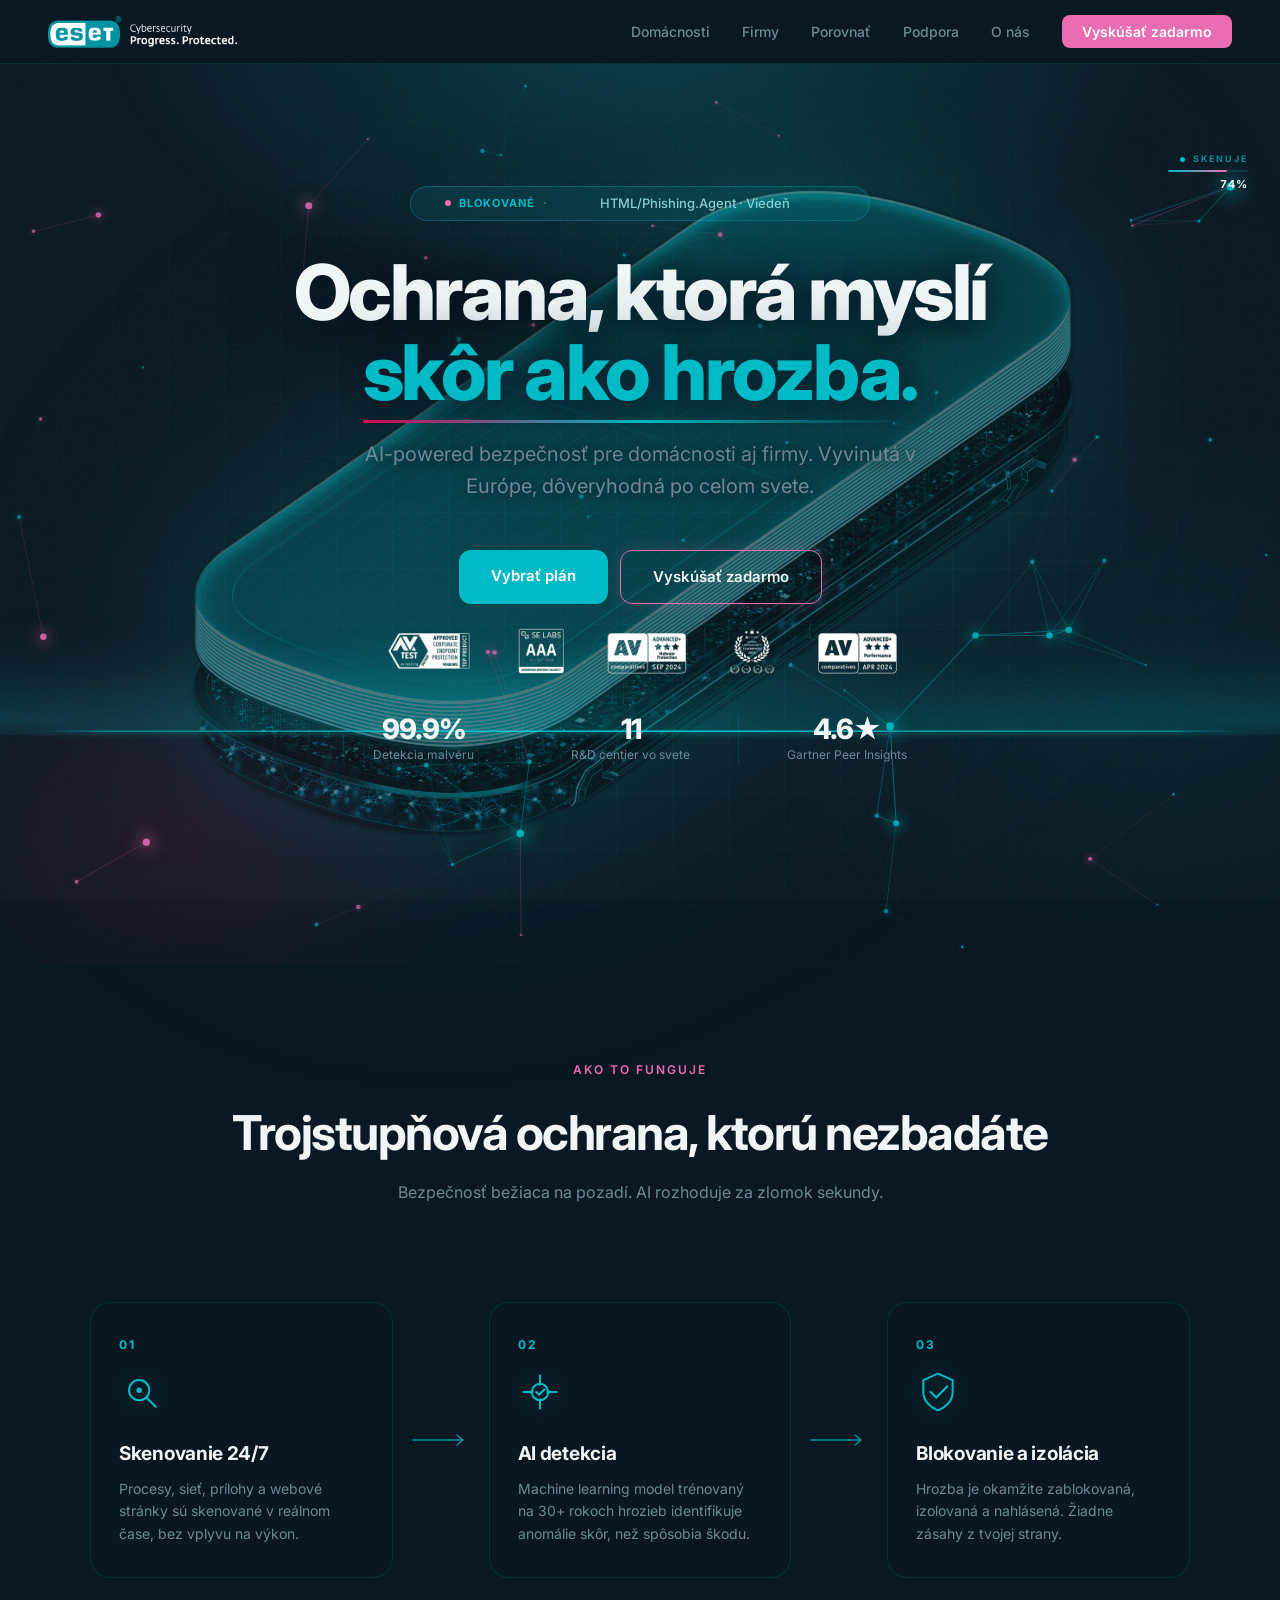
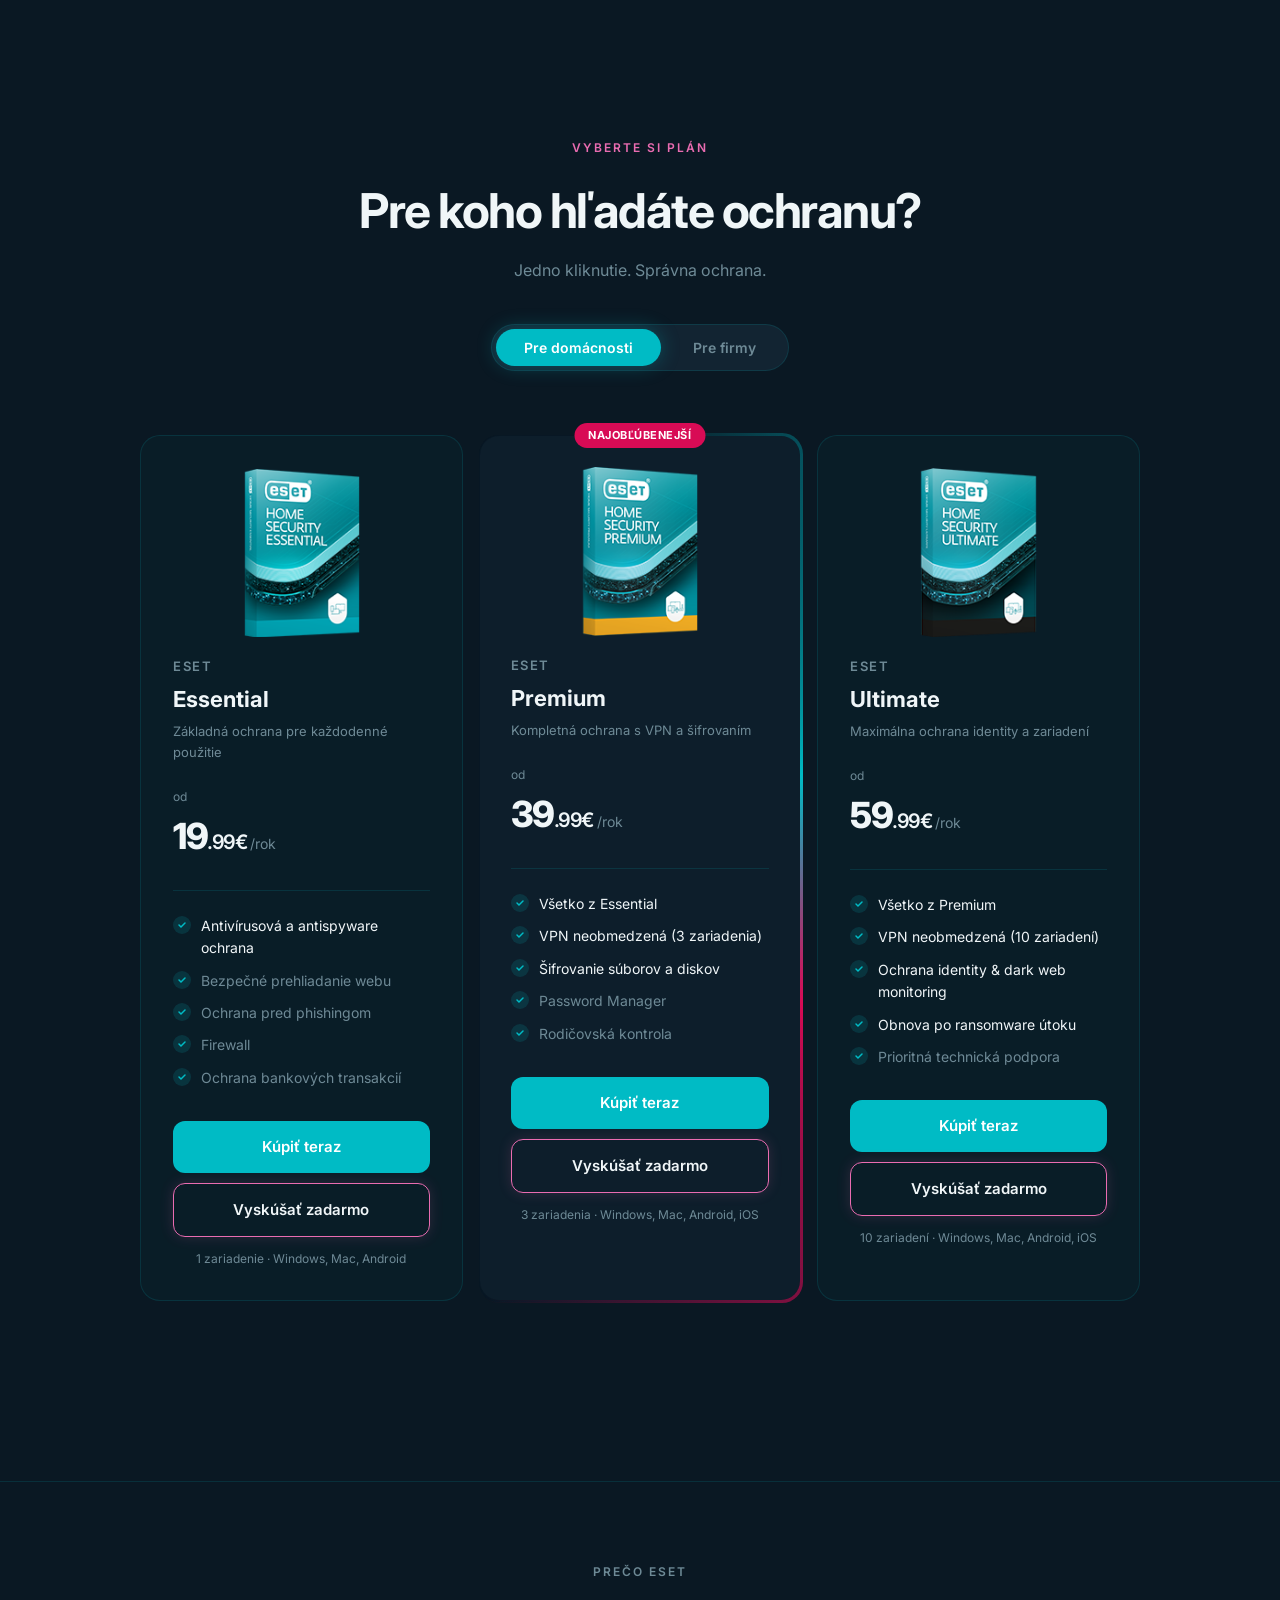
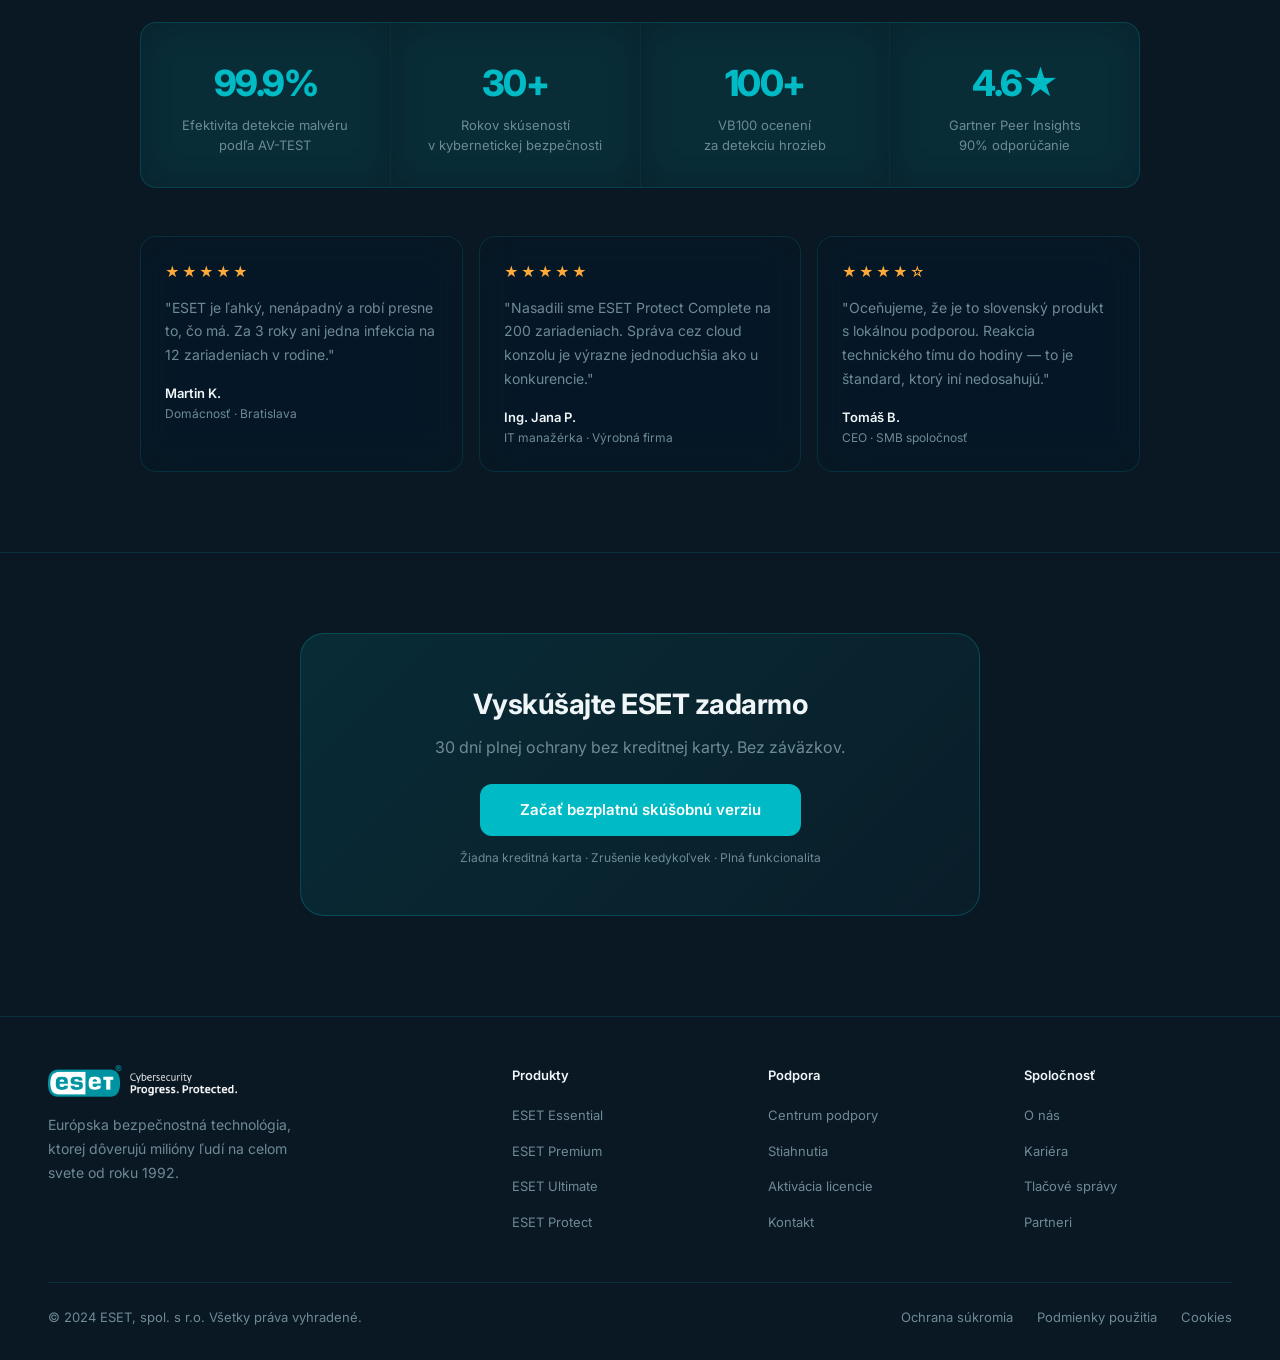
<file: index.html>
<!DOCTYPE html>
<html lang="sk">
<head>
  <meta charset="UTF-8">
  <meta name="viewport" content="width=device-width, initial-scale=1.0">
  <title>ESET — Kybernetická bezpečnosť pre domácnosti aj firmy</title>
  <meta name="description" content="Pokročilá ochrana pred vírusmi, ransomwarom a phishingom. ESET HOME pre rodinu, ESET PROTECT pre firmy. 30 rokov skúseností, 99,9 % detekcia.">
  <meta name="theme-color" content="#0A1823">
  <link rel="canonical" href="https://leumasdam.github.io/eset-segmentation/">

  <!-- Open Graph -->
  <meta property="og:type" content="website">
  <meta property="og:locale" content="sk_SK">
  <meta property="og:site_name" content="ESET">
  <meta property="og:title" content="ESET — Kybernetická bezpečnosť pre domácnosti aj firmy">
  <meta property="og:description" content="Pokročilá ochrana pred vírusmi, ransomwarom a phishingom. 30 rokov skúseností, 99,9 % detekcia.">
  <meta property="og:url" content="https://leumasdam.github.io/eset-segmentation/">
  <meta property="og:image" content="https://leumasdam.github.io/eset-segmentation/eset-logo2.png">

  <!-- Twitter -->
  <meta name="twitter:card" content="summary_large_image">
  <meta name="twitter:title" content="ESET — Kybernetická bezpečnosť">
  <meta name="twitter:description" content="Pokročilá ochrana pred vírusmi, ransomwarom a phishingom. 30 rokov skúseností.">
  <meta name="twitter:image" content="https://leumasdam.github.io/eset-segmentation/eset-logo2.png">

  <link rel="preconnect" href="https://fonts.googleapis.com">
  <link rel="preconnect" href="https://fonts.gstatic.com" crossorigin>
  <link href="https://fonts.googleapis.com/css2?family=Inter:wght@300;400;500;600;700;800&display=swap" rel="stylesheet">
  <link rel="stylesheet" href="eset-redesign.css?v=20260513-fixed100">

  <!-- Structured data -->
  <script type="application/ld+json">
  {
    "@context": "https://schema.org",
    "@graph": [
      {
        "@type": "Organization",
        "@id": "https://leumasdam.github.io/eset-segmentation/#org",
        "name": "ESET",
        "url": "https://leumasdam.github.io/eset-segmentation/",
        "logo": "https://leumasdam.github.io/eset-segmentation/eset-logo2.png",
        "description": "30 rokov na čele kybernetickej bezpečnosti. Antivírus a ochrana pre domácnosti aj firmy."
      },
      {
        "@type": "WebSite",
        "url": "https://leumasdam.github.io/eset-segmentation/",
        "name": "ESET",
        "publisher": { "@id": "https://leumasdam.github.io/eset-segmentation/#org" },
        "inLanguage": "sk"
      },
      {
        "@type": "Product",
        "name": "ESET HOME Security",
        "description": "Antivírus a komplexná ochrana pre domácich používateľov. Tri úrovne: Essential, Premium, Ultimate.",
        "brand": { "@id": "https://leumasdam.github.io/eset-segmentation/#org" },
        "offers": {
          "@type": "AggregateOffer",
          "priceCurrency": "EUR",
          "lowPrice": "39.99",
          "highPrice": "84.99",
          "offerCount": 3
        }
      },
      {
        "@type": "Product",
        "name": "ESET PROTECT",
        "description": "Endpoint security platforma pre firmy. Entry, Advanced, Complete a MDR varianty.",
        "brand": { "@id": "https://leumasdam.github.io/eset-segmentation/#org" },
        "offers": {
          "@type": "AggregateOffer",
          "priceCurrency": "EUR",
          "lowPrice": "2.50",
          "highPrice": "8.90",
          "offerCount": 4
        }
      }
    ]
  }
  </script>

  <!-- Synchronous hash → state. Beží pred prvou paint, takže screenshoty /
       deep-linky vidia správny stav okamžite (bez DOMContentLoaded race). -->
  <script>
    (function () {
      var h = location.hash;
      if (h === '#tab=firmy' || h === '#firmy') document.documentElement.classList.add('hash-firmy');
      else if (h === '#open-contact') document.documentElement.classList.add('hash-contact');
    })();
  </script>
  <style>
    .hash-firmy #tab-domacnosti { display: none !important; }
    .hash-firmy #tab-firmy { display: block !important; }
    .hash-firmy .pill-btn { background: transparent !important; color: var(--text-muted) !important; }
    .hash-firmy .pill-btn[onclick*="firmy"] { background: var(--teal-bright) !important; color: var(--dark) !important; }
    .hash-contact #contactModal { display: flex !important; }
    .hash-contact body { overflow: hidden !important; }
    /* Force reveal elements visible on deep-link (IntersectionObserver
       nemusí stihnúť firnúť pred screenshotom v headless mode). */
    .hash-firmy .reveal, .hash-contact .reveal {
      opacity: 1 !important;
      transform: none !important;
      transition: none !important;
    }
  </style>
</head>
<body>

  <a href="#main" class="skip-link">Preskočiť na obsah</a>

  <!-- GLOBAL AMBIENT ORB LAYER -->
  <div id="ambient">
    <!-- Hero area: teal top-right, crimson bottom-left -->
    <!-- Plans section: centered teal blob -->
    <!-- Trust section: teal left, crimson right -->
    <!-- Bottom / trial banner -->
  </div>

  <!-- NAVBAR -->
  <nav>
    <a href="index.html" class="nav-logo">
      <img src="eset-logo2.png" alt="ESET" style="height:32px; width:auto;">
    </a>
    <ul class="nav-links">
      <li><a href="domacnosti.html" data-track="nav:domacnosti">Domácnosti</a></li>
      <li><a href="firmy.html" data-track="nav:firmy">Firmy</a></li>
      <li><a href="porovnat-baliky.html" data-track="nav:compare">Porovnať</a></li>
      <li><a href="podpora.html" data-track="nav:podpora">Podpora</a></li>
      <li><a href="o-nas.html" data-track="nav:o-nas">O nás</a></li>
      <li><a href="vybrat-plan.html" class="nav-cta" data-track="nav:trial">Vyskúšať zadarmo</a></li>
    </ul>
    <button class="nav-burger" id="navBurger" aria-label="Otvoriť menu" aria-expanded="false">
      <span></span><span></span><span></span>
    </button>
  </nav>
  <ul class="mobile-nav" id="mobileNav">
    <li><a href="domacnosti.html">Domácnosti</a></li>
    <li><a href="firmy.html">Firmy</a></li>
    <li><a href="porovnat-baliky.html">Porovnať</a></li>
    <li><a href="podpora.html">Podpora</a></li>
    <li><a href="o-nas.html">O nás</a></li>
    <li><a href="vybrat-plan.html" class="nav-cta">Vyskúšať zadarmo</a></li>
  </ul>

  <!-- HERO -->
  <section class="hero" id="main" tabindex="-1">
    <div class="hero-bg"></div>
    <picture aria-hidden="true">
      <source media="(max-width: 768px)" srcset="hero-render-mobile.png" width="1400" height="990">
      <img class="hero-render" src="hero-render.png" alt="" width="2400" height="1577" fetchpriority="high" decoding="async">
    </picture>
    <canvas id="hero-canvas"></canvas>
    <div class="hero-grid"></div>

    <!-- Scan HUD -->
    <div class="scan-hud" id="scan-hud">
      <div class="hud-row">
        <span class="hud-dot" id="hud-dot"></span>
        <span class="hud-label" id="hud-label">INICIALIZÁCIA</span>
      </div>
      <div class="hud-bar"><div class="hud-bar-fill" id="hud-fill" style="width:0%"></div></div>
      <div class="hud-row">
        <span class="hud-val" id="hud-val">—</span>
      </div>
    </div>

    <!-- Shield watermark -->
    <svg class="hero-shield" viewBox="0 0 200 230" fill="none" xmlns="http://www.w3.org/2000/svg">
      <path d="M100 4L12 36V108C12 158 52 202 100 226C148 202 188 158 188 108V36L100 4Z"
            stroke="#00BBC5" stroke-width="2" fill="none"/>
      <path d="M100 20L28 48V108C28 150 60 190 100 210C140 190 172 150 172 108V48L100 20Z"
            stroke="#00BBC5" stroke-width="1.5" fill="none" opacity="0.6"/>
      <path d="M100 50L56 68V108C56 136 74 162 100 178C126 162 144 136 144 108V68L100 50Z"
            stroke="#EA6CB1" stroke-width="1" fill="none" opacity="0.5"/>
      <circle cx="100" cy="115" r="22" stroke="#00BBC5" stroke-width="1.5" fill="none" opacity="0.7"/>
      <path d="M88 115L96 123L114 105" stroke="#00BBC5" stroke-width="2" stroke-linecap="round" stroke-linejoin="round"/>
    </svg>

<div class="hero-badge" id="hero-badge">
      <span class="hero-badge-dot"></span>
      <span class="ticker-status">BLOKOVANÉ</span>
      <span class="ticker-sep">·</span>
      <span class="ticker-text" id="ticker-text">Trojan.Win32.Generic · Berlín</span>
    </div>

    <h1>
      Ochrana, ktorá myslí<br>
      <span class="accent">skôr ako hrozba.</span>
    </h1>

    <p class="hero-sub">
      AI-powered bezpečnosť pre domácnosti aj firmy. Vyvinutá v Európe, dôveryhodná po celom svete.
    </p>

    <div class="hero-ctas">
      <a href="#plans" class="btn-hero-primary" data-track="hero:choose-plan">Vybrať plán</a>
      <a href="vybrat-plan.html" class="btn-hero-secondary" data-track="hero:trial">Vyskúšať zadarmo</a>
    </div>

    <!-- Ghost spacer — preserves the centered-group height that badges+stats used to fill -->
    <div class="hero-flex-spacer" aria-hidden="true"></div>

    <!-- Awards + stats — pinned lower in hero (absolute, doesn't stretch hero or move main) -->
    <div class="hero-bottom-bar">
      <div class="hero-badges">
        <img src="eset-badges.png"
             alt="AV-TEST · SE Labs AAA · AV-Comparatives Advanced+ · Canalys Champion"
             class="hero-badges-img"
             width="1298" height="192"
             loading="lazy" decoding="async">
      </div>

      <div class="hero-stats">
        <div class="stat">
          <div class="stat-num" data-target="99.9" data-suffix="%" data-decimals="1">0%</div>
          <div class="stat-label">Detekcia malvéru</div>
        </div>
        <div class="stat-divider"></div>
        <div class="stat">
          <div class="stat-num" data-target="11">0</div>
          <div class="stat-label">R&amp;D centier vo svete</div>
        </div>
        <div class="stat-divider"></div>
        <div class="stat">
          <div class="stat-num" data-target="4.6" data-suffix="★" data-decimals="1">0★</div>
          <div class="stat-label">Gartner Peer Insights</div>
        </div>
      </div>
    </div>
  </section>

  <div class="section-glow-divider"></div>

  <!-- HOW IT PROTECTS — 3-step explainer -->
  <section class="how-section">
    <span class="section-label reveal">Ako to funguje</span>
    <h2 class="section-title reveal">Trojstupňová ochrana, ktorú nezbadáte</h2>
    <p class="section-sub reveal">Bezpečnosť bežiaca na pozadí. AI rozhoduje za zlomok sekundy.</p>

    <div class="how-steps">
      <div class="how-step reveal">
        <div class="how-step-num">01</div>
        <svg class="how-step-icon" viewBox="0 0 48 48" fill="none" xmlns="http://www.w3.org/2000/svg">
          <circle cx="22" cy="22" r="11" stroke="currentColor" stroke-width="2.2"/>
          <path d="M30 30L40 40" stroke="currentColor" stroke-width="2.2" stroke-linecap="round"/>
          <circle cx="22" cy="22" r="3" fill="currentColor"/>
        </svg>
        <h3 class="how-step-title">Skenovanie 24/7</h3>
        <p class="how-step-desc">Procesy, sieť, prílohy a webové stránky sú skenované v reálnom čase, bez vplyvu na výkon.</p>
      </div>

      <div class="how-step-arrow reveal" aria-hidden="true">
        <svg viewBox="0 0 60 12" fill="none" xmlns="http://www.w3.org/2000/svg">
          <path d="M2 6 L52 6 M46 1 L52 6 L46 11" stroke="currentColor" stroke-width="1.4" stroke-linecap="round" stroke-linejoin="round"/>
        </svg>
      </div>

      <div class="how-step reveal">
        <div class="how-step-num">02</div>
        <svg class="how-step-icon" viewBox="0 0 48 48" fill="none" xmlns="http://www.w3.org/2000/svg">
          <path d="M24 6 L24 16 M24 32 L24 42 M6 24 L16 24 M32 24 L42 24" stroke="currentColor" stroke-width="2.2" stroke-linecap="round"/>
          <circle cx="24" cy="24" r="9" stroke="currentColor" stroke-width="2.2"/>
          <path d="M20 24 L23 27 L29 21" stroke="currentColor" stroke-width="2.2" stroke-linecap="round" stroke-linejoin="round"/>
        </svg>
        <h3 class="how-step-title">AI detekcia</h3>
        <p class="how-step-desc">Machine learning model trénovaný na 30+ rokoch hrozieb identifikuje anomálie skôr, než spôsobia škodu.</p>
      </div>

      <div class="how-step-arrow reveal" aria-hidden="true">
        <svg viewBox="0 0 60 12" fill="none" xmlns="http://www.w3.org/2000/svg">
          <path d="M2 6 L52 6 M46 1 L52 6 L46 11" stroke="currentColor" stroke-width="1.4" stroke-linecap="round" stroke-linejoin="round"/>
        </svg>
      </div>

      <div class="how-step reveal">
        <div class="how-step-num">03</div>
        <svg class="how-step-icon" viewBox="0 0 48 48" fill="none" xmlns="http://www.w3.org/2000/svg">
          <path d="M24 4 L40 11 V24 C40 33 33 40 24 44 C15 40 8 33 8 24 V11 L24 4 Z" stroke="currentColor" stroke-width="2.2" stroke-linejoin="round"/>
          <path d="M16 24 L22 30 L34 18" stroke="currentColor" stroke-width="2.4" stroke-linecap="round" stroke-linejoin="round"/>
        </svg>
        <h3 class="how-step-title">Blokovanie a izolácia</h3>
        <p class="how-step-desc">Hrozba je okamžite zablokovaná, izolovaná a nahlásená. Žiadne zásahy z tvojej strany.</p>
      </div>
    </div>
  </section>

  <div class="section-glow-divider"></div>

  <!-- SWITCHER + PRODUCTS -->
  <section id="plans" class="switcher-section" style="position:relative;overflow:hidden;">

    <span class="section-label">Vyberte si plán</span>
    <h2 class="section-title reveal">Pre koho hľadáte ochranu?</h2>
    <p class="section-sub">Jedno kliknutie. Správna ochrana.</p>

    <div class="pill-switcher">
      <button class="pill-btn active" onclick="switchTab('domacnosti', this)">Pre domácnosti</button>
      <button class="pill-btn" onclick="switchTab('firmy', this)">Pre firmy</button>
    </div>
  </section>

  <section class="products-section">

    <!-- DOMÁCNOSTI -->
    <div id="tab-domacnosti" class="tab-content active">
      <div class="cards-grid">

        <div class="card reveal">
          <img class="card-box" src="box-essential.png" alt="ESET HOME Security Essential" loading="lazy">
          <div class="card-name">ESET</div>
          <div class="card-product">Essential</div>
          <div class="card-tagline">Základná ochrana pre každodenné použitie</div>
          <div class="card-price">
            <div class="price-label">od</div>
            <span class="price-amount">19<small style="font-size:20px;font-weight:600">.99€</small></span>
            <span class="price-period">/rok</span>
          </div>
          <div class="card-divider"></div>
          <ul class="feature-list">
            <li class="highlight">
              <span class="check"><svg viewBox="0 0 10 10" fill="none"><path d="M2 5l2 2 4-4" stroke="#00BBC5" stroke-width="1.5" stroke-linecap="round"/></svg></span>
              Antivírusová a antispyware ochrana
            </li>
            <li>
              <span class="check"><svg viewBox="0 0 10 10" fill="none"><path d="M2 5l2 2 4-4" stroke="#00BBC5" stroke-width="1.5" stroke-linecap="round"/></svg></span>
              Bezpečné prehliadanie webu
            </li>
            <li>
              <span class="check"><svg viewBox="0 0 10 10" fill="none"><path d="M2 5l2 2 4-4" stroke="#00BBC5" stroke-width="1.5" stroke-linecap="round"/></svg></span>
              Ochrana pred phishingom
            </li>
            <li>
              <span class="check"><svg viewBox="0 0 10 10" fill="none"><path d="M2 5l2 2 4-4" stroke="#00BBC5" stroke-width="1.5" stroke-linecap="round"/></svg></span>
              Firewall
            </li>
            <li>
              <span class="check"><svg viewBox="0 0 10 10" fill="none"><path d="M2 5l2 2 4-4" stroke="#00BBC5" stroke-width="1.5" stroke-linecap="round"/></svg></span>
              Ochrana bankových transakcií
            </li>
          </ul>
          <a href="#" class="btn-primary" data-track="pricing:essential:buy">Kúpiť teraz</a>
          <a href="vybrat-plan.html" class="btn-secondary" data-track="pricing:essential:trial">Vyskúšať zadarmo</a>
          <div class="devices-info">1 zariadenie · Windows, Mac, Android</div>
        </div>

        <div class="card featured reveal">
          <div class="card-badge">NAJOBĽÚBENEJŠÍ</div>
          <img class="card-box" src="box-premium.png" alt="ESET HOME Security Premium" loading="lazy">
          <div class="card-name">ESET</div>
          <div class="card-product">Premium</div>
          <div class="card-tagline">Kompletná ochrana s VPN a šifrovaním</div>
          <div class="card-price">
            <div class="price-label">od</div>
            <span class="price-amount">39<small style="font-size:20px;font-weight:600">.99€</small></span>
            <span class="price-period">/rok</span>
          </div>
          <div class="card-divider"></div>
          <ul class="feature-list">
            <li class="highlight">
              <span class="check"><svg viewBox="0 0 10 10" fill="none"><path d="M2 5l2 2 4-4" stroke="#00BBC5" stroke-width="1.5" stroke-linecap="round"/></svg></span>
              Všetko z Essential
            </li>
            <li class="highlight">
              <span class="check"><svg viewBox="0 0 10 10" fill="none"><path d="M2 5l2 2 4-4" stroke="#00BBC5" stroke-width="1.5" stroke-linecap="round"/></svg></span>
              VPN neobmedzená (3 zariadenia)
            </li>
            <li class="highlight">
              <span class="check"><svg viewBox="0 0 10 10" fill="none"><path d="M2 5l2 2 4-4" stroke="#00BBC5" stroke-width="1.5" stroke-linecap="round"/></svg></span>
              Šifrovanie súborov a diskov
            </li>
            <li>
              <span class="check"><svg viewBox="0 0 10 10" fill="none"><path d="M2 5l2 2 4-4" stroke="#00BBC5" stroke-width="1.5" stroke-linecap="round"/></svg></span>
              Password Manager
            </li>
            <li>
              <span class="check"><svg viewBox="0 0 10 10" fill="none"><path d="M2 5l2 2 4-4" stroke="#00BBC5" stroke-width="1.5" stroke-linecap="round"/></svg></span>
              Rodičovská kontrola
            </li>
          </ul>
          <a href="#" class="btn-primary" data-track="pricing:premium:buy">Kúpiť teraz</a>
          <a href="vybrat-plan.html" class="btn-secondary" data-track="pricing:premium:trial">Vyskúšať zadarmo</a>
          <div class="devices-info">3 zariadenia · Windows, Mac, Android, iOS</div>
        </div>

        <div class="card reveal">
          <img class="card-box" src="box-ultimate.png" alt="ESET HOME Security Ultimate" loading="lazy">
          <div class="card-name">ESET</div>
          <div class="card-product">Ultimate</div>
          <div class="card-tagline">Maximálna ochrana identity a zariadení</div>
          <div class="card-price">
            <div class="price-label">od</div>
            <span class="price-amount">59<small style="font-size:20px;font-weight:600">.99€</small></span>
            <span class="price-period">/rok</span>
          </div>
          <div class="card-divider"></div>
          <ul class="feature-list">
            <li class="highlight">
              <span class="check"><svg viewBox="0 0 10 10" fill="none"><path d="M2 5l2 2 4-4" stroke="#00BBC5" stroke-width="1.5" stroke-linecap="round"/></svg></span>
              Všetko z Premium
            </li>
            <li class="highlight">
              <span class="check"><svg viewBox="0 0 10 10" fill="none"><path d="M2 5l2 2 4-4" stroke="#00BBC5" stroke-width="1.5" stroke-linecap="round"/></svg></span>
              VPN neobmedzená (10 zariadení)
            </li>
            <li class="highlight">
              <span class="check"><svg viewBox="0 0 10 10" fill="none"><path d="M2 5l2 2 4-4" stroke="#00BBC5" stroke-width="1.5" stroke-linecap="round"/></svg></span>
              Ochrana identity &amp; dark web monitoring
            </li>
            <li class="highlight">
              <span class="check"><svg viewBox="0 0 10 10" fill="none"><path d="M2 5l2 2 4-4" stroke="#00BBC5" stroke-width="1.5" stroke-linecap="round"/></svg></span>
              Obnova po ransomware útoku
            </li>
            <li>
              <span class="check"><svg viewBox="0 0 10 10" fill="none"><path d="M2 5l2 2 4-4" stroke="#00BBC5" stroke-width="1.5" stroke-linecap="round"/></svg></span>
              Prioritná technická podpora
            </li>
          </ul>
          <a href="#" class="btn-primary" data-track="pricing:ultimate:buy">Kúpiť teraz</a>
          <a href="vybrat-plan.html" class="btn-secondary" data-track="pricing:ultimate:trial">Vyskúšať zadarmo</a>
          <div class="devices-info">10 zariadení · Windows, Mac, Android, iOS</div>
        </div>

      </div>
    </div>

    <!-- FIRMY -->
    <div id="tab-firmy" class="tab-content">
      <div class="business-guide">

        <div class="guide-header">
          <h3>Nájdeme riešenie pre vaše potreby</h3>
          <p>Od malých firiem po enterprise organizácie — ESET PROTECT platformu škálujeme podľa vás.</p>
        </div>

        <div class="biz-selector reveal" id="bizSelector">

          <div class="bs-progress" role="tablist" aria-label="Postup výberu">
            <button type="button" class="bs-dot is-active" data-step="0" aria-label="Krok 1: Veľkosť firmy"><span>1</span></button>
            <span class="bs-line"></span>
            <button type="button" class="bs-dot" data-step="1" aria-label="Krok 2: Čo chrániť"><span>2</span></button>
            <span class="bs-line"></span>
            <button type="button" class="bs-dot" data-step="2" aria-label="Krok 3: Riadenie IT"><span>3</span></button>
            <span class="bs-line"></span>
            <button type="button" class="bs-dot bs-dot-result" data-step="3" aria-label="Vaše riešenie">★</button>
          </div>
          <div class="bs-progress-labels" aria-hidden="true">
            <span>Veľkosť</span><span>Ochrana</span><span>IT</span><span>Riešenie</span>
          </div>

          <!-- Step 1: Size -->
          <div class="bs-step is-active" data-step="0">
            <div class="bs-eyebrow">Krok 1 / 3</div>
            <h4 class="bs-title">Aká veľká je vaša firma?</h4>
            <p class="bs-hint">Cena rastie len s počtom zariadení, ktoré skutočne chcete chrániť.</p>
            <div class="bs-options bs-options-3">
              <button type="button" class="bs-option" data-key="size" data-value="small">
                <span class="bs-opt-head">1–25</span>
                <span class="bs-opt-sub">zariadení</span>
                <span class="bs-opt-desc">Malá firma, startup</span>
              </button>
              <button type="button" class="bs-option" data-key="size" data-value="mid">
                <span class="bs-opt-head">26–250</span>
                <span class="bs-opt-sub">zariadení</span>
                <span class="bs-opt-desc">Stredná firma</span>
              </button>
              <button type="button" class="bs-option" data-key="size" data-value="enterprise">
                <span class="bs-opt-head">250+</span>
                <span class="bs-opt-sub">zariadení</span>
                <span class="bs-opt-desc">Enterprise / korporát</span>
              </button>
            </div>
          </div>

          <!-- Step 2: Scope (multi) -->
          <div class="bs-step" data-step="1">
            <div class="bs-eyebrow">Krok 2 / 3</div>
            <h4 class="bs-title">Čo chcete chrániť?</h4>
            <p class="bs-hint">Označte všetko, čo platí — môžete vybrať viacero.</p>
            <div class="bs-chips">
              <button type="button" class="bs-chip is-locked is-selected" data-key="scope" data-value="endpoint" aria-pressed="true" disabled>
                Endpointy <span class="bs-chip-meta">vždy zahrnuté</span>
              </button>
              <button type="button" class="bs-chip" data-key="scope" data-value="server" aria-pressed="false">Servery</button>
              <button type="button" class="bs-chip" data-key="scope" data-value="email" aria-pressed="false">Email</button>
              <button type="button" class="bs-chip" data-key="scope" data-value="cloud" aria-pressed="false">Cloud (M365, GWS)</button>
            </div>
            <div class="bs-actions">
              <button type="button" class="bs-back" data-back>← Späť</button>
              <button type="button" class="bs-next" data-next>Pokračovať →</button>
            </div>
          </div>

          <!-- Step 3: IT capacity -->
          <div class="bs-step" data-step="2">
            <div class="bs-eyebrow">Krok 3 / 3</div>
            <h4 class="bs-title">Ako riadite IT bezpečnosť?</h4>
            <p class="bs-hint">Určí, či potrebujete len nástroje, alebo aj ľudí, ktorí ich obsluhujú.</p>
            <div class="bs-options bs-options-3">
              <button type="button" class="bs-option" data-key="it" data-value="self">
                <span class="bs-opt-head">Vlastný IT tím</span>
                <span class="bs-opt-desc">Spravíme si to sami</span>
              </button>
              <button type="button" class="bs-option" data-key="it" data-value="support">
                <span class="bs-opt-head">IT + občasná pomoc</span>
                <span class="bs-opt-desc">Niekedy potrebujeme expertízu</span>
              </button>
              <button type="button" class="bs-option" data-key="it" data-value="mdr">
                <span class="bs-opt-head">Spravujte to za nás</span>
                <span class="bs-opt-desc">24/7 SOC + monitoring</span>
              </button>
            </div>
          </div>

          <!-- Result -->
          <div class="bs-step bs-step-result" data-step="3">
            <div class="bs-result">
              <div class="bs-result-eyebrow">★ Odporúčame pre vás</div>
              <h4 class="bs-result-title" data-result="title">ESET PROTECT Advanced</h4>
              <div class="bs-result-price"><strong data-result="price">od 4,20 €</strong> / zariadenie / mesiac</div>
              <p class="bs-result-desc" data-result="desc"></p>
              <ul class="bs-result-features" data-result="features"></ul>
              <div class="bs-result-ctas">
                <a href="vybrat-plan.html" class="btn-primary" data-track="biz-selector:trial">Vyskúšať 30 dní zadarmo</a>
                <a href="#" data-open-contact data-track="biz-selector:contact" class="btn-secondary">Kontaktovať konzultanta</a>
              </div>
              <div class="bs-result-alts">
                <span class="bs-alts-label">Alternatívy:</span>
                <span data-result="alts"></span>
                <a href="porovnat-baliky.html#firmy" class="bs-compare-link">Porovnať všetky balíky →</a>
              </div>
              <button type="button" class="bs-restart" data-restart>↺ Začať odznova</button>
            </div>
          </div>

        </div>

      </div>
    </div>

  </section>

  <div class="section-glow-divider"></div>

  <!-- TRUST SECTION -->
  <section class="trust-section">

    <div class="trust-inner">
      <p class="trust-label">Prečo ESET</p>

      <div class="trust-grid">
        <div class="trust-item reveal">
          <div class="trust-num" data-target="99.9" data-suffix="%" data-decimals="1">0%</div>
          <div class="trust-desc">Efektivita detekcie malvéru<br>podľa AV-TEST</div>
        </div>
        <div class="trust-item reveal">
          <div class="trust-num" data-target="30" data-suffix="+">0+</div>
          <div class="trust-desc">Rokov skúseností<br>v kybernetickej bezpečnosti</div>
        </div>
        <div class="trust-item reveal">
          <div class="trust-num" data-target="100" data-suffix="+">0+</div>
          <div class="trust-desc">VB100 ocenení<br>za detekciu hrozieb</div>
        </div>
        <div class="trust-item reveal">
          <div class="trust-num" data-target="4.6" data-suffix="★" data-decimals="1">0★</div>
          <div class="trust-desc">Gartner Peer Insights<br>90% odporúčanie</div>
        </div>
      </div>

      <div class="review-cards">
        <div class="review-card reveal">
          <div class="review-stars">★★★★★</div>
          <div class="review-text">"ESET je ľahký, nenápadný a robí presne to, čo má. Za 3 roky ani jedna infekcia na 12 zariadeniach v rodine."</div>
          <div class="review-author">Martin K.</div>
          <div class="review-role">Domácnosť · Bratislava</div>
        </div>
        <div class="review-card reveal">
          <div class="review-stars">★★★★★</div>
          <div class="review-text">"Nasadili sme ESET Protect Complete na 200 zariadeniach. Správa cez cloud konzolu je výrazne jednoduchšia ako u konkurencie."</div>
          <div class="review-author">Ing. Jana P.</div>
          <div class="review-role">IT manažérka · Výrobná firma</div>
        </div>
        <div class="review-card reveal">
          <div class="review-stars">★★★★☆</div>
          <div class="review-text">"Oceňujeme, že je to slovenský produkt s lokálnou podporou. Reakcia technického tímu do hodiny — to je štandard, ktorý iní nedosahujú."</div>
          <div class="review-author">Tomáš B.</div>
          <div class="review-role">CEO · SMB spoločnosť</div>
        </div>
      </div>
    </div>
  </section>

  <div class="section-glow-divider"></div>

  <!-- FREE TRIAL BANNER -->
  <div class="trial-wrap" style="position:relative;overflow:hidden;">

    <div class="trial-banner">
      <h3>Vyskúšajte ESET zadarmo</h3>
      <p>30 dní plnej ochrany bez kreditnej karty. Bez záväzkov.</p>
      <a href="vybrat-plan.html" class="btn-primary" data-track="trial-banner:start">Začať bezplatnú skúšobnú verziu</a>
      <div class="trial-note">Žiadna kreditná karta · Zrušenie kedykoľvek · Plná funkcionalita</div>
    </div>
  </div>

  <!-- FOOTER -->
  <footer>
    <div class="footer-top">
      <div class="footer-brand">
        <a href="#" class="nav-logo">
          <img src="eset-logo2.png" alt="ESET" style="height:32px; width:auto;">
        </a>
        <p>Európska bezpečnostná technológia, ktorej dôverujú milióny ľudí na celom svete od roku 1992.</p>
      </div>
      <div class="footer-col">
        <h4>Produkty</h4>
        <ul>
          <li><a href="#">ESET Essential</a></li>
          <li><a href="#">ESET Premium</a></li>
          <li><a href="#">ESET Ultimate</a></li>
          <li><a href="#">ESET Protect</a></li>
        </ul>
      </div>
      <div class="footer-col">
        <h4>Podpora</h4>
        <ul>
          <li><a href="#">Centrum podpory</a></li>
          <li><a href="#">Stiahnutia</a></li>
          <li><a href="#">Aktivácia licencie</a></li>
          <li><a href="#" data-open-contact>Kontakt</a></li>
        </ul>
      </div>
      <div class="footer-col">
        <h4>Spoločnosť</h4>
        <ul>
          <li><a href="#">O nás</a></li>
          <li><a href="#">Kariéra</a></li>
          <li><a href="#">Tlačové správy</a></li>
          <li><a href="#">Partneri</a></li>
        </ul>
      </div>
    </div>
    <div class="footer-bottom">
      <span>© 2024 ESET, spol. s r.o. Všetky práva vyhradené.</span>
      <div style="display:flex; gap:24px;">
        <a href="#">Ochrana súkromia</a>
        <a href="#">Podmienky použitia</a>
        <a href="#">Cookies</a>
      </div>
    </div>
  </footer>

  <script>
    /* Analytics scaffolding — pripravené pre GA4 / Plausible / Segment.
       Použitie: pridaj data-track="event:name" na akýkoľvek <a>/<button>.
       Manuálne: window.track('event-name', { extra: 'props' }). */
    window.track = function (name, props) {
      const payload = props || {};
      if (window.dataLayer) window.dataLayer.push({ event: name, ...payload });
      if (typeof window.plausible === 'function') window.plausible(name, { props: payload });
      if (location.hostname === 'localhost' || location.hostname.startsWith('127.') || location.protocol === 'file:') {
        console.log('[track]', name, payload);
      }
    };
    document.addEventListener('click', (e) => {
      const el = e.target.closest('[data-track]');
      if (!el) return;
      window.track(el.dataset.track, {
        href: el.getAttribute('href') || null,
        text: (el.textContent || '').trim().slice(0, 60)
      });
    });

    function switchTab(tab, btn) {
      document.querySelectorAll('.tab-content').forEach(el => el.classList.remove('active'));
      document.querySelectorAll('.pill-btn').forEach(el => el.classList.remove('active'));
      document.getElementById('tab-' + tab).classList.add('active');
      btn.classList.add('active');
      if (window.track) window.track('pill-switcher:select', { tab });
    }

    /* Deep-link triggers: visual state už nastavený inline scriptom v <head>.
       (scroll bol odstránený lebo robil problémy v headless screenshot capture
        a deep-link návštevník vidí stránku od hero čo je tiež OK.) */

    /* Burger toggle */
    (function () {
      var burger = document.getElementById('navBurger');
      var menu   = document.getElementById('mobileNav');
      if (!burger || !menu) return;
      burger.addEventListener('click', function () {
        var open = menu.classList.toggle('open');
        burger.setAttribute('aria-expanded', open ? 'true' : 'false');
      });
      menu.querySelectorAll('a').forEach(function (a) {
        a.addEventListener('click', function () {
          menu.classList.remove('open');
          burger.setAttribute('aria-expanded', 'false');
        });
      });
      document.addEventListener('click', function (e) {
        if (!burger.contains(e.target) && !menu.contains(e.target)) {
          menu.classList.remove('open');
          burger.setAttribute('aria-expanded', 'false');
        }
      });
    })();

    /* ── HERO PARTICLE NETWORK + SCAN ── */
    (function () {
      const canvas = document.getElementById('hero-canvas');
      const ctx    = canvas.getContext('2d');

      const hudLabel = document.getElementById('hud-label');
      const hudVal   = document.getElementById('hud-val');
      const hudFill  = document.getElementById('hud-fill');
      const hudDot   = document.getElementById('hud-dot');

      let W, H, particles;
      const COLORS         = ['#00BBC5','#00BBC5','#00BBC5','#0095A1','#EA6CB1','#EA6CB1'];
      const reducedMotion  = window.matchMedia('(prefers-reduced-motion: reduce)').matches;
      const isMobile       = window.innerWidth < 768;
      const COUNT          = reducedMotion ? 0 : (isMobile ? 36 : 68);
      const LINK_DIST      = isMobile ? 110 : 128;
      const SPEED          = 0.26;
      const SCAN_DUR       = 6500;  // ms per sweep
      const HOLD_DUR       = 1800;  // ms to hold "BEZPEČNÉ" at bottom
      const POINTER_RADIUS = 150;   // px around cursor that lights particles
      let   scanStart = performance.now();
      let   mx = -9999, my = -9999;
      let   visible = true;

      function resize() {
        W = canvas.width  = canvas.offsetWidth;
        H = canvas.height = canvas.offsetHeight;
      }

      function makeParticle() {
        const color = COLORS[Math.floor(Math.random() * COLORS.length)];
        return { x: Math.random()*W, y: Math.random()*H,
                 vx:(Math.random()-.5)*SPEED, vy:(Math.random()-.5)*SPEED,
                 r: Math.random()*1.5+0.9, color, pulse:0 };
      }

      function init() { resize(); particles = Array.from({length:COUNT}, makeParticle); }

      /* ── HUD update ── */
      function updateHUD(progress) {
        const pct = Math.min(100, Math.round(progress * 100));
        hudFill.style.width = pct + '%';

        if (progress < 0.04) {
          hudLabel.textContent = 'INICIALIZÁCIA';
          hudLabel.className   = 'hud-label';
          hudVal.textContent   = '—';
          hudDot.className     = 'hud-dot';
        } else if (progress < 0.96) {
          hudLabel.textContent = 'SKENUJE';
          hudLabel.className   = 'hud-label';
          hudVal.textContent   = pct + '%';
          hudDot.className     = 'hud-dot';
        } else {
          hudLabel.textContent = 'BEZPEČNÉ';
          hudLabel.className   = 'hud-label safe';
          hudVal.textContent   = '0 HROZIEB';
          hudDot.className     = 'hud-dot safe';
        }
      }

      /* ── DRAW ── */
      function draw(now) {
        ctx.clearRect(0, 0, W, H);

        /* scan position */
        const elapsed  = (now - scanStart) % (SCAN_DUR + HOLD_DUR);
        const scanProg = Math.min(1, elapsed / SCAN_DUR);
        const scanY    = scanProg * (H + 20) - 10;

        updateHUD(scanProg);

        /* ── beam glow zone (above the line) — visible scan line + ticks
              removed; only the soft glow band is kept so particles still
              get a subtle hint of the scan moving through ── */
        if (scanProg < 1) {
          /* glow trail above the line */
          const beamH = 120;
          const beam  = ctx.createLinearGradient(0, scanY - beamH, 0, scanY + 4);
          beam.addColorStop(0,    'transparent');
          beam.addColorStop(0.5,  'rgba(0,187,197,0.06)');
          beam.addColorStop(0.88, 'rgba(0,187,197,0.18)');
          beam.addColorStop(1,    'rgba(0,187,197,0.08)');
          ctx.fillStyle = beam;
          ctx.fillRect(0, scanY - beamH, W, beamH + 4);

          /* sharp scan line */
          const lineGrad = ctx.createLinearGradient(0, 0, W, 0);
          lineGrad.addColorStop(0,    'transparent');
          lineGrad.addColorStop(0.08, 'rgba(0,187,197,0.55)');
          lineGrad.addColorStop(0.5,  'rgba(0,221,229,0.90)');
          lineGrad.addColorStop(0.92, 'rgba(0,187,197,0.55)');
          lineGrad.addColorStop(1,    'transparent');
          ctx.save();
          ctx.shadowColor = '#00BBC5';
          ctx.shadowBlur  = 8;
          ctx.beginPath();
          ctx.moveTo(0, scanY);
          ctx.lineTo(W, scanY);
          ctx.strokeStyle = lineGrad;
          ctx.lineWidth   = 1.5;
          ctx.stroke();
          ctx.restore();
        }

        /* ── particle pulse: scan-beam + cursor proximity ── */
        for (const p of particles) {
          let target = 0;

          // beam zone
          const dist = p.y - scanY;
          if (dist > -8 && dist < 40) {
            target = Math.max(target, 1 - Math.abs(dist) / 48);
          }

          // cursor zone
          const dxm = p.x - mx, dym = p.y - my;
          const dm  = Math.sqrt(dxm*dxm + dym*dym);
          if (dm < POINTER_RADIUS) {
            target = Math.max(target, 1 - dm / POINTER_RADIUS);
          }

          p.pulse = (target > p.pulse)
            ? target
            : Math.max(0, p.pulse - 0.04);
        }

        /* ── links ── */
        for (let i = 0; i < particles.length; i++) {
          for (let j = i+1; j < particles.length; j++) {
            const a = particles[i], b = particles[j];
            const dx = a.x-b.x, dy = a.y-b.y;
            const d  = Math.sqrt(dx*dx + dy*dy);
            if (d < LINK_DIST) {
              const base  = (1 - d/LINK_DIST) * 0.2;
              const boost = (a.pulse + b.pulse) * 0.25;
              const alpha = base + boost;
              const isRose = a.color==='#EA6CB1' || b.color==='#EA6CB1';
              ctx.beginPath();
              ctx.moveTo(a.x,a.y); ctx.lineTo(b.x,b.y);
              ctx.strokeStyle = isRose
                ? `rgba(234,108,177,${alpha})`
                : `rgba(0,187,197,${alpha})`;
              ctx.lineWidth = 0.8 + boost * 0.6;
              ctx.stroke();
            }
          }
        }

        /* ── dots ── */
        for (const p of particles) {
          const isRose = p.color === '#EA6CB1';
          const r      = p.r + p.pulse * 2.5;
          const baseA  = isRose ? 0.65 : 0.60;
          const alpha  = baseA + p.pulse * 0.35;

          /* glow halo */
          const glowR = r * (5 + p.pulse * 4);
          const g = ctx.createRadialGradient(p.x,p.y,0, p.x,p.y,glowR);
          g.addColorStop(0, isRose ? `rgba(234,108,177,${0.10+p.pulse*0.18})`
                                   : `rgba(0,187,197,${0.10+p.pulse*0.18})`);
          g.addColorStop(1, 'transparent');
          ctx.beginPath();
          ctx.arc(p.x, p.y, glowR, 0, Math.PI*2);
          ctx.fillStyle = g; ctx.fill();

          /* core dot */
          ctx.beginPath();
          ctx.arc(p.x, p.y, r, 0, Math.PI*2);
          ctx.fillStyle = isRose ? `rgba(234,108,177,${alpha})` : `rgba(0,187,197,${alpha})`;
          ctx.fill();
        }
      }

      function update() {
        for (const p of particles) {
          p.x += p.vx; p.y += p.vy;
          if (p.x < 0 || p.x > W) p.vx *= -1;
          if (p.y < 0 || p.y > H) p.vy *= -1;
        }
      }

      function loop(now) {
        if (visible) { update(); draw(now); }
        requestAnimationFrame(loop);
      }

      window.addEventListener('resize', resize);

      /* ── pointer tracking on hero (lights particles around cursor / tap) ── */
      const heroEl = document.querySelector('.hero');
      let clearTimer = null;

      function setPointer(e) {
        if (clearTimer) { clearTimeout(clearTimer); clearTimer = null; }
        const r = canvas.getBoundingClientRect();
        mx = e.clientX - r.left;
        my = e.clientY - r.top;
      }

      function clearPointer() {
        clearTimer = setTimeout(() => { mx = -9999; my = -9999; }, 600);
      }

      heroEl.addEventListener('pointermove',  setPointer);
      heroEl.addEventListener('pointerdown',  setPointer);
      heroEl.addEventListener('pointerup',    clearPointer);
      heroEl.addEventListener('pointercancel',clearPointer);
      heroEl.addEventListener('pointerleave', clearPointer);

      /* iOS Safari fallback — touch events */
      function setTouch(e) {
        if (clearTimer) { clearTimeout(clearTimer); clearTimer = null; }
        const t = e.touches[0];
        if (!t) return;
        const r = canvas.getBoundingClientRect();
        mx = t.clientX - r.left;
        my = t.clientY - r.top;
      }
      heroEl.addEventListener('touchstart', setTouch,  { passive: true });
      heroEl.addEventListener('touchmove',  setTouch,  { passive: true });
      heroEl.addEventListener('touchend',   clearPointer, { passive: true });

      /* Pause RAF when hero scrolls out of view — saves battery & CPU on mobile */
      if ('IntersectionObserver' in window) {
        new IntersectionObserver(([entry]) => { visible = entry.isIntersecting; },
          { threshold: 0.05 }).observe(heroEl);
      }
      /* Also pause when tab is backgrounded */
      document.addEventListener('visibilitychange', () => {
        visible = !document.hidden && visible;
      });

      init();
      /* Skip animation entirely if reduced motion: render once and stop */
      if (reducedMotion) {
        draw(performance.now());
      } else {
        requestAnimationFrame(loop);
      }
    })();

    /* ── SCROLL REVEAL + STAT COUNT-UP ────────────────────── */
    (function () {
      // Stagger: in each grid-like parent, give consecutive .reveal kids a delay
      document.querySelectorAll('.cards-grid, .guide-steps, .trust-grid, .review-cards').forEach(group => {
        const kids = group.querySelectorAll('.reveal');
        kids.forEach((k, i) => {
          k.style.setProperty('--reveal-delay', (i * 0.08) + 's');
        });
      });

      function animateCount(el) {
        const target   = parseFloat(el.dataset.target);
        const decimals = parseInt(el.dataset.decimals || '0', 10);
        const suffix   = el.dataset.suffix || '';
        const dur      = 2600;
        const start    = performance.now();
        function step(now) {
          const t = Math.min(1, (now - start) / dur);
          // ease-out cubic
          const eased = 1 - Math.pow(1 - t, 3);
          const val = (target * eased).toFixed(decimals);
          el.textContent = val + suffix;
          if (t < 1) requestAnimationFrame(step);
          else el.textContent = target.toFixed(decimals) + suffix;
        }
        requestAnimationFrame(step);
      }

      const io = new IntersectionObserver((entries) => {
        entries.forEach(e => {
          if (!e.isIntersecting) return;
          const el = e.target;
          el.classList.add('in');
          if (el.dataset.target) animateCount(el);
          io.unobserve(el);
        });
      }, { threshold: 0.18, rootMargin: '0px 0px -40px 0px' });

      document.querySelectorAll('.reveal, [data-target]').forEach(el => {
        io.observe(el);
      });
    })();

    /* ── LIVE THREAT TICKER (hero badge) ──────────────────── */
    (function () {
      const el = document.getElementById('ticker-text');
      if (!el) return;

      const THREATS = [
        ['Trojan.Win32.Generic',     'Berlín'],
        ['JS/Adware.Sculptor',       'Praha'],
        ['Win32/Filecoder.Lockbit',  'Madrid'],
        ['HTML/Phishing.Agent',      'Viedeň'],
        ['Android/Spy.Agent.BNG',    'Varšava'],
        ['Trojan.Banker.Cerberus',   'Bratislava'],
        ['PowerShell/TrojanDownloader', 'Amsterdam'],
        ['Win64/Coinminer.AC',       'Štokholm'],
        ['VBA/TrojanDropper',        'Helsinky'],
        ['MSIL/Spy.Keylogger',       'Lisabon'],
      ];
      let i = 0;

      const DUR = 280;
      function next() {
        i = (i + 1) % THREATS.length;
        const [name, city] = THREATS[i];
        // Phase 1: current text flips down out of view
        el.style.transition = `transform ${DUR}ms cubic-bezier(0.7, 0, 0.7, 1)`;
        el.style.transform  = 'rotateX(-90deg)';
        setTimeout(() => {
          // mid-flip: swap text and snap to 90deg (above view, no transition)
          el.textContent = name + ' · ' + city;
          el.style.transition = 'none';
          el.style.transform  = 'rotateX(90deg)';
          // force reflow so the snap takes effect before next transition
          void el.offsetHeight;
          // Phase 2: new text flips down into place
          el.style.transition = `transform ${DUR}ms cubic-bezier(0.3, 0, 0.3, 1)`;
          el.style.transform  = 'rotateX(0deg)';
        }, DUR + 20);
      }
      setInterval(next, 3500);
    })();

    /* ── PRICING CARD 3D TILT (cursor-follow) ─────────────── */
    (function () {
      // Skip on touch devices and reduced motion
      const fine = window.matchMedia('(pointer: fine)').matches;
      const reduced = window.matchMedia('(prefers-reduced-motion: reduce)').matches;
      if (!fine || reduced) return;

      const MAX = 6;  // max degrees of tilt
      document.querySelectorAll('.cards-grid .card').forEach((card) => {
        let queued = false;
        let lastX = 0, lastY = 0, rect = null;

        function flush() {
          queued = false;
          if (!rect) return;
          const x = (lastX - rect.left) / rect.width;
          const y = (lastY - rect.top)  / rect.height;
          const rx = (0.5 - y) * MAX;
          const ry = (x - 0.5) * MAX;
          card.style.transform = `perspective(900px) rotateX(${rx}deg) rotateY(${ry}deg) translateY(-4px) scale(1.01)`;
        }

        card.addEventListener('pointerenter', () => {
          rect = card.getBoundingClientRect();
          card.classList.add('tilt-active');
        });
        card.addEventListener('pointermove', (e) => {
          lastX = e.clientX; lastY = e.clientY;
          if (!queued) {
            queued = true;
            requestAnimationFrame(flush);
          }
        });
        card.addEventListener('pointerleave', () => {
          card.classList.remove('tilt-active');
          card.style.transform = '';
          rect = null;
        });
      });
    })();

    /* Biz selector wizard — 3 steps → recommended ESET PROTECT package */
    (function bizSelector(){
      const root = document.getElementById('bizSelector');
      if (!root) return;

      const state = { size: null, scope: ['endpoint'], it: null, step: 0 };

      const PACKAGES = {
        entry: {
          title: 'ESET PROTECT Entry',
          price: 'od 2,50 €',
          desc: 'Endpoint ochrana s cloudovou konzolou — všetko, čo malá firma potrebuje pre správu zariadení z jedného miesta.',
          features: ['Endpoint Security (PC, Mac, mobil)', 'Cloud konzola', 'Reporty a notifikácie'],
          alts: ['Advanced', 'Complete']
        },
        advanced: {
          title: 'ESET PROTECT Advanced',
          price: 'od 4,20 €',
          desc: 'Endpoint + šifrovanie + Advanced Threat Defense. Vrstvená ochrana proti známym aj zero-day hrozbám.',
          features: ['Všetko z Entry', 'Full Disk Encryption', 'Advanced Threat Defense (sandbox)', 'Server Security'],
          alts: ['Entry', 'Complete']
        },
        complete: {
          title: 'ESET PROTECT Complete',
          price: 'od 6,50 €',
          desc: 'Komplexná ochrana naprieč endpointmi, servermi, mailom a cloudom (M365, Google Workspace).',
          features: ['Všetko z Advanced', 'Mail Security', 'Cloud Office Security (M365 / GWS)', 'Vulnerability & Patch Management'],
          alts: ['Advanced', 'MDR']
        },
        mdr: {
          title: 'ESET PROTECT MDR',
          price: 'Custom cena',
          desc: 'Spravovaná detekcia a odozva — ESET SOC tím monitoruje, vyšetruje a reaguje 24/7. Vy sa venujete biznisu.',
          features: ['Všetko z Complete', '24/7 SOC monitoring', 'Threat hunting expertmi ESET', 'Incident response do 20 minút'],
          alts: ['Complete', 'MDR Ultimate']
        }
      };

      function recommend() {
        if (state.it === 'mdr') return 'mdr';
        let tier = 'entry';
        if (state.size === 'mid' || state.size === 'enterprise') tier = 'advanced';
        if (state.scope.includes('server')) tier = 'advanced';
        if (state.scope.includes('email') || state.scope.includes('cloud')) tier = 'complete';
        if (state.size === 'enterprise' && state.scope.length >= 3) tier = 'complete';
        return tier;
      }

      function renderResult() {
        const pkg = PACKAGES[recommend()];
        root.querySelector('[data-result="title"]').textContent = pkg.title;
        root.querySelector('[data-result="price"]').textContent = pkg.price;
        root.querySelector('[data-result="desc"]').textContent  = pkg.desc;
        root.querySelector('[data-result="features"]').innerHTML =
          pkg.features.map(f => '<li>' + f + '</li>').join('');
        root.querySelector('[data-result="alts"]').textContent = pkg.alts.join(' · ');
      }

      function showStep(n) {
        state.step = n;
        root.querySelectorAll('.bs-step').forEach(s => {
          s.classList.toggle('is-active', +s.dataset.step === n);
        });
        root.querySelectorAll('.bs-dot').forEach((d, i) => {
          d.classList.toggle('is-active', i === n);
          d.classList.toggle('is-done',   i < n);
        });
        if (n === 3) {
          renderResult();
          if (window.track) window.track('biz-selector:result', {
            tier: recommend(), size: state.size, scope: state.scope.join('+'), it: state.it
          });
        } else {
          if (window.track) window.track('biz-selector:step', { step: n + 1 });
        }
      }

      root.addEventListener('click', (e) => {
        const opt = e.target.closest('.bs-option');
        if (opt) {
          const key = opt.dataset.key, val = opt.dataset.value;
          state[key] = val;
          opt.parentElement.querySelectorAll('.bs-option').forEach(o =>
            o.classList.toggle('is-selected', o === opt));
          setTimeout(() => showStep(state.step + 1), 220);
          return;
        }
        const chip = e.target.closest('.bs-chip:not(.is-locked)');
        if (chip) {
          const val = chip.dataset.value;
          const i = state.scope.indexOf(val);
          if (i >= 0) {
            state.scope.splice(i, 1);
            chip.classList.remove('is-selected');
            chip.setAttribute('aria-pressed', 'false');
          } else {
            state.scope.push(val);
            chip.classList.add('is-selected');
            chip.setAttribute('aria-pressed', 'true');
          }
          return;
        }
        if (e.target.closest('[data-next]'))    { showStep(state.step + 1); return; }
        if (e.target.closest('[data-back]'))    { showStep(Math.max(0, state.step - 1)); return; }
        if (e.target.closest('[data-restart]')) {
          state.size = null; state.it = null; state.scope = ['endpoint'];
          root.querySelectorAll('.bs-option').forEach(o => o.classList.remove('is-selected'));
          root.querySelectorAll('.bs-chip').forEach(c => {
            if (c.classList.contains('is-locked')) return;
            c.classList.remove('is-selected');
            c.setAttribute('aria-pressed', 'false');
          });
          showStep(0);
          return;
        }
        const dot = e.target.closest('.bs-dot');
        if (dot) {
          const target = +dot.dataset.step;
          if (target <= state.step) showStep(target);
        }
      });
    })();

    /* Contact modal — opens via [data-open-contact], closes via [data-close-modal] / ESC / backdrop */
    (function contactModal(){
      const modal = document.getElementById('contactModal');
      if (!modal) return;
      const form = modal.querySelector('#contactForm');
      const success = modal.querySelector('.modal-success');
      let lastFocus = null;

      function open() {
        lastFocus = document.activeElement;
        modal.hidden = false;
        document.body.style.overflow = 'hidden';
        setTimeout(() => modal.querySelector('input[name="name"]')?.focus(), 60);
      }
      function close() {
        modal.hidden = true;
        document.body.style.overflow = '';
        form.hidden = false;
        success.hidden = true;
        form.classList.remove('is-validated');
        form.reset();
        lastFocus?.focus?.();
      }

      document.addEventListener('click', (e) => {
        const opener = e.target.closest('[data-open-contact]');
        if (opener) { e.preventDefault(); open(); return; }
        if (e.target.closest('[data-close-modal]')) { close(); return; }
        if (e.target === modal) { close(); }
      });
      document.addEventListener('keydown', (e) => {
        if (e.key === 'Escape' && !modal.hidden) close();
      });

      form.addEventListener('submit', (e) => {
        e.preventDefault();
        if (!form.checkValidity()) {
          form.classList.add('is-validated');
          form.querySelector(':invalid')?.focus();
          return;
        }
        form.hidden = true;
        success.hidden = false;
        if (window.track) window.track('contact-form:submit', Object.fromEntries(new FormData(form)));
      });
    })();
  </script>

  <!-- CONTACT MODAL -->
  <div class="modal-backdrop" id="contactModal" hidden>
    <div class="modal" role="dialog" aria-labelledby="contactTitle" aria-modal="true">
      <button class="modal-close" type="button" data-close-modal aria-label="Zavrieť">×</button>
      <div class="modal-eyebrow">Kontakt</div>
      <h3 id="contactTitle">Napíšte nám</h3>
      <p class="modal-lead">Náš konzultant vás kontaktuje do 24 hodín. Zadarmo, bez záväzkov.</p>

      <form class="modal-form" id="contactForm" novalidate>
        <div class="mf-row">
          <label class="mf-field"><span class="mf-label">Meno *</span><input type="text" name="name" required></label>
          <label class="mf-field"><span class="mf-label">Firma *</span><input type="text" name="company" required></label>
        </div>
        <label class="mf-field"><span class="mf-label">Email *</span><input type="email" name="email" required></label>
        <div class="mf-row">
          <label class="mf-field"><span class="mf-label">Telefón</span><input type="tel" name="phone"></label>
          <label class="mf-field"><span class="mf-label">Počet zariadení</span>
            <select name="devices">
              <option>1–25</option>
              <option>26–250</option>
              <option>250+</option>
            </select>
          </label>
        </div>
        <label class="mf-field"><span class="mf-label">Správa (voliteľné)</span><textarea name="message" rows="3"></textarea></label>
        <button type="submit" class="mf-submit">Odoslať</button>
        <p class="mf-disclaimer">Odoslaním súhlasíte so spracovaním údajov za účelom spätnej väzby.</p>
      </form>

      <div class="modal-success" hidden>
        <div class="ms-icon">✓</div>
        <h4>Ďakujeme!</h4>
        <p>Vaša správa bola odoslaná. Náš konzultant vás kontaktuje do 24 hodín.</p>
        <button type="button" class="mf-submit" data-close-modal>Zavrieť</button>
      </div>
    </div>
  </div>

</body>
</html>
</file>
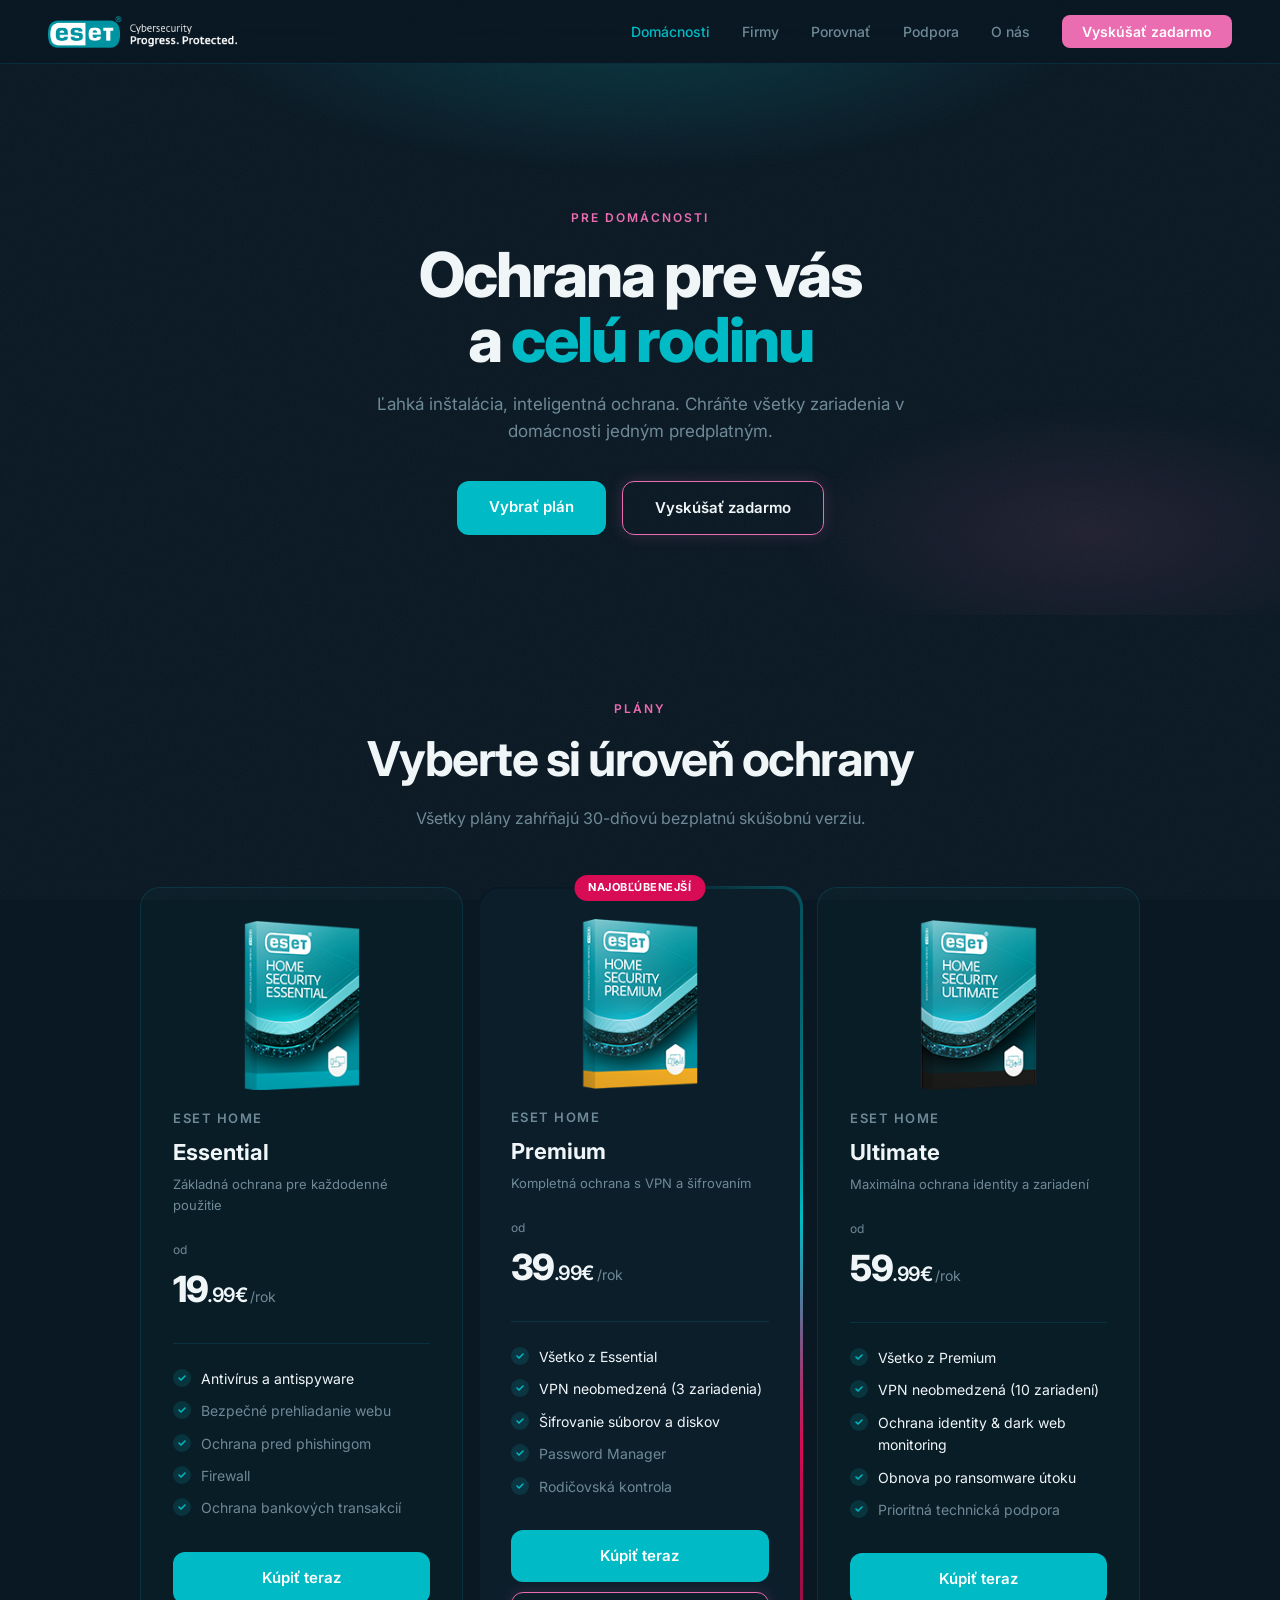
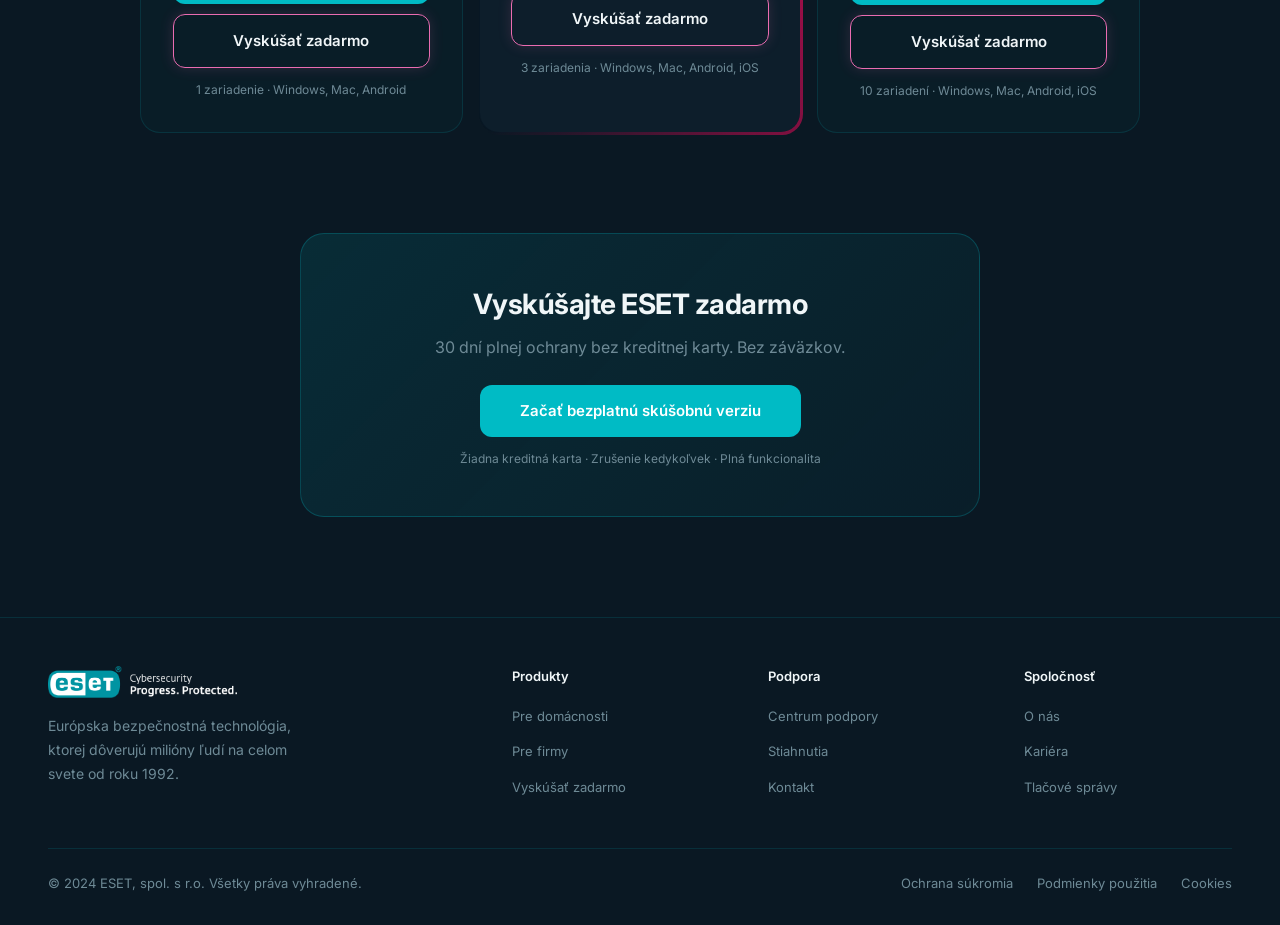
<file: domacnosti.html>
<!DOCTYPE html>
<html lang="sk">
<head>
  <meta charset="UTF-8">
  <meta name="viewport" content="width=device-width, initial-scale=1.0">
  <title>ESET — Ochrana pre domácnosti | HOME Security Essential/Premium/Ultimate</title>
  <meta name="description" content="ESET HOME Security pre rodinu a domácnosť. Antivírus, VPN, parental control, ochrana identity. Vyberte si Essential, Premium alebo Ultimate.">
  <meta name="theme-color" content="#0A1823">
  <link rel="canonical" href="https://leumasdam.github.io/eset-segmentation/domacnosti.html">
  <meta property="og:type" content="website">
  <meta property="og:locale" content="sk_SK">
  <meta property="og:title" content="ESET HOME Security — Ochrana pre domácnosti">
  <meta property="og:description" content="Antivírus pre celú rodinu. Tri úrovne ochrany od 19,99 €/rok.">
  <link rel="preconnect" href="https://fonts.googleapis.com">
  <link rel="preconnect" href="https://fonts.gstatic.com" crossorigin>
  <link href="https://fonts.googleapis.com/css2?family=Inter:wght@300;400;500;600;700;800&display=swap" rel="stylesheet">
  <link rel="stylesheet" href="eset-redesign.css?v=20260513-fixed100">
</head>
<body>

  <a href="#main" class="skip-link">Preskočiť na obsah</a>

  <div id="ambient"></div>

  <nav>
    <a href="index.html" class="nav-logo">
      <img src="eset-logo2.png" alt="ESET" style="height:32px;width:auto;">
    </a>
    <ul class="nav-links">
      <li><a href="domacnosti.html" style="color:#00BBC5">Domácnosti</a></li>
      <li><a href="firmy.html">Firmy</a></li>
      <li><a href="porovnat-baliky.html">Porovnať</a></li>
      <li><a href="podpora.html">Podpora</a></li>
      <li><a href="o-nas.html">O nás</a></li>
      <li><a href="vybrat-plan.html" class="nav-cta">Vyskúšať zadarmo</a></li>
    </ul>
    <button class="nav-burger" id="navBurger" aria-label="Otvoriť menu" aria-expanded="false">
      <span></span><span></span><span></span>
    </button>
  </nav>
  <ul class="mobile-nav" id="mobileNav">
    <li><a href="domacnosti.html">Domácnosti</a></li>
    <li><a href="firmy.html">Firmy</a></li>
    <li><a href="porovnat-baliky.html">Porovnať</a></li>
    <li><a href="podpora.html">Podpora</a></li>
    <li><a href="o-nas.html">O nás</a></li>
    <li><a href="vybrat-plan.html" class="nav-cta">Vyskúšať zadarmo</a></li>
  </ul>

  <!-- HERO -->
  <section class="page-hero" id="main" tabindex="-1">
    <div class="page-hero-bg"></div>
    <div class="page-hero-inner">
      <span class="section-label">Pre domácnosti</span>
      <h1 class="page-hero-title">Ochrana pre vás<br>a <em>celú rodinu</em></h1>
      <p class="page-hero-sub">Ľahká inštalácia, inteligentná ochrana. Chráňte všetky zariadenia v domácnosti jedným predplatným.</p>
      <div style="display:flex;gap:16px;justify-content:center;flex-wrap:wrap;">
        <a href="vybrat-plan.html" class="btn-hero-primary">Vybrať plán</a>
        <a href="vybrat-plan.html" class="btn-hero-secondary">Vyskúšať zadarmo</a>
      </div>
    </div>
  </section>

  <div class="section-glow-divider"></div>

  <!-- PRODUKTY -->
  <section class="products-section" style="padding-top:80px;">
    <div style="text-align:center;margin-bottom:56px;">
      <span class="section-label reveal">Plány</span>
      <h2 class="section-title reveal">Vyberte si úroveň ochrany</h2>
      <p class="section-sub reveal">Všetky plány zahŕňajú 30-dňovú bezplatnú skúšobnú verziu.</p>
    </div>
    <div class="cards-grid">

      <div class="card reveal">
        <img class="card-box" src="box-essential.png" alt="ESET HOME Security Essential" loading="lazy">
        <div class="card-name">ESET HOME</div>
        <div class="card-product">Essential</div>
        <div class="card-tagline">Základná ochrana pre každodenné použitie</div>
        <div class="card-price">
          <div class="price-label">od</div>
          <span class="price-amount">19<small style="font-size:20px;font-weight:600">.99€</small></span>
          <span class="price-period">/rok</span>
        </div>
        <div class="card-divider"></div>
        <ul class="feature-list">
          <li class="highlight"><span class="check"><svg viewBox="0 0 10 10" fill="none"><path d="M2 5l2 2 4-4" stroke="#00BBC5" stroke-width="1.5" stroke-linecap="round"/></svg></span>Antivírus a antispyware</li>
          <li><span class="check"><svg viewBox="0 0 10 10" fill="none"><path d="M2 5l2 2 4-4" stroke="#00BBC5" stroke-width="1.5" stroke-linecap="round"/></svg></span>Bezpečné prehliadanie webu</li>
          <li><span class="check"><svg viewBox="0 0 10 10" fill="none"><path d="M2 5l2 2 4-4" stroke="#00BBC5" stroke-width="1.5" stroke-linecap="round"/></svg></span>Ochrana pred phishingom</li>
          <li><span class="check"><svg viewBox="0 0 10 10" fill="none"><path d="M2 5l2 2 4-4" stroke="#00BBC5" stroke-width="1.5" stroke-linecap="round"/></svg></span>Firewall</li>
          <li><span class="check"><svg viewBox="0 0 10 10" fill="none"><path d="M2 5l2 2 4-4" stroke="#00BBC5" stroke-width="1.5" stroke-linecap="round"/></svg></span>Ochrana bankových transakcií</li>
        </ul>
        <a href="#" class="btn-primary">Kúpiť teraz</a>
        <a href="vybrat-plan.html" class="btn-secondary">Vyskúšať zadarmo</a>
        <div class="devices-info">1 zariadenie · Windows, Mac, Android</div>
      </div>

      <div class="card featured reveal">
        <div class="card-badge">NAJOBĽÚBENEJŠÍ</div>
        <img class="card-box" src="box-premium.png" alt="ESET HOME Security Premium" loading="lazy">
        <div class="card-name">ESET HOME</div>
        <div class="card-product">Premium</div>
        <div class="card-tagline">Kompletná ochrana s VPN a šifrovaním</div>
        <div class="card-price">
          <div class="price-label">od</div>
          <span class="price-amount">39<small style="font-size:20px;font-weight:600">.99€</small></span>
          <span class="price-period">/rok</span>
        </div>
        <div class="card-divider"></div>
        <ul class="feature-list">
          <li class="highlight"><span class="check"><svg viewBox="0 0 10 10" fill="none"><path d="M2 5l2 2 4-4" stroke="#00BBC5" stroke-width="1.5" stroke-linecap="round"/></svg></span>Všetko z Essential</li>
          <li class="highlight"><span class="check"><svg viewBox="0 0 10 10" fill="none"><path d="M2 5l2 2 4-4" stroke="#00BBC5" stroke-width="1.5" stroke-linecap="round"/></svg></span>VPN neobmedzená (3 zariadenia)</li>
          <li class="highlight"><span class="check"><svg viewBox="0 0 10 10" fill="none"><path d="M2 5l2 2 4-4" stroke="#00BBC5" stroke-width="1.5" stroke-linecap="round"/></svg></span>Šifrovanie súborov a diskov</li>
          <li><span class="check"><svg viewBox="0 0 10 10" fill="none"><path d="M2 5l2 2 4-4" stroke="#00BBC5" stroke-width="1.5" stroke-linecap="round"/></svg></span>Password Manager</li>
          <li><span class="check"><svg viewBox="0 0 10 10" fill="none"><path d="M2 5l2 2 4-4" stroke="#00BBC5" stroke-width="1.5" stroke-linecap="round"/></svg></span>Rodičovská kontrola</li>
        </ul>
        <a href="#" class="btn-primary">Kúpiť teraz</a>
        <a href="vybrat-plan.html" class="btn-secondary">Vyskúšať zadarmo</a>
        <div class="devices-info">3 zariadenia · Windows, Mac, Android, iOS</div>
      </div>

      <div class="card reveal">
        <img class="card-box" src="box-ultimate.png" alt="ESET HOME Security Ultimate" loading="lazy">
        <div class="card-name">ESET HOME</div>
        <div class="card-product">Ultimate</div>
        <div class="card-tagline">Maximálna ochrana identity a zariadení</div>
        <div class="card-price">
          <div class="price-label">od</div>
          <span class="price-amount">59<small style="font-size:20px;font-weight:600">.99€</small></span>
          <span class="price-period">/rok</span>
        </div>
        <div class="card-divider"></div>
        <ul class="feature-list">
          <li class="highlight"><span class="check"><svg viewBox="0 0 10 10" fill="none"><path d="M2 5l2 2 4-4" stroke="#00BBC5" stroke-width="1.5" stroke-linecap="round"/></svg></span>Všetko z Premium</li>
          <li class="highlight"><span class="check"><svg viewBox="0 0 10 10" fill="none"><path d="M2 5l2 2 4-4" stroke="#00BBC5" stroke-width="1.5" stroke-linecap="round"/></svg></span>VPN neobmedzená (10 zariadení)</li>
          <li class="highlight"><span class="check"><svg viewBox="0 0 10 10" fill="none"><path d="M2 5l2 2 4-4" stroke="#00BBC5" stroke-width="1.5" stroke-linecap="round"/></svg></span>Ochrana identity &amp; dark web monitoring</li>
          <li class="highlight"><span class="check"><svg viewBox="0 0 10 10" fill="none"><path d="M2 5l2 2 4-4" stroke="#00BBC5" stroke-width="1.5" stroke-linecap="round"/></svg></span>Obnova po ransomware útoku</li>
          <li><span class="check"><svg viewBox="0 0 10 10" fill="none"><path d="M2 5l2 2 4-4" stroke="#00BBC5" stroke-width="1.5" stroke-linecap="round"/></svg></span>Prioritná technická podpora</li>
        </ul>
        <a href="#" class="btn-primary">Kúpiť teraz</a>
        <a href="vybrat-plan.html" class="btn-secondary">Vyskúšať zadarmo</a>
        <div class="devices-info">10 zariadení · Windows, Mac, Android, iOS</div>
      </div>

    </div>
  </section>

  <div class="section-glow-divider"></div>

  <!-- BANNER -->
  <div class="trial-wrap">
    <div class="trial-banner">
      <h3>Vyskúšajte ESET zadarmo</h3>
      <p>30 dní plnej ochrany bez kreditnej karty. Bez záväzkov.</p>
      <a href="vybrat-plan.html" class="btn-primary">Začať bezplatnú skúšobnú verziu</a>
      <div class="trial-note">Žiadna kreditná karta · Zrušenie kedykoľvek · Plná funkcionalita</div>
    </div>
  </div>

  <!-- FOOTER -->
  <footer>
    <div class="footer-top">
      <div class="footer-brand">
        <a href="index.html" class="nav-logo"><img src="eset-logo2.png" alt="ESET" style="height:32px;width:auto;"></a>
        <p>Európska bezpečnostná technológia, ktorej dôverujú milióny ľudí na celom svete od roku 1992.</p>
      </div>
      <div class="footer-col"><h4>Produkty</h4><ul>
        <li><a href="domacnosti.html">Pre domácnosti</a></li>
        <li><a href="firmy.html">Pre firmy</a></li>
        <li><a href="vybrat-plan.html">Vyskúšať zadarmo</a></li>
      </ul></div>
      <div class="footer-col"><h4>Podpora</h4><ul>
        <li><a href="podpora.html">Centrum podpory</a></li>
        <li><a href="podpora.html#downloads">Stiahnutia</a></li>
        <li><a href="podpora.html#contact">Kontakt</a></li>
      </ul></div>
      <div class="footer-col"><h4>Spoločnosť</h4><ul>
        <li><a href="o-nas.html">O nás</a></li>
        <li><a href="#">Kariéra</a></li>
        <li><a href="#">Tlačové správy</a></li>
      </ul></div>
    </div>
    <div class="footer-bottom">
      <span>© 2024 ESET, spol. s r.o. Všetky práva vyhradené.</span>
      <div style="display:flex;gap:24px;"><a href="#">Ochrana súkromia</a><a href="#">Podmienky použitia</a><a href="#">Cookies</a></div>
    </div>
  </footer>

  <script>
    (function () {
      var burger = document.getElementById('navBurger');
      var menu   = document.getElementById('mobileNav');
      if (!burger || !menu) return;
      burger.addEventListener('click', function () {
        var open = menu.classList.toggle('open');
        burger.setAttribute('aria-expanded', open ? 'true' : 'false');
      });
      menu.querySelectorAll('a').forEach(function (a) {
        a.addEventListener('click', function () {
          menu.classList.remove('open');
          burger.setAttribute('aria-expanded', 'false');
        });
      });
      document.addEventListener('click', function (e) {
        if (!burger.contains(e.target) && !menu.contains(e.target)) {
          menu.classList.remove('open');
          burger.setAttribute('aria-expanded', 'false');
        }
      });
    })();

    /* Scroll reveal */
    (function () {
      var io = new IntersectionObserver(function(entries) {
        entries.forEach(function(e) {
          if (e.isIntersecting) { e.target.classList.add('in'); io.unobserve(e.target); }
        });
      }, { threshold: 0.15 });
      document.querySelectorAll('.reveal').forEach(function(el) { io.observe(el); });
    })();
  </script>
</body>
</html>
</file>
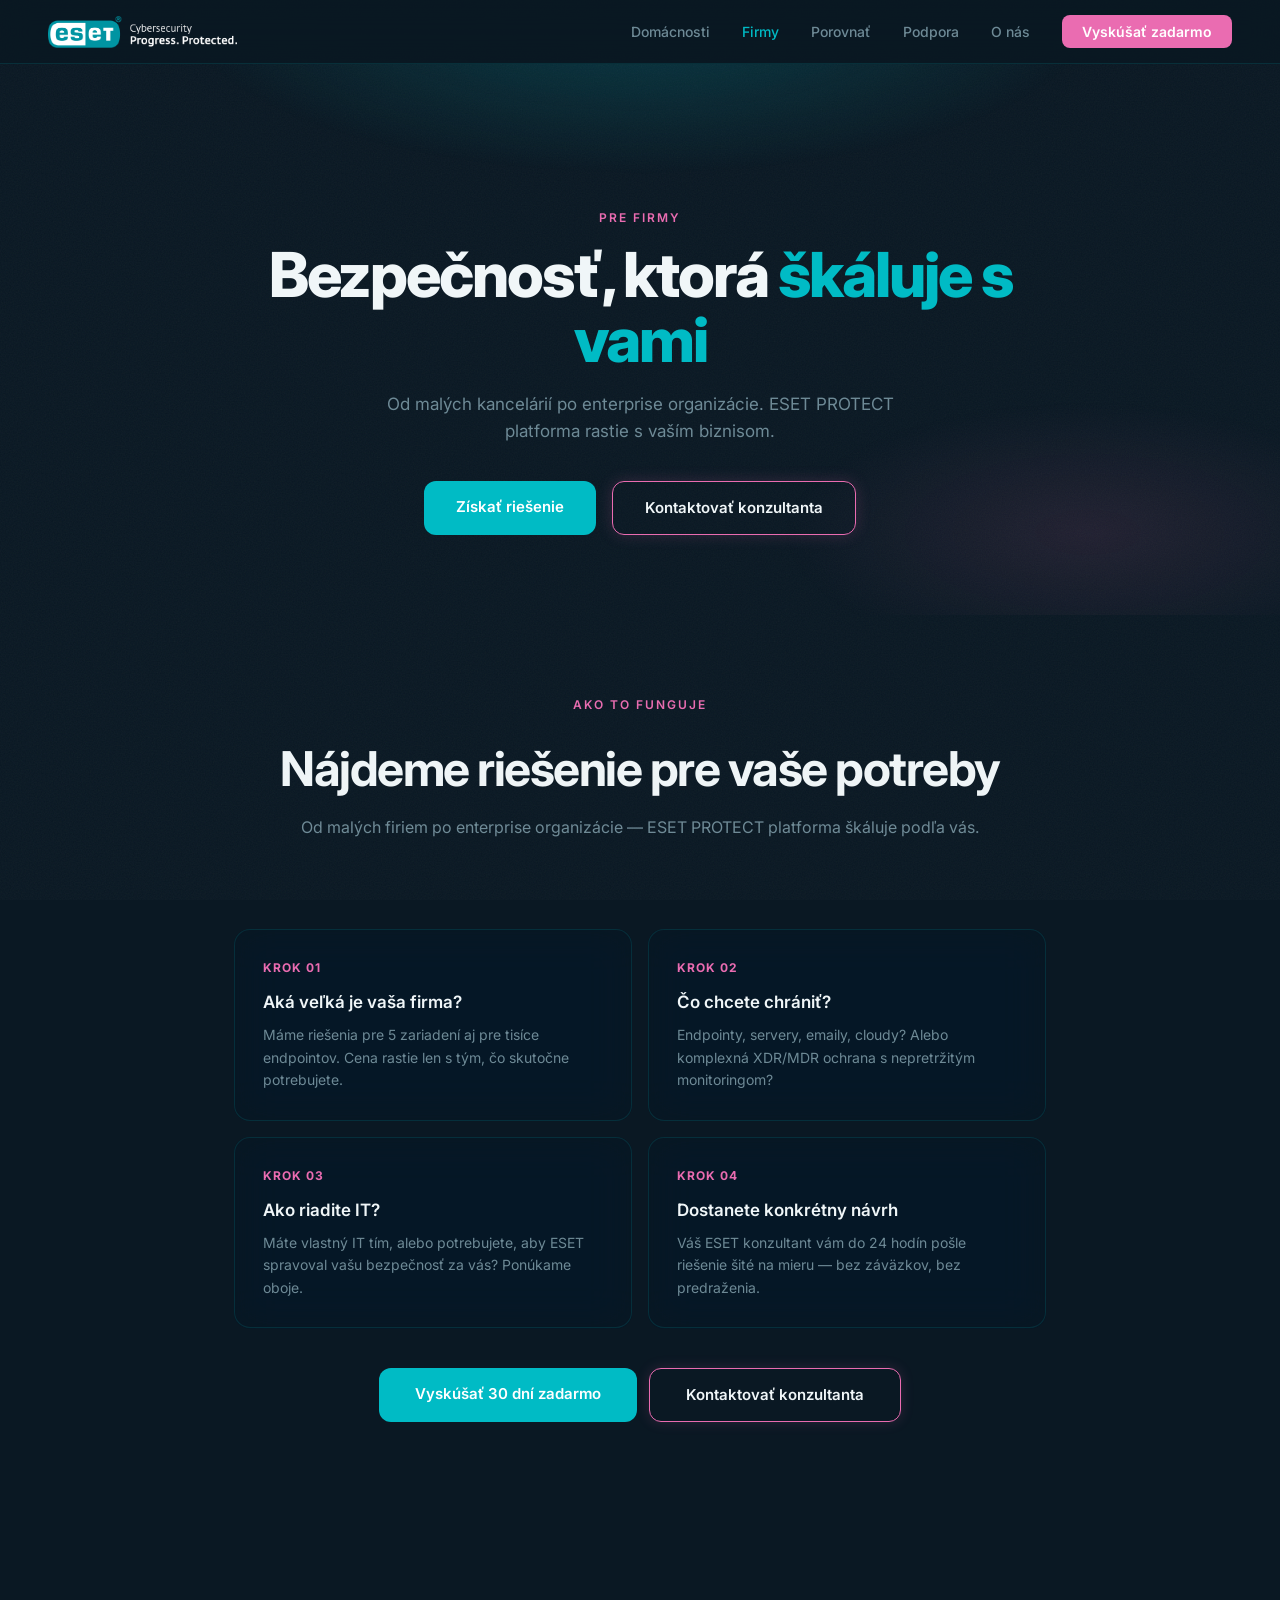
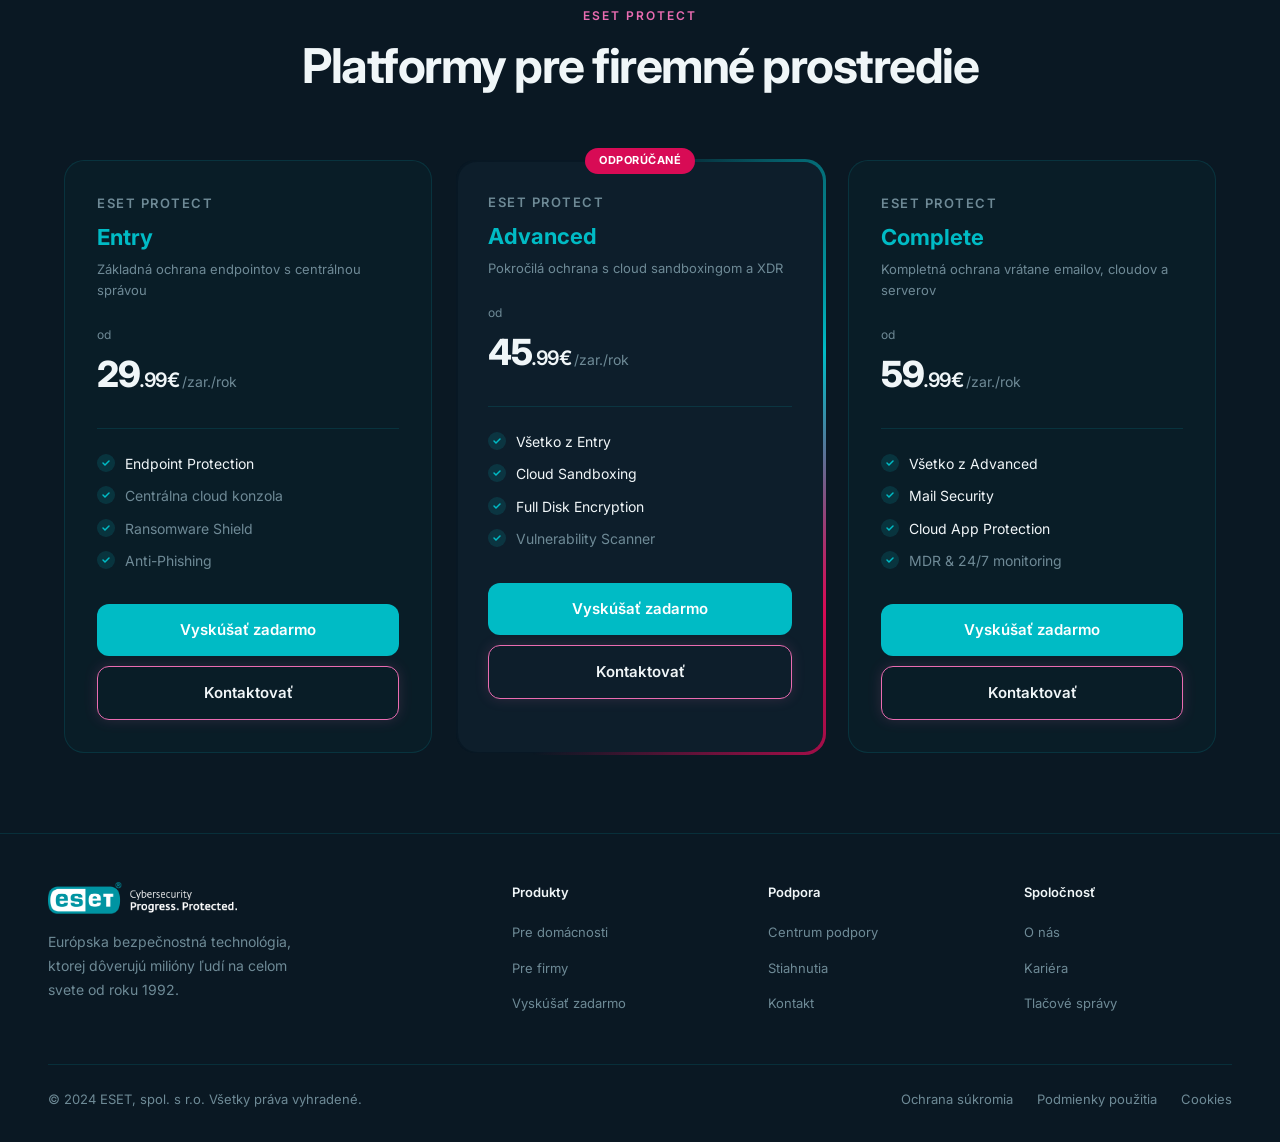
<file: firmy.html>
<!DOCTYPE html>
<html lang="sk">
<head>
  <meta charset="UTF-8">
  <meta name="viewport" content="width=device-width, initial-scale=1.0">
  <title>ESET — Bezpečnosť pre firmy | PROTECT Entry/Advanced/Complete/MDR</title>
  <meta name="description" content="ESET PROTECT platforma pre firmy — od malých kancelárií po enterprise. Endpoint security, MDR, 24/7 SOC monitoring. Škálovateľné riešenie podľa veľkosti firmy.">
  <meta name="theme-color" content="#0A1823">
  <link rel="canonical" href="https://leumasdam.github.io/eset-segmentation/firmy.html">
  <meta property="og:type" content="website">
  <meta property="og:locale" content="sk_SK">
  <meta property="og:title" content="ESET PROTECT — Pre firmy">
  <meta property="og:description" content="Endpoint security platforma pre malé firmy aj enterprise. Od 2,50 €/zariadenie/mesiac.">
  <link rel="preconnect" href="https://fonts.googleapis.com">
  <link rel="preconnect" href="https://fonts.gstatic.com" crossorigin>
  <link href="https://fonts.googleapis.com/css2?family=Inter:wght@300;400;500;600;700;800&display=swap" rel="stylesheet">
  <link rel="stylesheet" href="eset-redesign.css?v=20260513-fixed100">
</head>
<body>

  <a href="#main" class="skip-link">Preskočiť na obsah</a>

  <div id="ambient"></div>

  <nav>
    <a href="index.html" class="nav-logo">
      <img src="eset-logo2.png" alt="ESET" style="height:32px;width:auto;">
    </a>
    <ul class="nav-links">
      <li><a href="domacnosti.html">Domácnosti</a></li>
      <li><a href="firmy.html" style="color:#00BBC5">Firmy</a></li>
      <li><a href="porovnat-baliky.html">Porovnať</a></li>
      <li><a href="podpora.html">Podpora</a></li>
      <li><a href="o-nas.html">O nás</a></li>
      <li><a href="vybrat-plan.html" class="nav-cta">Vyskúšať zadarmo</a></li>
    </ul>
    <button class="nav-burger" id="navBurger" aria-label="Otvoriť menu" aria-expanded="false">
      <span></span><span></span><span></span>
    </button>
  </nav>
  <ul class="mobile-nav" id="mobileNav">
    <li><a href="domacnosti.html">Domácnosti</a></li>
    <li><a href="firmy.html">Firmy</a></li>
    <li><a href="porovnat-baliky.html">Porovnať</a></li>
    <li><a href="podpora.html">Podpora</a></li>
    <li><a href="o-nas.html">O nás</a></li>
    <li><a href="vybrat-plan.html" class="nav-cta">Vyskúšať zadarmo</a></li>
  </ul>

  <!-- HERO -->
  <section class="page-hero" id="main" tabindex="-1">
    <div class="page-hero-bg"></div>
    <div class="page-hero-inner">
      <span class="section-label">Pre firmy</span>
      <h1 class="page-hero-title">Bezpečnosť, ktorá <em>škáluje s vami</em></h1>
      <p class="page-hero-sub">Od malých kancelárií po enterprise organizácie. ESET PROTECT platforma rastie s vaším biznisom.</p>
      <div style="display:flex;gap:16px;justify-content:center;flex-wrap:wrap;">
        <a href="vybrat-plan.html" class="btn-hero-primary" data-track="firmy:trial">Získať riešenie</a>
        <a href="podpora.html#contact" class="btn-hero-secondary" data-track="firmy:contact">Kontaktovať konzultanta</a>
      </div>
    </div>
  </section>

  <div class="section-glow-divider"></div>

  <!-- SPRIEVODCA -->
  <section class="switcher-section" style="padding-bottom:0;">
    <span class="section-label">Ako to funguje</span>
    <h2 class="section-title reveal">Nájdeme riešenie pre vaše potreby</h2>
    <p class="section-sub reveal">Od malých firiem po enterprise organizácie — ESET PROTECT platforma škáluje podľa vás.</p>
  </section>

  <section class="products-section" style="padding-top:48px;">
    <div class="business-guide">
      <div class="guide-steps">
        <div class="guide-step reveal">
          <div class="step-num">KROK 01</div>
          <div class="step-title">Aká veľká je vaša firma?</div>
          <div class="step-desc">Máme riešenia pre 5 zariadení aj pre tisíce endpointov. Cena rastie len s tým, čo skutočne potrebujete.</div>
        </div>
        <div class="guide-step reveal">
          <div class="step-num">KROK 02</div>
          <div class="step-title">Čo chcete chrániť?</div>
          <div class="step-desc">Endpointy, servery, emaily, cloudy? Alebo komplexná XDR/MDR ochrana s nepretržitým monitoringom?</div>
        </div>
        <div class="guide-step reveal">
          <div class="step-num">KROK 03</div>
          <div class="step-title">Ako riadite IT?</div>
          <div class="step-desc">Máte vlastný IT tím, alebo potrebujete, aby ESET spravoval vašu bezpečnosť za vás? Ponúkame oboje.</div>
        </div>
        <div class="guide-step reveal">
          <div class="step-num">KROK 04</div>
          <div class="step-title">Dostanete konkrétny návrh</div>
          <div class="step-desc">Váš ESET konzultant vám do 24 hodín pošle riešenie šité na mieru — bez záväzkov, bez predraženia.</div>
        </div>
      </div>
      <div class="guide-ctas">
        <a href="vybrat-plan.html" class="btn-primary">Vyskúšať 30 dní zadarmo</a>
        <a href="podpora.html#contact" class="btn-secondary">Kontaktovať konzultanta</a>
      </div>
    </div>
  </section>

  <div class="section-glow-divider"></div>

  <!-- PRODUKTY -->
  <section style="padding:80px 24px;max-width:1200px;margin:0 auto;">
    <div style="text-align:center;margin-bottom:56px;">
      <span class="section-label reveal">ESET PROTECT</span>
      <h2 class="section-title reveal">Platformy pre firemné prostredie</h2>
    </div>
    <div style="display:grid;grid-template-columns:repeat(auto-fit,minmax(280px,1fr));gap:24px;">

      <div class="card reveal">
        <div class="card-name">ESET PROTECT</div>
        <div class="card-product" style="color:#00BBC5">Entry</div>
        <div class="card-tagline">Základná ochrana endpointov s centrálnou správou</div>
        <div class="card-price">
          <div class="price-label">od</div>
          <span class="price-amount">29<small style="font-size:20px;font-weight:600">.99€</small></span>
          <span class="price-period">/zar./rok</span>
        </div>
        <div class="card-divider"></div>
        <ul class="feature-list">
          <li class="highlight"><span class="check"><svg viewBox="0 0 10 10" fill="none"><path d="M2 5l2 2 4-4" stroke="#00BBC5" stroke-width="1.5" stroke-linecap="round"/></svg></span>Endpoint Protection</li>
          <li><span class="check"><svg viewBox="0 0 10 10" fill="none"><path d="M2 5l2 2 4-4" stroke="#00BBC5" stroke-width="1.5" stroke-linecap="round"/></svg></span>Centrálna cloud konzola</li>
          <li><span class="check"><svg viewBox="0 0 10 10" fill="none"><path d="M2 5l2 2 4-4" stroke="#00BBC5" stroke-width="1.5" stroke-linecap="round"/></svg></span>Ransomware Shield</li>
          <li><span class="check"><svg viewBox="0 0 10 10" fill="none"><path d="M2 5l2 2 4-4" stroke="#00BBC5" stroke-width="1.5" stroke-linecap="round"/></svg></span>Anti-Phishing</li>
        </ul>
        <a href="vybrat-plan.html" class="btn-primary">Vyskúšať zadarmo</a>
        <a href="podpora.html#contact" class="btn-secondary">Kontaktovať</a>
      </div>

      <div class="card featured reveal">
        <div class="card-badge">ODPORÚČANÉ</div>
        <div class="card-name">ESET PROTECT</div>
        <div class="card-product" style="color:#00BBC5">Advanced</div>
        <div class="card-tagline">Pokročilá ochrana s cloud sandboxingom a XDR</div>
        <div class="card-price">
          <div class="price-label">od</div>
          <span class="price-amount">45<small style="font-size:20px;font-weight:600">.99€</small></span>
          <span class="price-period">/zar./rok</span>
        </div>
        <div class="card-divider"></div>
        <ul class="feature-list">
          <li class="highlight"><span class="check"><svg viewBox="0 0 10 10" fill="none"><path d="M2 5l2 2 4-4" stroke="#00BBC5" stroke-width="1.5" stroke-linecap="round"/></svg></span>Všetko z Entry</li>
          <li class="highlight"><span class="check"><svg viewBox="0 0 10 10" fill="none"><path d="M2 5l2 2 4-4" stroke="#00BBC5" stroke-width="1.5" stroke-linecap="round"/></svg></span>Cloud Sandboxing</li>
          <li class="highlight"><span class="check"><svg viewBox="0 0 10 10" fill="none"><path d="M2 5l2 2 4-4" stroke="#00BBC5" stroke-width="1.5" stroke-linecap="round"/></svg></span>Full Disk Encryption</li>
          <li><span class="check"><svg viewBox="0 0 10 10" fill="none"><path d="M2 5l2 2 4-4" stroke="#00BBC5" stroke-width="1.5" stroke-linecap="round"/></svg></span>Vulnerability Scanner</li>
        </ul>
        <a href="vybrat-plan.html" class="btn-primary">Vyskúšať zadarmo</a>
        <a href="podpora.html#contact" class="btn-secondary">Kontaktovať</a>
      </div>

      <div class="card reveal">
        <div class="card-name">ESET PROTECT</div>
        <div class="card-product" style="color:#00BBC5">Complete</div>
        <div class="card-tagline">Kompletná ochrana vrátane emailov, cloudov a serverov</div>
        <div class="card-price">
          <div class="price-label">od</div>
          <span class="price-amount">59<small style="font-size:20px;font-weight:600">.99€</small></span>
          <span class="price-period">/zar./rok</span>
        </div>
        <div class="card-divider"></div>
        <ul class="feature-list">
          <li class="highlight"><span class="check"><svg viewBox="0 0 10 10" fill="none"><path d="M2 5l2 2 4-4" stroke="#00BBC5" stroke-width="1.5" stroke-linecap="round"/></svg></span>Všetko z Advanced</li>
          <li class="highlight"><span class="check"><svg viewBox="0 0 10 10" fill="none"><path d="M2 5l2 2 4-4" stroke="#00BBC5" stroke-width="1.5" stroke-linecap="round"/></svg></span>Mail Security</li>
          <li class="highlight"><span class="check"><svg viewBox="0 0 10 10" fill="none"><path d="M2 5l2 2 4-4" stroke="#00BBC5" stroke-width="1.5" stroke-linecap="round"/></svg></span>Cloud App Protection</li>
          <li><span class="check"><svg viewBox="0 0 10 10" fill="none"><path d="M2 5l2 2 4-4" stroke="#00BBC5" stroke-width="1.5" stroke-linecap="round"/></svg></span>MDR &amp; 24/7 monitoring</li>
        </ul>
        <a href="vybrat-plan.html" class="btn-primary">Vyskúšať zadarmo</a>
        <a href="podpora.html#contact" class="btn-secondary">Kontaktovať</a>
      </div>

    </div>
  </section>

  <!-- FOOTER -->
  <footer>
    <div class="footer-top">
      <div class="footer-brand">
        <a href="index.html" class="nav-logo"><img src="eset-logo2.png" alt="ESET" style="height:32px;width:auto;"></a>
        <p>Európska bezpečnostná technológia, ktorej dôverujú milióny ľudí na celom svete od roku 1992.</p>
      </div>
      <div class="footer-col"><h4>Produkty</h4><ul>
        <li><a href="domacnosti.html">Pre domácnosti</a></li>
        <li><a href="firmy.html">Pre firmy</a></li>
        <li><a href="vybrat-plan.html">Vyskúšať zadarmo</a></li>
      </ul></div>
      <div class="footer-col"><h4>Podpora</h4><ul>
        <li><a href="podpora.html">Centrum podpory</a></li>
        <li><a href="podpora.html#downloads">Stiahnutia</a></li>
        <li><a href="podpora.html#contact">Kontakt</a></li>
      </ul></div>
      <div class="footer-col"><h4>Spoločnosť</h4><ul>
        <li><a href="o-nas.html">O nás</a></li>
        <li><a href="#">Kariéra</a></li>
        <li><a href="#">Tlačové správy</a></li>
      </ul></div>
    </div>
    <div class="footer-bottom">
      <span>© 2024 ESET, spol. s r.o. Všetky práva vyhradené.</span>
      <div style="display:flex;gap:24px;"><a href="#">Ochrana súkromia</a><a href="#">Podmienky použitia</a><a href="#">Cookies</a></div>
    </div>
  </footer>

  <script>
    (function () {
      var burger = document.getElementById('navBurger');
      var menu   = document.getElementById('mobileNav');
      if (!burger || !menu) return;
      burger.addEventListener('click', function () {
        var open = menu.classList.toggle('open');
        burger.setAttribute('aria-expanded', open ? 'true' : 'false');
      });
      menu.querySelectorAll('a').forEach(function (a) {
        a.addEventListener('click', function () {
          menu.classList.remove('open');
          burger.setAttribute('aria-expanded', 'false');
        });
      });
      document.addEventListener('click', function (e) {
        if (!burger.contains(e.target) && !menu.contains(e.target)) {
          menu.classList.remove('open');
          burger.setAttribute('aria-expanded', 'false');
        }
      });
    })();
    (function () {
      var io = new IntersectionObserver(function(entries) {
        entries.forEach(function(e) {
          if (e.isIntersecting) { e.target.classList.add('in'); io.unobserve(e.target); }
        });
      }, { threshold: 0.15 });
      document.querySelectorAll('.reveal').forEach(function(el) { io.observe(el); });
    })();
  </script>
</body>
</html>
</file>
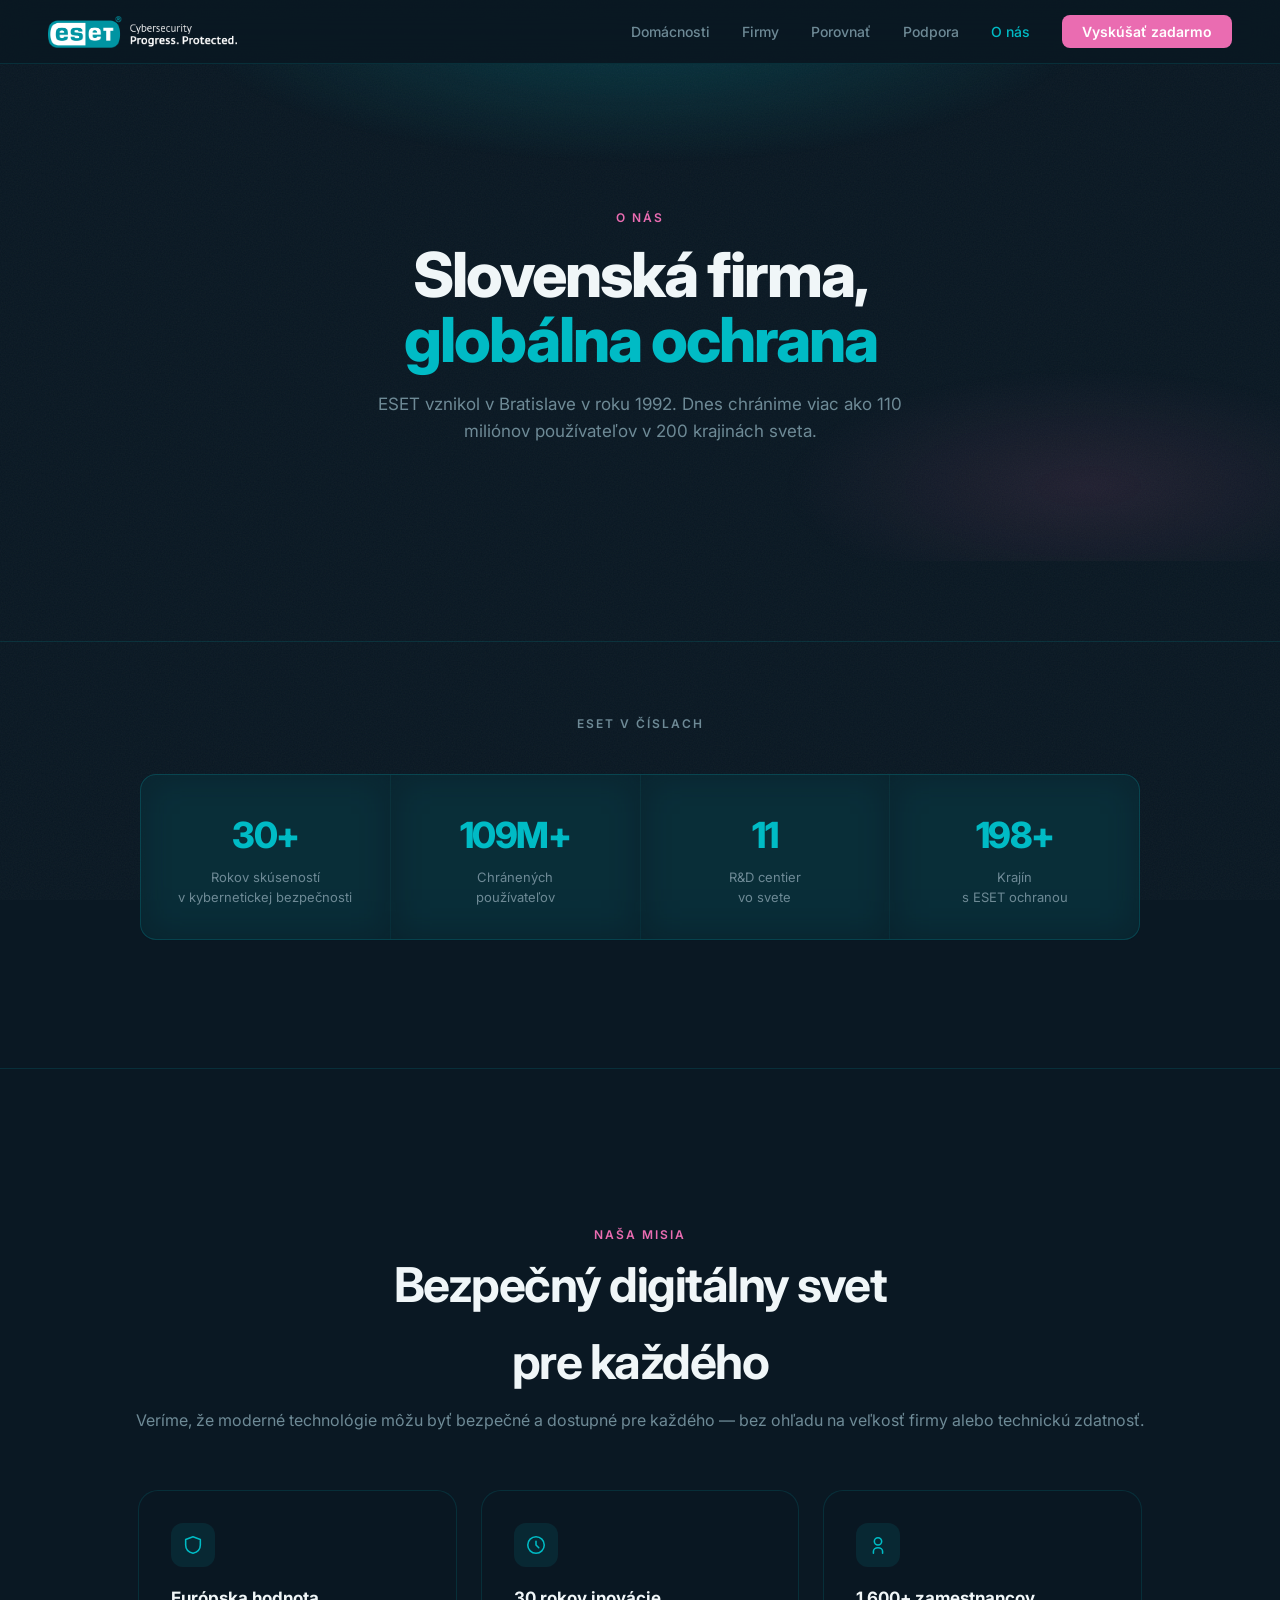
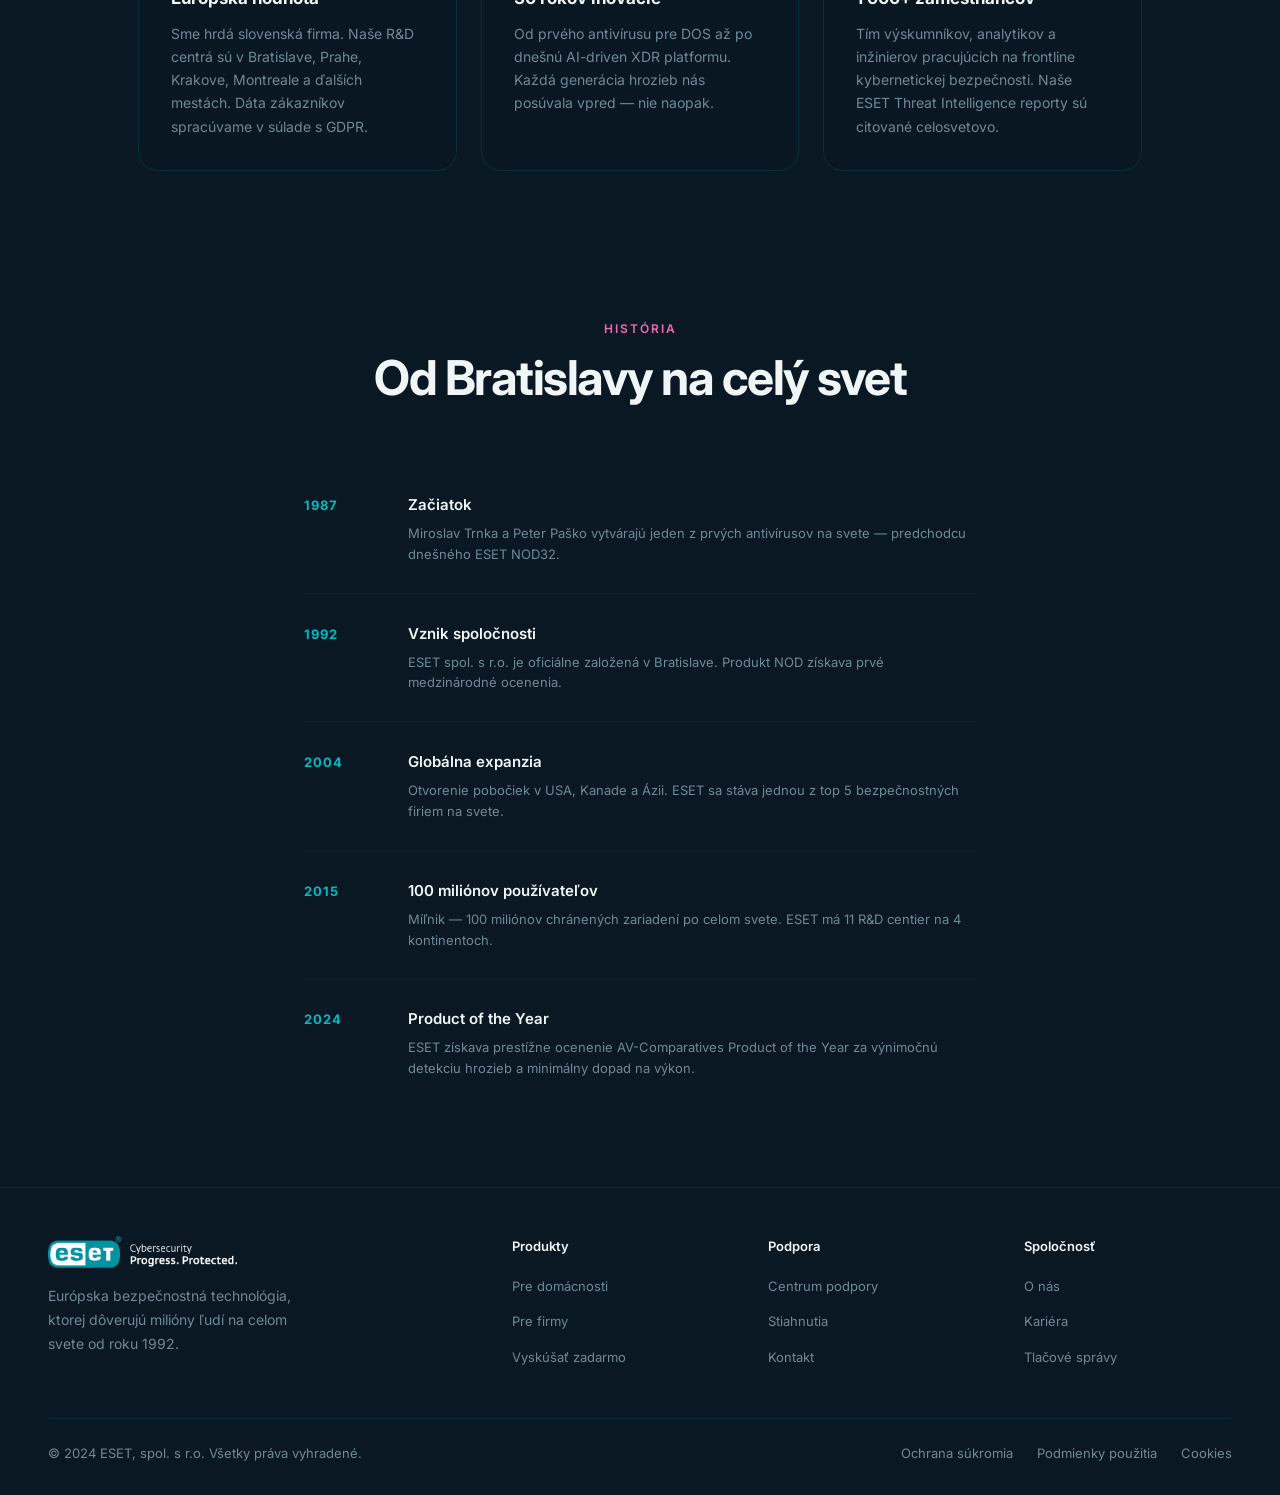
<file: o-nas.html>
<!DOCTYPE html>
<html lang="sk">
<head>
  <meta charset="UTF-8">
  <meta name="viewport" content="width=device-width, initial-scale=1.0">
  <title>ESET — O nás | 30+ rokov kybernetickej bezpečnosti</title>
  <meta name="description" content="ESET — slovenská technologická firma od roku 1992. 30+ rokov skúseností v kybernetickej bezpečnosti, 11 R&D centier vo svete, 100+ VB100 ocenení.">
  <meta name="theme-color" content="#0A1823">
  <link rel="canonical" href="https://leumasdam.github.io/eset-segmentation/o-nas.html">
  <meta property="og:type" content="website">
  <meta property="og:locale" content="sk_SK">
  <meta property="og:title" content="ESET — O nás">
  <meta property="og:description" content="Slovenská firma, 30+ rokov, 11 R&D centier vo svete.">
  <link rel="preconnect" href="https://fonts.googleapis.com">
  <link rel="preconnect" href="https://fonts.gstatic.com" crossorigin>
  <link href="https://fonts.googleapis.com/css2?family=Inter:wght@300;400;500;600;700;800&display=swap" rel="stylesheet">
  <link rel="stylesheet" href="eset-redesign.css?v=20260513-fixed100">
  <style>
    .about-grid { display:grid; grid-template-columns:repeat(auto-fit,minmax(260px,1fr)); gap:24px; max-width:1100px; margin:0 auto; padding:0 24px; }
    .about-card { background:rgba(10,24,35,.55); border:1px solid var(--border); border-radius:20px; padding:32px; }
    .about-card h3 { font-size:17px; font-weight:700; margin-bottom:10px; }
    .about-card p { font-size:14px; color:var(--text-muted); line-height:1.65; }
    .timeline { max-width:720px; margin:0 auto; padding:0 24px; }
    .tl-item { display:grid; grid-template-columns:80px 1fr; gap:24px; padding:28px 0; border-bottom:1px solid rgba(0,187,197,.07); }
    .tl-item:last-child { border-bottom:0; }
    .tl-year { font-size:13px; font-weight:700; color:var(--teal-bright); letter-spacing:1px; padding-top:2px; }
    .tl-text h4 { font-size:15px; font-weight:600; margin-bottom:6px; }
    .tl-text p { font-size:13px; color:var(--text-muted); line-height:1.6; }
  </style>
</head>
<body>

  <a href="#main" class="skip-link">Preskočiť na obsah</a>

  <div id="ambient"></div>

  <nav>
    <a href="index.html" class="nav-logo">
      <img src="eset-logo2.png" alt="ESET" style="height:32px;width:auto;">
    </a>
    <ul class="nav-links">
      <li><a href="domacnosti.html">Domácnosti</a></li>
      <li><a href="firmy.html">Firmy</a></li>
      <li><a href="porovnat-baliky.html">Porovnať</a></li>
      <li><a href="podpora.html">Podpora</a></li>
      <li><a href="o-nas.html" style="color:#00BBC5">O nás</a></li>
      <li><a href="vybrat-plan.html" class="nav-cta">Vyskúšať zadarmo</a></li>
    </ul>
    <button class="nav-burger" id="navBurger" aria-label="Otvoriť menu" aria-expanded="false">
      <span></span><span></span><span></span>
    </button>
  </nav>
  <ul class="mobile-nav" id="mobileNav">
    <li><a href="domacnosti.html">Domácnosti</a></li>
    <li><a href="firmy.html">Firmy</a></li>
    <li><a href="porovnat-baliky.html">Porovnať</a></li>
    <li><a href="podpora.html">Podpora</a></li>
    <li><a href="o-nas.html">O nás</a></li>
    <li><a href="vybrat-plan.html" class="nav-cta">Vyskúšať zadarmo</a></li>
  </ul>

  <!-- HERO -->
  <section class="page-hero" id="main" tabindex="-1">
    <div class="page-hero-bg"></div>
    <div class="page-hero-inner">
      <span class="section-label">O nás</span>
      <h1 class="page-hero-title">Slovenská firma,<br><em>globálna ochrana</em></h1>
      <p class="page-hero-sub">ESET vznikol v Bratislave v roku 1992. Dnes chránime viac ako 110 miliónov používateľov v 200 krajinách sveta.</p>
    </div>
  </section>

  <div class="section-glow-divider"></div>

  <!-- ŠTATISTIKY -->
  <section class="trust-section" style="padding-top:72px;">
    <div class="trust-inner">
      <p class="trust-label">ESET v číslach</p>
      <div class="trust-grid">
        <div class="trust-item reveal">
          <div class="trust-num" data-target="30" data-suffix="+">0+</div>
          <div class="trust-desc">Rokov skúseností<br>v kybernetickej bezpečnosti</div>
        </div>
        <div class="trust-item reveal">
          <div class="trust-num" data-target="110" data-suffix="M+">0M+</div>
          <div class="trust-desc">Chránených<br>používateľov</div>
        </div>
        <div class="trust-item reveal">
          <div class="trust-num" data-target="11">0</div>
          <div class="trust-desc">R&amp;D centier<br>vo svete</div>
        </div>
        <div class="trust-item reveal">
          <div class="trust-num" data-target="200" data-suffix="+">0+</div>
          <div class="trust-desc">Krajín<br>s ESET ochranou</div>
        </div>
      </div>
    </div>
  </section>

  <div class="section-glow-divider"></div>

  <!-- MISIA -->
  <section style="padding:72px 24px;max-width:1100px;margin:0 auto;">
    <div style="text-align:center;margin-bottom:56px;">
      <span class="section-label reveal">Naša misia</span>
      <h2 class="section-title reveal">Bezpečný digitálny svet<br>pre každého</h2>
      <p class="section-sub reveal">Veríme, že moderné technológie môžu byť bezpečné a dostupné pre každého — bez ohľadu na veľkosť firmy alebo technickú zdatnosť.</p>
    </div>
    <div class="about-grid">
      <div class="about-card reveal">
        <div style="width:44px;height:44px;border-radius:12px;background:rgba(0,187,197,.10);display:flex;align-items:center;justify-content:center;margin-bottom:18px;">
          <svg width="22" height="22" viewBox="0 0 24 24" fill="none" stroke="#00BBC5" stroke-width="1.7" stroke-linecap="round" stroke-linejoin="round"><path d="M12 3L4 6V12C4 17 8 20 12 21C16 20 20 17 20 12V6L12 3Z"/></svg>
        </div>
        <h3>Európska hodnota</h3>
        <p>Sme hrdá slovenská firma. Naše R&D centrá sú v Bratislave, Prahe, Krakove, Montreale a ďalších mestách. Dáta zákazníkov spracúvame v súlade s GDPR.</p>
      </div>
      <div class="about-card reveal">
        <div style="width:44px;height:44px;border-radius:12px;background:rgba(0,187,197,.10);display:flex;align-items:center;justify-content:center;margin-bottom:18px;">
          <svg width="22" height="22" viewBox="0 0 24 24" fill="none" stroke="#00BBC5" stroke-width="1.7" stroke-linecap="round" stroke-linejoin="round"><circle cx="12" cy="12" r="9"/><path d="M12 8V12L15 15"/></svg>
        </div>
        <h3>30 rokov inovácie</h3>
        <p>Od prvého antivírusu pre DOS až po dnešnú AI-driven XDR platformu. Každá generácia hrozieb nás posúvala vpred — nie naopak.</p>
      </div>
      <div class="about-card reveal">
        <div style="width:44px;height:44px;border-radius:12px;background:rgba(0,187,197,.10);display:flex;align-items:center;justify-content:center;margin-bottom:18px;">
          <svg width="22" height="22" viewBox="0 0 24 24" fill="none" stroke="#00BBC5" stroke-width="1.7" stroke-linecap="round" stroke-linejoin="round"><path d="M17 21V19C17 17 15 15 12 15C9 15 7 17 7 19V21M12 12C14.2 12 16 10.2 16 8C16 5.8 14.2 4 12 4C9.8 4 8 5.8 8 8C8 10.2 9.8 12 12 12Z"/></svg>
        </div>
        <h3>1 600+ zamestnancov</h3>
        <p>Tím výskumníkov, analytikov a inžinierov pracujúcich na frontline kybernetickej bezpečnosti. Naše ESET Threat Intelligence reporty sú citované celosvetovo.</p>
      </div>
    </div>
  </section>

  <div class="section-glow-divider"></div>

  <!-- HISTÓRIA -->
  <section style="padding:72px 0 80px;">
    <div style="text-align:center;margin-bottom:48px;padding:0 24px;">
      <span class="section-label reveal">História</span>
      <h2 class="section-title reveal">Od Bratislavy na celý svet</h2>
    </div>
    <div class="timeline">
      <div class="tl-item reveal">
        <div class="tl-year">1987</div>
        <div class="tl-text"><h4>Začiatok</h4><p>Miroslav Trnka a Peter Paško vytvárajú jeden z prvých antivírusov na svete — predchodcu dnešného ESET NOD32.</p></div>
      </div>
      <div class="tl-item reveal">
        <div class="tl-year">1992</div>
        <div class="tl-text"><h4>Vznik spoločnosti</h4><p>ESET spol. s r.o. je oficiálne založená v Bratislave. Produkt NOD získava prvé medzinárodné ocenenia.</p></div>
      </div>
      <div class="tl-item reveal">
        <div class="tl-year">2004</div>
        <div class="tl-text"><h4>Globálna expanzia</h4><p>Otvorenie pobočiek v USA, Kanade a Ázii. ESET sa stáva jednou z top 5 bezpečnostných firiem na svete.</p></div>
      </div>
      <div class="tl-item reveal">
        <div class="tl-year">2015</div>
        <div class="tl-text"><h4>100 miliónov používateľov</h4><p>Míľnik — 100 miliónov chránených zariadení po celom svete. ESET má 11 R&D centier na 4 kontinentoch.</p></div>
      </div>
      <div class="tl-item reveal">
        <div class="tl-year">2024</div>
        <div class="tl-text"><h4>Product of the Year</h4><p>ESET získava prestížne ocenenie AV-Comparatives Product of the Year za výnimočnú detekciu hrozieb a minimálny dopad na výkon.</p></div>
      </div>
    </div>
  </section>

  <!-- FOOTER -->
  <footer>
    <div class="footer-top">
      <div class="footer-brand">
        <a href="index.html" class="nav-logo"><img src="eset-logo2.png" alt="ESET" style="height:32px;width:auto;"></a>
        <p>Európska bezpečnostná technológia, ktorej dôverujú milióny ľudí na celom svete od roku 1992.</p>
      </div>
      <div class="footer-col"><h4>Produkty</h4><ul>
        <li><a href="domacnosti.html">Pre domácnosti</a></li>
        <li><a href="firmy.html">Pre firmy</a></li>
        <li><a href="vybrat-plan.html">Vyskúšať zadarmo</a></li>
      </ul></div>
      <div class="footer-col"><h4>Podpora</h4><ul>
        <li><a href="podpora.html">Centrum podpory</a></li>
        <li><a href="podpora.html#downloads">Stiahnutia</a></li>
        <li><a href="podpora.html#contact">Kontakt</a></li>
      </ul></div>
      <div class="footer-col"><h4>Spoločnosť</h4><ul>
        <li><a href="o-nas.html">O nás</a></li>
        <li><a href="#">Kariéra</a></li>
        <li><a href="#">Tlačové správy</a></li>
      </ul></div>
    </div>
    <div class="footer-bottom">
      <span>© 2024 ESET, spol. s r.o. Všetky práva vyhradené.</span>
      <div style="display:flex;gap:24px;"><a href="#">Ochrana súkromia</a><a href="#">Podmienky použitia</a><a href="#">Cookies</a></div>
    </div>
  </footer>

  <script>
    (function () {
      var burger = document.getElementById('navBurger');
      var menu   = document.getElementById('mobileNav');
      if (!burger || !menu) return;
      burger.addEventListener('click', function () {
        var open = menu.classList.toggle('open');
        burger.setAttribute('aria-expanded', open ? 'true' : 'false');
      });
      menu.querySelectorAll('a').forEach(function (a) {
        a.addEventListener('click', function () {
          menu.classList.remove('open');
          burger.setAttribute('aria-expanded', 'false');
        });
      });
      document.addEventListener('click', function (e) {
        if (!burger.contains(e.target) && !menu.contains(e.target)) {
          menu.classList.remove('open');
          burger.setAttribute('aria-expanded', 'false');
        }
      });
    })();
    (function () {
      function animateCount(el) {
        var target = parseFloat(el.dataset.target);
        var decimals = parseInt(el.dataset.decimals || '0', 10);
        var suffix = el.dataset.suffix || '';
        var dur = 2200; var start = performance.now();
        function step(now) {
          var t = Math.min(1, (now - start) / dur);
          var eased = 1 - Math.pow(1 - t, 3);
          el.textContent = (target * eased).toFixed(decimals) + suffix;
          if (t < 1) requestAnimationFrame(step);
          else el.textContent = target.toFixed(decimals) + suffix;
        }
        requestAnimationFrame(step);
      }
      var io = new IntersectionObserver(function(entries) {
        entries.forEach(function(e) {
          if (e.isIntersecting) {
            e.target.classList.add('in');
            if (e.target.dataset.target) animateCount(e.target);
            io.unobserve(e.target);
          }
        });
      }, { threshold: 0.15 });
      document.querySelectorAll('.reveal, [data-target]').forEach(function(el) { io.observe(el); });
    })();
  </script>
</body>
</html>
</file>
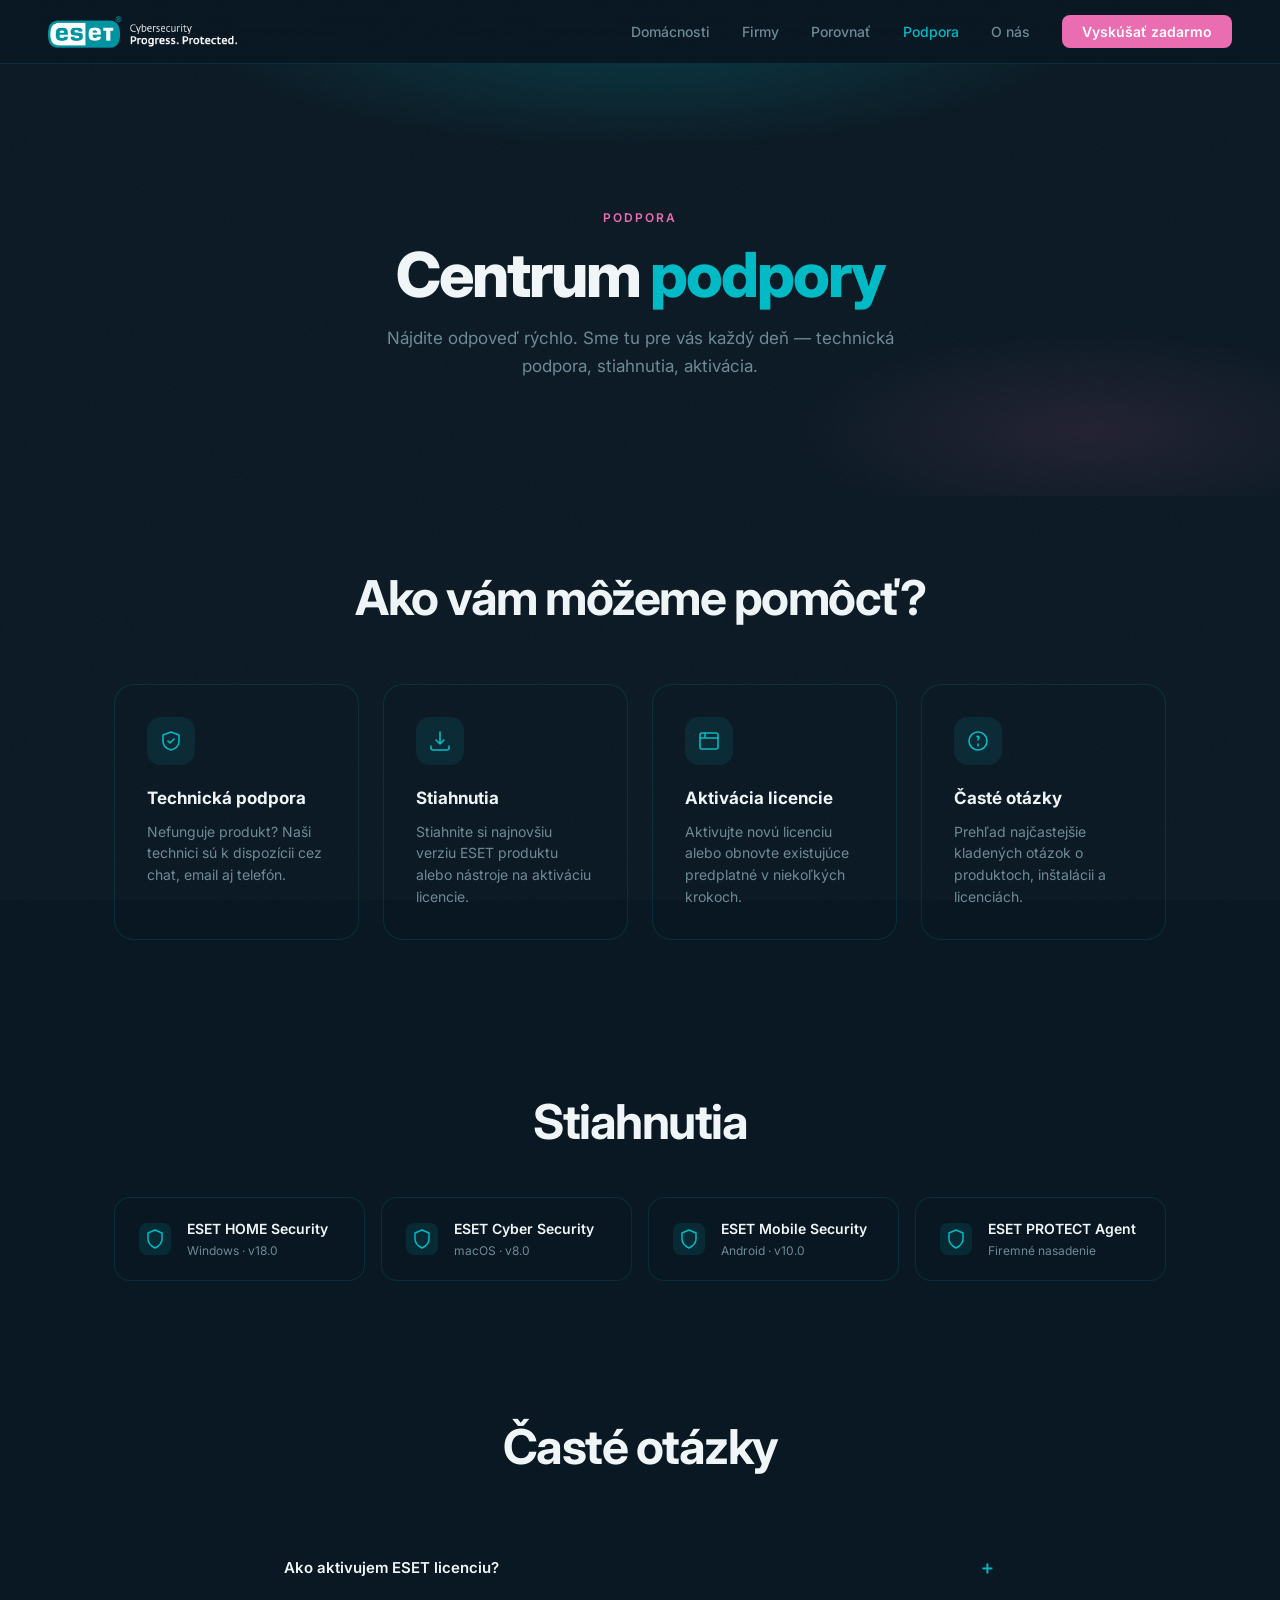
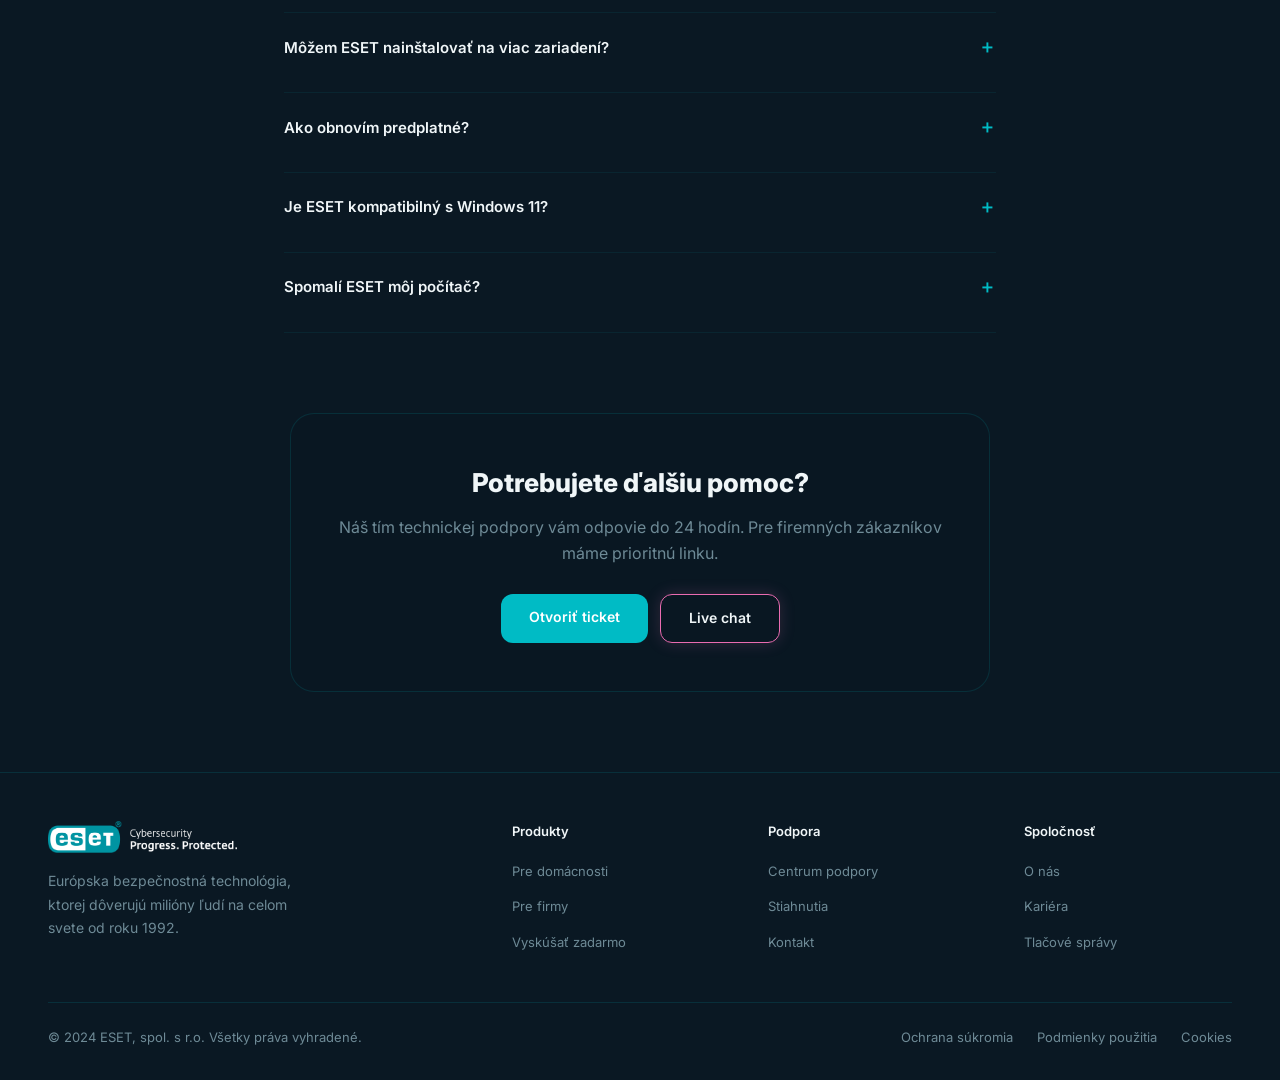
<file: podpora.html>
<!DOCTYPE html>
<html lang="sk">
<head>
  <meta charset="UTF-8">
  <meta name="viewport" content="width=device-width, initial-scale=1.0">
  <title>ESET — Centrum podpory | FAQ, stiahnutia, kontakt</title>
  <meta name="description" content="Centrum technickej podpory ESET. FAQ, stiahnutia produktov, aktivácia licencie, kontakt na technický tím. Otvorenie ticketu, live chat.">
  <meta name="theme-color" content="#0A1823">
  <link rel="canonical" href="https://leumasdam.github.io/eset-segmentation/podpora.html">
  <meta property="og:type" content="website">
  <meta property="og:locale" content="sk_SK">
  <meta property="og:title" content="ESET — Centrum podpory">
  <meta property="og:description" content="FAQ, stiahnutia, kontakt na technický tím. Reakcia do hodiny.">
  <link rel="preconnect" href="https://fonts.googleapis.com">
  <link rel="preconnect" href="https://fonts.gstatic.com" crossorigin>
  <link href="https://fonts.googleapis.com/css2?family=Inter:wght@300;400;500;600;700;800&display=swap" rel="stylesheet">
  <link rel="stylesheet" href="eset-redesign.css?v=20260513-fixed100">
  <style>
    .support-grid { display:grid; grid-template-columns:repeat(auto-fit,minmax(240px,1fr)); gap:24px; max-width:1100px; margin:0 auto 80px; padding:0 24px; }
    .support-card { background:rgba(10,24,35,0.55); border:1px solid var(--border); border-radius:20px; padding:32px; transition:border-color .25s,transform .25s; text-decoration:none; color:var(--text); display:block; }
    .support-card:hover { border-color:rgba(0,187,197,.4); transform:translateY(-4px); }
    .support-card-icon { width:48px;height:48px;border-radius:14px;background:rgba(0,187,197,.10);display:flex;align-items:center;justify-content:center;margin-bottom:20px; }
    .support-card-icon svg { width:24px;height:24px;stroke:#00BBC5;fill:none;stroke-width:1.6;stroke-linecap:round;stroke-linejoin:round; }
    .support-card h3 { font-size:17px;font-weight:700;margin-bottom:8px; }
    .support-card p { font-size:14px;color:var(--text-muted);line-height:1.55; }
    .faq-list { max-width:760px;margin:0 auto;padding:0 24px; }
    .faq-item { border-bottom:1px solid rgba(0,187,197,.08);padding:20px 0; }
    .faq-q { font-size:15px;font-weight:600;margin-bottom:10px;cursor:pointer;display:flex;justify-content:space-between;align-items:center;gap:16px; }
    .faq-q::after { content:'＋';color:var(--teal-bright);font-size:18px;flex-shrink:0; }
    .faq-q.open::after { content:'－'; }
    .faq-a { font-size:14px;color:var(--text-muted);line-height:1.65;display:none;padding-top:4px; }
    .faq-a.open { display:block; }
    .contact-box { max-width:700px;margin:0 auto;padding:48px 40px;background:rgba(10,24,35,.55);border:1px solid var(--border);border-radius:24px;text-align:center; }
    .contact-box h3 { font-size:26px;font-weight:800;margin-bottom:12px; }
    .contact-box p { color:var(--text-muted);margin-bottom:28px;line-height:1.6; }
    @media(max-width:600px){ .contact-box{padding:32px 20px;} }
  </style>
</head>
<body>

  <a href="#main" class="skip-link">Preskočiť na obsah</a>

  <div id="ambient"></div>

  <nav>
    <a href="index.html" class="nav-logo">
      <img src="eset-logo2.png" alt="ESET" style="height:32px;width:auto;">
    </a>
    <ul class="nav-links">
      <li><a href="domacnosti.html">Domácnosti</a></li>
      <li><a href="firmy.html">Firmy</a></li>
      <li><a href="porovnat-baliky.html">Porovnať</a></li>
      <li><a href="podpora.html" style="color:#00BBC5">Podpora</a></li>
      <li><a href="o-nas.html">O nás</a></li>
      <li><a href="vybrat-plan.html" class="nav-cta">Vyskúšať zadarmo</a></li>
    </ul>
    <button class="nav-burger" id="navBurger" aria-label="Otvoriť menu" aria-expanded="false">
      <span></span><span></span><span></span>
    </button>
  </nav>
  <ul class="mobile-nav" id="mobileNav">
    <li><a href="domacnosti.html">Domácnosti</a></li>
    <li><a href="firmy.html">Firmy</a></li>
    <li><a href="porovnat-baliky.html">Porovnať</a></li>
    <li><a href="podpora.html">Podpora</a></li>
    <li><a href="o-nas.html">O nás</a></li>
    <li><a href="vybrat-plan.html" class="nav-cta">Vyskúšať zadarmo</a></li>
  </ul>

  <!-- HERO -->
  <section class="page-hero" id="main" tabindex="-1">
    <div class="page-hero-bg"></div>
    <div class="page-hero-inner">
      <span class="section-label">Podpora</span>
      <h1 class="page-hero-title">Centrum <em>podpory</em></h1>
      <p class="page-hero-sub">Nájdite odpoveď rýchlo. Sme tu pre vás každý deň — technická podpora, stiahnutia, aktivácia.</p>
    </div>
  </section>

  <div class="section-glow-divider"></div>

  <!-- PODPORNÉ KATEGÓRIE -->
  <section style="padding:64px 0 0;">
    <div style="text-align:center;margin-bottom:48px;padding:0 24px;">
      <h2 class="section-title reveal">Ako vám môžeme pomôcť?</h2>
    </div>
    <div class="support-grid">
      <a href="#" class="support-card reveal">
        <div class="support-card-icon"><svg viewBox="0 0 24 24"><path d="M12 3L4 6V12C4 17 8 20 12 21C16 20 20 17 20 12V6L12 3Z"/><path d="M9 12L11 14L15 10"/></svg></div>
        <h3>Technická podpora</h3>
        <p>Nefunguje produkt? Naši technici sú k dispozícii cez chat, email aj telefón.</p>
      </a>
      <a href="#downloads" class="support-card reveal">
        <div class="support-card-icon"><svg viewBox="0 0 24 24"><path d="M12 3V15M12 15L8 11M12 15L16 11M3 17V19C3 20 4 21 5 21H19C20 21 21 20 21 19V17"/></svg></div>
        <h3>Stiahnutia</h3>
        <p>Stiahnite si najnovšiu verziu ESET produktu alebo nástroje na aktiváciu licencie.</p>
      </a>
      <a href="#" class="support-card reveal">
        <div class="support-card-icon"><svg viewBox="0 0 24 24"><rect x="3" y="4" width="18" height="16" rx="2"/><path d="M3 9H21M8 4V9"/></svg></div>
        <h3>Aktivácia licencie</h3>
        <p>Aktivujte novú licenciu alebo obnovte existujúce predplatné v niekoľkých krokoch.</p>
      </a>
      <a href="#faq" class="support-card reveal">
        <div class="support-card-icon"><svg viewBox="0 0 24 24"><circle cx="12" cy="12" r="9"/><path d="M12 8V8.5M12 11C12 10 13 9.5 13 8.5C13 7.5 12 7 11 7.5M12 15V17"/></svg></div>
        <h3>Časté otázky</h3>
        <p>Prehľad najčastejšie kladených otázok o produktoch, inštalácii a licenciách.</p>
      </a>
    </div>
  </section>

  <!-- STIAHNUTIA -->
  <section id="downloads" style="padding:64px 24px;max-width:1100px;margin:0 auto;">
    <h2 class="section-title reveal" style="margin-bottom:36px;">Stiahnutia</h2>
    <div style="display:grid;grid-template-columns:repeat(auto-fit,minmax(220px,1fr));gap:16px;">
      <a href="#" style="display:flex;align-items:center;gap:16px;padding:20px 24px;background:rgba(10,24,35,.55);border:1px solid var(--border);border-radius:16px;text-decoration:none;color:var(--text);transition:border-color .2s;" class="reveal">
        <svg width="32" height="32" viewBox="0 0 32 32" fill="none"><rect width="32" height="32" rx="8" fill="rgba(0,187,197,.12)"/><path d="M9 10L16 7L23 10V16C23 20 20 23 16 25C12 23 9 20 9 16V10Z" stroke="#00BBC5" stroke-width="1.5" stroke-linejoin="round"/></svg>
        <div><div style="font-weight:600;font-size:14px;">ESET HOME Security</div><div style="font-size:12px;color:var(--text-muted);">Windows · v18.0</div></div>
      </a>
      <a href="#" style="display:flex;align-items:center;gap:16px;padding:20px 24px;background:rgba(10,24,35,.55);border:1px solid var(--border);border-radius:16px;text-decoration:none;color:var(--text);transition:border-color .2s;" class="reveal">
        <svg width="32" height="32" viewBox="0 0 32 32" fill="none"><rect width="32" height="32" rx="8" fill="rgba(0,187,197,.12)"/><path d="M9 10L16 7L23 10V16C23 20 20 23 16 25C12 23 9 20 9 16V10Z" stroke="#00BBC5" stroke-width="1.5" stroke-linejoin="round"/></svg>
        <div><div style="font-weight:600;font-size:14px;">ESET Cyber Security</div><div style="font-size:12px;color:var(--text-muted);">macOS · v8.0</div></div>
      </a>
      <a href="#" style="display:flex;align-items:center;gap:16px;padding:20px 24px;background:rgba(10,24,35,.55);border:1px solid var(--border);border-radius:16px;text-decoration:none;color:var(--text);transition:border-color .2s;" class="reveal">
        <svg width="32" height="32" viewBox="0 0 32 32" fill="none"><rect width="32" height="32" rx="8" fill="rgba(0,187,197,.12)"/><path d="M9 10L16 7L23 10V16C23 20 20 23 16 25C12 23 9 20 9 16V10Z" stroke="#00BBC5" stroke-width="1.5" stroke-linejoin="round"/></svg>
        <div><div style="font-weight:600;font-size:14px;">ESET Mobile Security</div><div style="font-size:12px;color:var(--text-muted);">Android · v10.0</div></div>
      </a>
      <a href="#" style="display:flex;align-items:center;gap:16px;padding:20px 24px;background:rgba(10,24,35,.55);border:1px solid var(--border);border-radius:16px;text-decoration:none;color:var(--text);transition:border-color .2s;" class="reveal">
        <svg width="32" height="32" viewBox="0 0 32 32" fill="none"><rect width="32" height="32" rx="8" fill="rgba(0,187,197,.12)"/><path d="M9 10L16 7L23 10V16C23 20 20 23 16 25C12 23 9 20 9 16V10Z" stroke="#00BBC5" stroke-width="1.5" stroke-linejoin="round"/></svg>
        <div><div style="font-weight:600;font-size:14px;">ESET PROTECT Agent</div><div style="font-size:12px;color:var(--text-muted);">Firemné nasadenie</div></div>
      </a>
    </div>
  </section>

  <div class="section-glow-divider"></div>

  <!-- FAQ -->
  <section id="faq" style="padding:64px 24px 80px;">
    <div style="text-align:center;margin-bottom:48px;">
      <h2 class="section-title reveal">Časté otázky</h2>
    </div>
    <div class="faq-list">
      <div class="faq-item reveal">
        <div class="faq-q">Ako aktivujem ESET licenciu?</div>
        <div class="faq-a">Po zakúpení dostanete aktivačný kľúč emailom. Otvorte ESET produkt, kliknite na „Aktivovať licenciu" a zadajte kľúč. Prípadne ho môžete zadať počas inštalácie.</div>
      </div>
      <div class="faq-item reveal">
        <div class="faq-q">Môžem ESET nainštalovať na viac zariadení?</div>
        <div class="faq-a">Záleží na type licencie. Balíky Premium a Ultimate sú určené pre viac zariadení (3, resp. 10). Všetky zariadenia spravujete cez ESET HOME portál.</div>
      </div>
      <div class="faq-item reveal">
        <div class="faq-q">Ako obnovím predplatné?</div>
        <div class="faq-a">Predplatné môžete obnoviť priamo v aplikácii ESET, cez ESET HOME portál alebo kontaktovaním zákazníckeho centra. Odporúčame zapnúť automatické obnovovanie.</div>
      </div>
      <div class="faq-item reveal">
        <div class="faq-q">Je ESET kompatibilný s Windows 11?</div>
        <div class="faq-a">Áno, všetky aktuálne verzie ESET HOME Security sú plne kompatibilné s Windows 11. Produkt je optimalizovaný pre najnovšie verzie Windows, macOS, Android aj iOS.</div>
      </div>
      <div class="faq-item reveal">
        <div class="faq-q">Spomalí ESET môj počítač?</div>
        <div class="faq-a">ESET je dlhodobo ocenený za minimálny dopad na výkon systému. V testoch AV-Comparatives dosahuje trvalo 5× nižšiu záťaž ako priemer odvetvia.</div>
      </div>
    </div>
  </section>

  <!-- KONTAKT -->
  <section id="contact" style="padding:0 24px 80px;">
    <div class="contact-box reveal">
      <h3>Potrebujete ďalšiu pomoc?</h3>
      <p>Náš tím technickej podpory vám odpovie do 24 hodín. Pre firemných zákazníkov máme prioritnú linku.</p>
      <div style="display:flex;gap:12px;justify-content:center;flex-wrap:wrap;">
        <a href="#" class="btn-hero-primary" style="font-size:14px;padding:12px 28px;">Otvoriť ticket</a>
        <a href="#" class="btn-hero-secondary" style="font-size:14px;padding:12px 28px;">Live chat</a>
      </div>
    </div>
  </section>

  <!-- FOOTER -->
  <footer>
    <div class="footer-top">
      <div class="footer-brand">
        <a href="index.html" class="nav-logo"><img src="eset-logo2.png" alt="ESET" style="height:32px;width:auto;"></a>
        <p>Európska bezpečnostná technológia, ktorej dôverujú milióny ľudí na celom svete od roku 1992.</p>
      </div>
      <div class="footer-col"><h4>Produkty</h4><ul>
        <li><a href="domacnosti.html">Pre domácnosti</a></li>
        <li><a href="firmy.html">Pre firmy</a></li>
        <li><a href="vybrat-plan.html">Vyskúšať zadarmo</a></li>
      </ul></div>
      <div class="footer-col"><h4>Podpora</h4><ul>
        <li><a href="podpora.html">Centrum podpory</a></li>
        <li><a href="#downloads">Stiahnutia</a></li>
        <li><a href="#contact">Kontakt</a></li>
      </ul></div>
      <div class="footer-col"><h4>Spoločnosť</h4><ul>
        <li><a href="o-nas.html">O nás</a></li>
        <li><a href="#">Kariéra</a></li>
        <li><a href="#">Tlačové správy</a></li>
      </ul></div>
    </div>
    <div class="footer-bottom">
      <span>© 2024 ESET, spol. s r.o. Všetky práva vyhradené.</span>
      <div style="display:flex;gap:24px;"><a href="#">Ochrana súkromia</a><a href="#">Podmienky použitia</a><a href="#">Cookies</a></div>
    </div>
  </footer>

  <script>
    (function () {
      var burger = document.getElementById('navBurger');
      var menu   = document.getElementById('mobileNav');
      if (!burger || !menu) return;
      burger.addEventListener('click', function () {
        var open = menu.classList.toggle('open');
        burger.setAttribute('aria-expanded', open ? 'true' : 'false');
      });
      menu.querySelectorAll('a').forEach(function (a) {
        a.addEventListener('click', function () {
          menu.classList.remove('open');
          burger.setAttribute('aria-expanded', 'false');
        });
      });
      document.addEventListener('click', function (e) {
        if (!burger.contains(e.target) && !menu.contains(e.target)) {
          menu.classList.remove('open');
          burger.setAttribute('aria-expanded', 'false');
        }
      });
    })();
    (function () {
      var io = new IntersectionObserver(function(entries) {
        entries.forEach(function(e) {
          if (e.isIntersecting) { e.target.classList.add('in'); io.unobserve(e.target); }
        });
      }, { threshold: 0.12 });
      document.querySelectorAll('.reveal').forEach(function(el) { io.observe(el); });
    })();
    document.querySelectorAll('.faq-q').forEach(function(q) {
      q.addEventListener('click', function() {
        var a = q.nextElementSibling;
        q.classList.toggle('open');
        a.classList.toggle('open');
      });
    });
  </script>
</body>
</html>
</file>
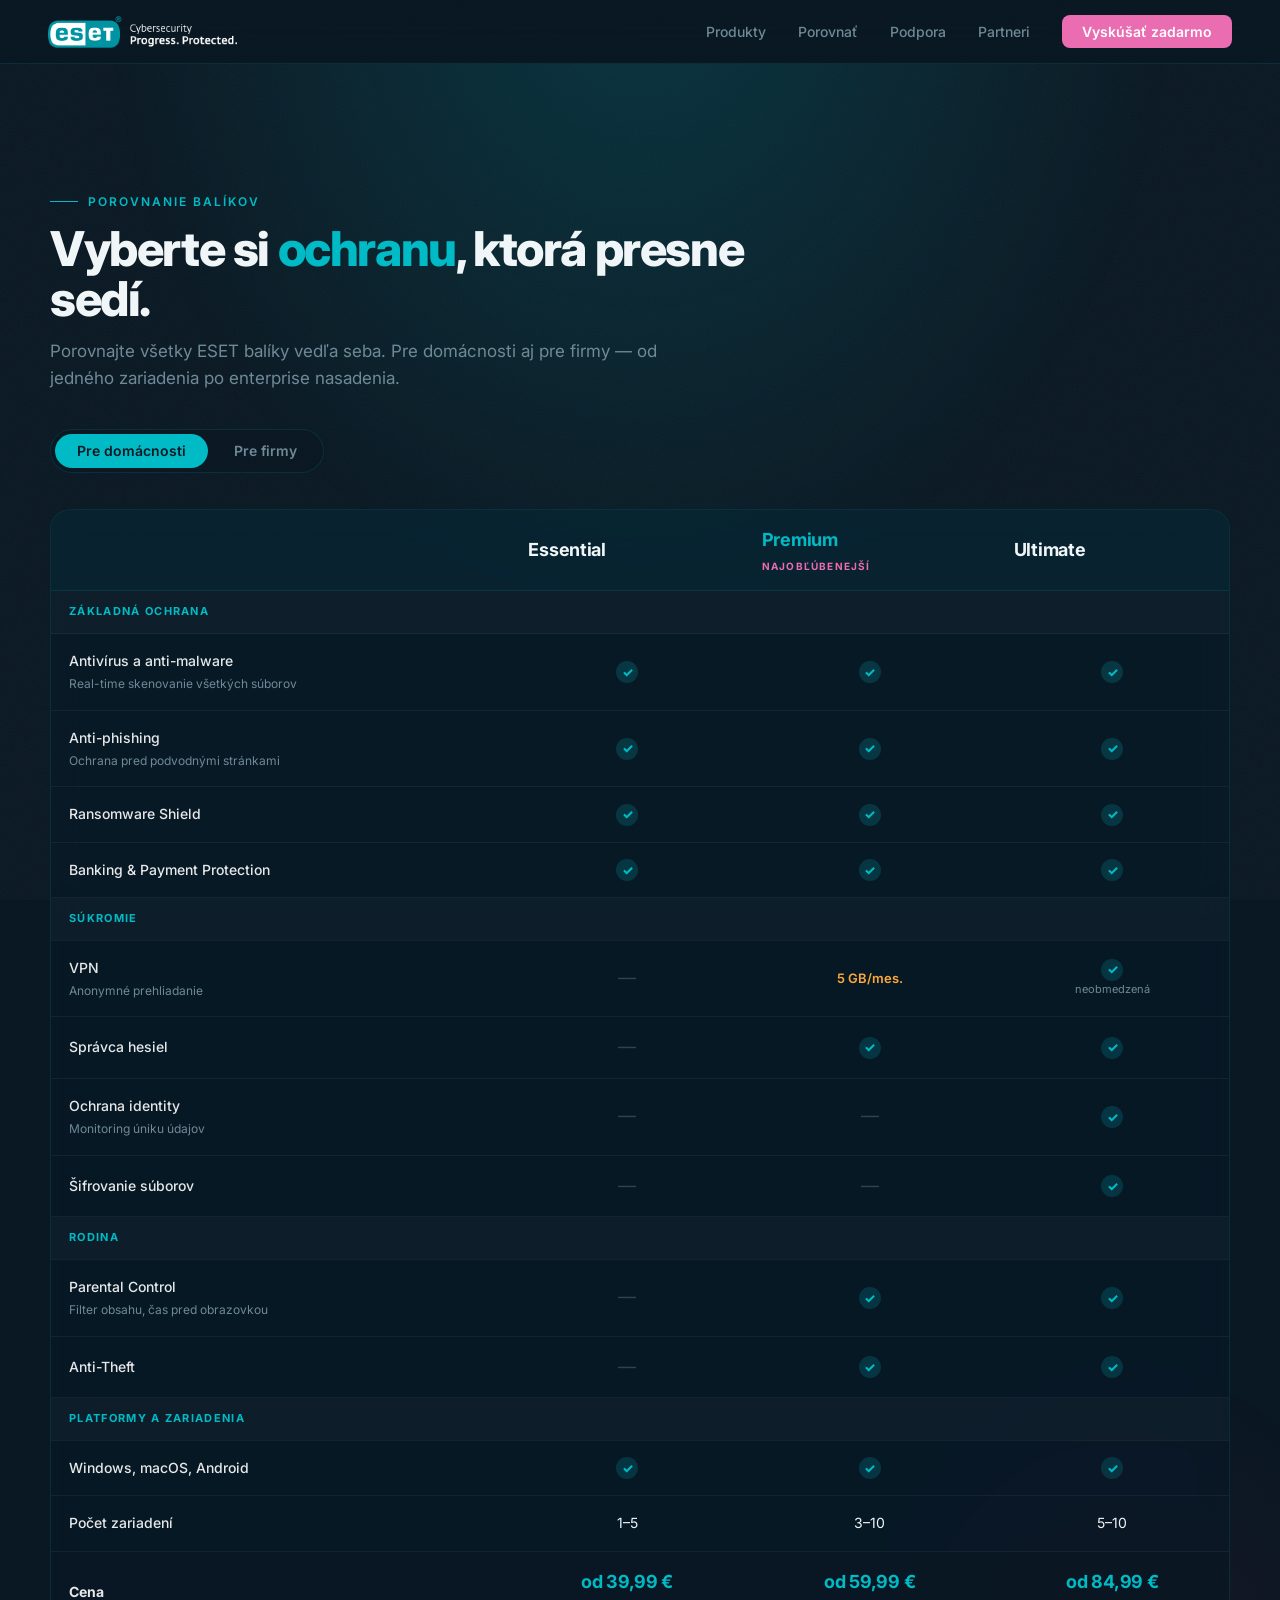
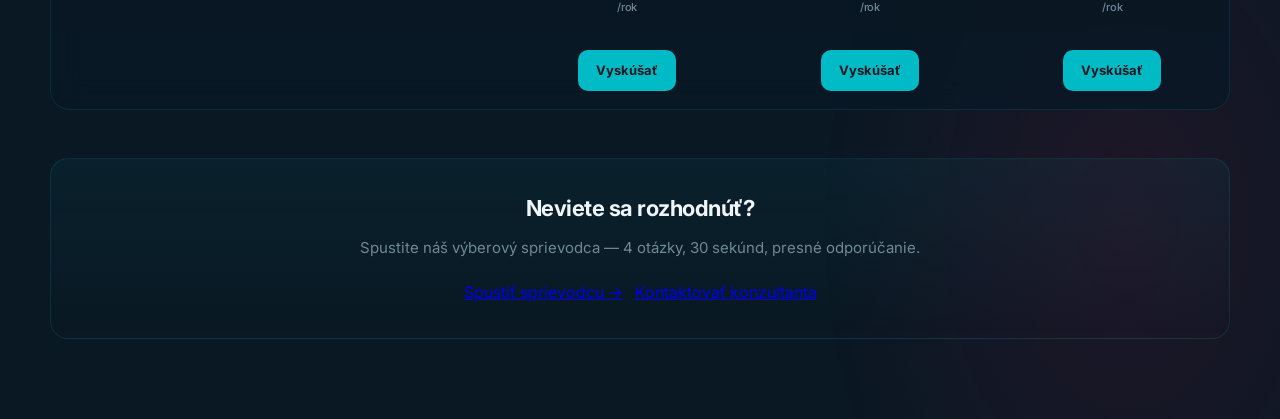
<file: porovnat-baliky.html>
<!DOCTYPE html>
<html lang="sk">
<head>
  <meta charset="UTF-8">
  <meta name="viewport" content="width=device-width, initial-scale=1.0">
  <title>ESET — Porovnanie balíkov | Domácnosti aj firmy</title>
  <meta name="description" content="Porovnajte všetky ESET balíky vedľa seba. HOME Security Essential / Premium / Ultimate, PROTECT Entry / Advanced / Complete / MDR — funkcie, ceny.">
  <meta name="theme-color" content="#0A1823">
  <link rel="canonical" href="https://leumasdam.github.io/eset-segmentation/porovnat-baliky.html">

  <meta property="og:type" content="website">
  <meta property="og:locale" content="sk_SK">
  <meta property="og:title" content="ESET — Porovnanie balíkov">
  <meta property="og:description" content="Všetky ESET balíky vedľa seba. Funkcie, ceny, odporúčania.">
  <meta property="og:url" content="https://leumasdam.github.io/eset-segmentation/porovnat-baliky.html">
  <meta name="twitter:card" content="summary">

  <link rel="preconnect" href="https://fonts.googleapis.com">
  <link rel="preconnect" href="https://fonts.gstatic.com" crossorigin>
  <link href="https://fonts.googleapis.com/css2?family=Inter:wght@300;400;500;600;700;800&display=swap" rel="stylesheet">
  <link rel="stylesheet" href="eset-redesign.css?v=20260509-compare">

  <style>
    .cmp-page { min-height: 100vh; padding: 120px 24px 80px; position: relative; overflow: hidden; }
    .cmp-bg {
      position: absolute; inset: 0; z-index: 0; pointer-events: none;
      background:
        radial-gradient(ellipse 70% 55% at 50% -5%, rgba(0,187,197,0.18) 0%, transparent 60%),
        radial-gradient(ellipse 40% 40% at 88% 90%, rgba(216,11,85,0.10) 0%, transparent 60%);
    }
    .cmp-container { max-width: 1180px; margin: 0 auto; position: relative; z-index: 2; }
    .cmp-eyebrow {
      display: inline-flex; align-items: center; gap: 10px;
      font: 600 12px/1 'Inter', sans-serif;
      letter-spacing: 2px; text-transform: uppercase;
      color: var(--teal-bright); margin-bottom: 16px;
    }
    .cmp-eyebrow::before { content: ''; width: 28px; height: 1px; background: var(--teal-bright); }
    .cmp-h1 {
      font-size: clamp(32px, 4.5vw, 48px);
      font-weight: 800; letter-spacing: -1.4px; line-height: 1.05;
      margin: 0 0 14px; max-width: 760px;
    }
    .cmp-h1 em { color: var(--teal-bright); font-style: normal; }
    .cmp-lead {
      font-size: 17px; color: var(--text-muted); max-width: 620px;
      line-height: 1.6; margin: 0 0 36px;
    }

    /* Tab switcher (mirrors pill switcher) */
    .cmp-tabs {
      display: inline-flex; gap: 4px;
      background: rgba(10,24,35,0.6);
      border: 1px solid var(--border);
      border-radius: 100px;
      padding: 4px;
      margin-bottom: 36px;
    }
    .cmp-tab {
      padding: 10px 22px;
      border-radius: 100px;
      background: transparent;
      color: var(--text-muted);
      border: 0;
      font: 600 14px/1 'Inter', sans-serif;
      cursor: pointer;
      transition: background 0.25s, color 0.25s;
    }
    .cmp-tab.is-active { background: var(--teal-bright); color: var(--dark); }

    /* Pane visibility */
    .cmp-pane { display: none; }
    .cmp-pane.is-active { display: block; animation: cmpFade 0.4s ease-out; }
    @keyframes cmpFade { from { opacity: 0; transform: translateY(8px); } to { opacity: 1; transform: none; } }

    /* Comparison table */
    .cmp-wrap {
      overflow-x: auto;
      background: rgba(10,24,35,0.55);
      border: 1px solid var(--border);
      border-radius: 20px;
      backdrop-filter: blur(16px) saturate(140%);
      -webkit-backdrop-filter: blur(16px) saturate(140%);
    }
    .cmp-table {
      width: 100%;
      min-width: 720px;
      border-collapse: collapse;
      color: var(--text);
      font-family: 'Inter', sans-serif;
    }
    .cmp-table th, .cmp-table td {
      padding: 16px 18px;
      text-align: left;
      border-bottom: 1px solid rgba(255,255,255,0.05);
      vertical-align: middle;
    }
    .cmp-table thead th {
      background: rgba(0,187,197,0.06);
      font-size: 13px;
      font-weight: 700;
      letter-spacing: 0.04em;
      text-transform: uppercase;
      color: var(--text-muted);
      border-bottom: 1px solid rgba(0,187,197,0.18);
      position: sticky; top: 0;
    }
    .cmp-table thead th.cmp-product {
      color: var(--text);
      text-transform: none;
      letter-spacing: -0.3px;
      font-size: 18px;
      font-weight: 700;
    }
    .cmp-table thead th.cmp-product.is-featured {
      color: var(--teal-bright);
      position: relative;
    }
    .cmp-table thead th.cmp-product.is-featured::after {
      content: 'NAJOBĽÚBENEJŠÍ';
      display: block;
      font-size: 10px;
      font-weight: 700;
      letter-spacing: 0.12em;
      color: var(--crimson-light);
      margin-top: 4px;
    }
    .cmp-row-feature { font-weight: 500; font-size: 14px; color: rgba(255,255,255,0.9); }
    .cmp-row-feature small { display: block; font-size: 12px; color: var(--text-muted); font-weight: 400; margin-top: 2px; }
    .cmp-table tbody tr:hover { background: rgba(0,187,197,0.04); }
    .cmp-table td.cmp-cell { text-align: center; font-size: 14px; }
    .cmp-yes {
      display: inline-flex; align-items: center; justify-content: center;
      width: 22px; height: 22px; border-radius: 50%;
      background: rgba(0,187,197,0.18); color: var(--teal-bright);
      font-weight: 800; font-size: 13px;
    }
    .cmp-no { color: rgba(255,255,255,0.18); font-size: 18px; }
    .cmp-partial { color: var(--orange); font-weight: 600; font-size: 13px; }
    .cmp-row-section td {
      background: rgba(255,255,255,0.025);
      font-size: 11px;
      letter-spacing: 0.12em;
      text-transform: uppercase;
      color: var(--teal-bright);
      font-weight: 700;
      padding: 12px 18px;
    }
    .cmp-row-price td {
      background: rgba(10,24,35,0.7);
      font-weight: 700;
      border-top: 1px solid rgba(0,187,197,0.18);
      border-bottom: none;
    }
    .cmp-row-price td.cmp-cell { font-size: 18px; color: var(--teal-bright); letter-spacing: -0.3px; }
    .cmp-row-price td.cmp-cell small { display: block; font-size: 11px; color: var(--text-muted); font-weight: 500; margin-top: 2px; }
    .cmp-row-cta td { background: rgba(10,24,35,0.55); padding: 18px; border-bottom: none; }
    .cmp-row-cta .cmp-cta-btn {
      display: inline-block; padding: 10px 18px;
      background: var(--teal-bright); color: var(--dark);
      border-radius: 10px; font-weight: 700; font-size: 13px;
      text-decoration: none;
      transition: background 0.2s, transform 0.2s;
    }
    .cmp-row-cta .cmp-cta-btn:hover { background: var(--teal-light); transform: translateY(-1px); }
    .cmp-row-cta .cmp-cta-btn.is-secondary {
      background: transparent;
      color: var(--teal-bright);
      border: 1px solid rgba(0,187,197,0.4);
    }

    /* Bottom CTAs */
    .cmp-footer {
      margin-top: 48px;
      text-align: center;
      padding: 32px;
      background: linear-gradient(180deg, rgba(0,187,197,0.06) 0%, transparent 100%);
      border: 1px solid var(--border);
      border-radius: 18px;
    }
    .cmp-footer h2 { font-size: 22px; font-weight: 700; margin: 0 0 10px; letter-spacing: -0.5px; }
    .cmp-footer p { color: var(--text-muted); margin: 0 0 20px; font-size: 15px; }
    .cmp-footer-ctas { display: inline-flex; gap: 12px; flex-wrap: wrap; justify-content: center; }

    @media (max-width: 720px) {
      .cmp-page { padding: 96px 16px 60px; }
      .cmp-tabs { width: 100%; justify-content: center; }
      .cmp-table { font-size: 13px; }
      .cmp-table th, .cmp-table td { padding: 12px 14px; }
    }
  </style>
</head>
<body>

  <a href="#main" class="skip-link">Preskočiť na obsah</a>

  <div id="ambient"></div>

  <nav>
    <a href="index.html" class="nav-logo">
      <img src="eset-logo2.png" alt="ESET" style="height:32px; width:auto;">
    </a>
    <ul class="nav-links">
      <li><a href="index.html#plans">Produkty</a></li>
      <li><a href="porovnat-baliky.html">Porovnať</a></li>
      <li><a href="#">Podpora</a></li>
      <li><a href="#">Partneri</a></li>
      <li><a href="vybrat-plan.html" class="nav-cta">Vyskúšať zadarmo</a></li>
    </ul>
    <button class="nav-burger" aria-label="Otvoriť menu" aria-expanded="false">
      <span></span><span></span><span></span>
    </button>
  </nav>

  <main class="cmp-page" id="main" tabindex="-1">
    <div class="cmp-bg" aria-hidden="true"></div>

    <div class="cmp-container">
      <span class="cmp-eyebrow">Porovnanie balíkov</span>
      <h1 class="cmp-h1">Vyberte si <em>ochranu</em>, ktorá presne sedí.</h1>
      <p class="cmp-lead">Porovnajte všetky ESET balíky vedľa seba. Pre domácnosti aj pre firmy — od jedného zariadenia po enterprise nasadenia.</p>

      <div class="cmp-tabs" role="tablist" aria-label="Segment">
        <button class="cmp-tab is-active" data-pane="home" role="tab" aria-selected="true">Pre domácnosti</button>
        <button class="cmp-tab" data-pane="biz" role="tab" aria-selected="false">Pre firmy</button>
      </div>

      <!-- HOME PANE -->
      <div class="cmp-pane is-active" data-pane="home">
        <div class="cmp-wrap">
          <table class="cmp-table">
            <thead>
              <tr>
                <th></th>
                <th class="cmp-product">Essential</th>
                <th class="cmp-product is-featured">Premium</th>
                <th class="cmp-product">Ultimate</th>
              </tr>
            </thead>
            <tbody>
              <tr class="cmp-row-section"><td colspan="4">Základná ochrana</td></tr>
              <tr><td class="cmp-row-feature">Antivírus a anti-malware <small>Real-time skenovanie všetkých súborov</small></td><td class="cmp-cell"><span class="cmp-yes">✓</span></td><td class="cmp-cell"><span class="cmp-yes">✓</span></td><td class="cmp-cell"><span class="cmp-yes">✓</span></td></tr>
              <tr><td class="cmp-row-feature">Anti-phishing <small>Ochrana pred podvodnými stránkami</small></td><td class="cmp-cell"><span class="cmp-yes">✓</span></td><td class="cmp-cell"><span class="cmp-yes">✓</span></td><td class="cmp-cell"><span class="cmp-yes">✓</span></td></tr>
              <tr><td class="cmp-row-feature">Ransomware Shield</td><td class="cmp-cell"><span class="cmp-yes">✓</span></td><td class="cmp-cell"><span class="cmp-yes">✓</span></td><td class="cmp-cell"><span class="cmp-yes">✓</span></td></tr>
              <tr><td class="cmp-row-feature">Banking & Payment Protection</td><td class="cmp-cell"><span class="cmp-yes">✓</span></td><td class="cmp-cell"><span class="cmp-yes">✓</span></td><td class="cmp-cell"><span class="cmp-yes">✓</span></td></tr>

              <tr class="cmp-row-section"><td colspan="4">Súkromie</td></tr>
              <tr><td class="cmp-row-feature">VPN <small>Anonymné prehliadanie</small></td><td class="cmp-cell"><span class="cmp-no">—</span></td><td class="cmp-cell"><span class="cmp-partial">5 GB/mes.</span></td><td class="cmp-cell"><span class="cmp-yes">✓</span> <small style="display:block;font-size:11px;color:var(--text-muted)">neobmedzená</small></td></tr>
              <tr><td class="cmp-row-feature">Správca hesiel</td><td class="cmp-cell"><span class="cmp-no">—</span></td><td class="cmp-cell"><span class="cmp-yes">✓</span></td><td class="cmp-cell"><span class="cmp-yes">✓</span></td></tr>
              <tr><td class="cmp-row-feature">Ochrana identity <small>Monitoring úniku údajov</small></td><td class="cmp-cell"><span class="cmp-no">—</span></td><td class="cmp-cell"><span class="cmp-no">—</span></td><td class="cmp-cell"><span class="cmp-yes">✓</span></td></tr>
              <tr><td class="cmp-row-feature">Šifrovanie súborov</td><td class="cmp-cell"><span class="cmp-no">—</span></td><td class="cmp-cell"><span class="cmp-no">—</span></td><td class="cmp-cell"><span class="cmp-yes">✓</span></td></tr>

              <tr class="cmp-row-section"><td colspan="4">Rodina</td></tr>
              <tr><td class="cmp-row-feature">Parental Control <small>Filter obsahu, čas pred obrazovkou</small></td><td class="cmp-cell"><span class="cmp-no">—</span></td><td class="cmp-cell"><span class="cmp-yes">✓</span></td><td class="cmp-cell"><span class="cmp-yes">✓</span></td></tr>
              <tr><td class="cmp-row-feature">Anti-Theft</td><td class="cmp-cell"><span class="cmp-no">—</span></td><td class="cmp-cell"><span class="cmp-yes">✓</span></td><td class="cmp-cell"><span class="cmp-yes">✓</span></td></tr>

              <tr class="cmp-row-section"><td colspan="4">Platformy a zariadenia</td></tr>
              <tr><td class="cmp-row-feature">Windows, macOS, Android</td><td class="cmp-cell"><span class="cmp-yes">✓</span></td><td class="cmp-cell"><span class="cmp-yes">✓</span></td><td class="cmp-cell"><span class="cmp-yes">✓</span></td></tr>
              <tr><td class="cmp-row-feature">Počet zariadení</td><td class="cmp-cell">1–5</td><td class="cmp-cell">3–10</td><td class="cmp-cell">5–10</td></tr>

              <tr class="cmp-row-price">
                <td class="cmp-row-feature">Cena</td>
                <td class="cmp-cell">od 39,99 €<small>/rok</small></td>
                <td class="cmp-cell">od 59,99 €<small>/rok</small></td>
                <td class="cmp-cell">od 84,99 €<small>/rok</small></td>
              </tr>
              <tr class="cmp-row-cta">
                <td></td>
                <td class="cmp-cell"><a href="vybrat-plan.html" class="cmp-cta-btn">Vyskúšať</a></td>
                <td class="cmp-cell"><a href="vybrat-plan.html" class="cmp-cta-btn">Vyskúšať</a></td>
                <td class="cmp-cell"><a href="vybrat-plan.html" class="cmp-cta-btn">Vyskúšať</a></td>
              </tr>
            </tbody>
          </table>
        </div>
      </div>

      <!-- BUSINESS PANE -->
      <div class="cmp-pane" data-pane="biz">
        <div class="cmp-wrap">
          <table class="cmp-table">
            <thead>
              <tr>
                <th></th>
                <th class="cmp-product">Entry</th>
                <th class="cmp-product">Advanced</th>
                <th class="cmp-product is-featured">Complete</th>
                <th class="cmp-product">MDR</th>
              </tr>
            </thead>
            <tbody>
              <tr class="cmp-row-section"><td colspan="5">Endpoint a server</td></tr>
              <tr><td class="cmp-row-feature">Endpoint Security <small>PC, Mac, mobil</small></td><td class="cmp-cell"><span class="cmp-yes">✓</span></td><td class="cmp-cell"><span class="cmp-yes">✓</span></td><td class="cmp-cell"><span class="cmp-yes">✓</span></td><td class="cmp-cell"><span class="cmp-yes">✓</span></td></tr>
              <tr><td class="cmp-row-feature">Server Security</td><td class="cmp-cell"><span class="cmp-no">—</span></td><td class="cmp-cell"><span class="cmp-yes">✓</span></td><td class="cmp-cell"><span class="cmp-yes">✓</span></td><td class="cmp-cell"><span class="cmp-yes">✓</span></td></tr>
              <tr><td class="cmp-row-feature">Cloud konzola <small>Centrálna správa</small></td><td class="cmp-cell"><span class="cmp-yes">✓</span></td><td class="cmp-cell"><span class="cmp-yes">✓</span></td><td class="cmp-cell"><span class="cmp-yes">✓</span></td><td class="cmp-cell"><span class="cmp-yes">✓</span></td></tr>

              <tr class="cmp-row-section"><td colspan="5">Pokročilá ochrana</td></tr>
              <tr><td class="cmp-row-feature">Full Disk Encryption</td><td class="cmp-cell"><span class="cmp-no">—</span></td><td class="cmp-cell"><span class="cmp-yes">✓</span></td><td class="cmp-cell"><span class="cmp-yes">✓</span></td><td class="cmp-cell"><span class="cmp-yes">✓</span></td></tr>
              <tr><td class="cmp-row-feature">Advanced Threat Defense <small>Cloud sandbox + ML</small></td><td class="cmp-cell"><span class="cmp-no">—</span></td><td class="cmp-cell"><span class="cmp-yes">✓</span></td><td class="cmp-cell"><span class="cmp-yes">✓</span></td><td class="cmp-cell"><span class="cmp-yes">✓</span></td></tr>
              <tr><td class="cmp-row-feature">Vulnerability & Patch Management</td><td class="cmp-cell"><span class="cmp-no">—</span></td><td class="cmp-cell"><span class="cmp-no">—</span></td><td class="cmp-cell"><span class="cmp-yes">✓</span></td><td class="cmp-cell"><span class="cmp-yes">✓</span></td></tr>

              <tr class="cmp-row-section"><td colspan="5">Email a cloud</td></tr>
              <tr><td class="cmp-row-feature">Mail Security <small>Exchange, SMTP, anti-spam</small></td><td class="cmp-cell"><span class="cmp-no">—</span></td><td class="cmp-cell"><span class="cmp-no">—</span></td><td class="cmp-cell"><span class="cmp-yes">✓</span></td><td class="cmp-cell"><span class="cmp-yes">✓</span></td></tr>
              <tr><td class="cmp-row-feature">Cloud Office Security <small>M365, Google Workspace</small></td><td class="cmp-cell"><span class="cmp-no">—</span></td><td class="cmp-cell"><span class="cmp-no">—</span></td><td class="cmp-cell"><span class="cmp-yes">✓</span></td><td class="cmp-cell"><span class="cmp-yes">✓</span></td></tr>

              <tr class="cmp-row-section"><td colspan="5">Spravovaná detekcia (MDR)</td></tr>
              <tr><td class="cmp-row-feature">24/7 SOC monitoring</td><td class="cmp-cell"><span class="cmp-no">—</span></td><td class="cmp-cell"><span class="cmp-no">—</span></td><td class="cmp-cell"><span class="cmp-no">—</span></td><td class="cmp-cell"><span class="cmp-yes">✓</span></td></tr>
              <tr><td class="cmp-row-feature">Threat hunting expertmi ESET</td><td class="cmp-cell"><span class="cmp-no">—</span></td><td class="cmp-cell"><span class="cmp-no">—</span></td><td class="cmp-cell"><span class="cmp-no">—</span></td><td class="cmp-cell"><span class="cmp-yes">✓</span></td></tr>
              <tr><td class="cmp-row-feature">Incident response <small>Reakcia do 20 minút</small></td><td class="cmp-cell"><span class="cmp-no">—</span></td><td class="cmp-cell"><span class="cmp-no">—</span></td><td class="cmp-cell"><span class="cmp-no">—</span></td><td class="cmp-cell"><span class="cmp-yes">✓</span></td></tr>

              <tr class="cmp-row-section"><td colspan="5">Podpora</td></tr>
              <tr><td class="cmp-row-feature">Email a chat podpora</td><td class="cmp-cell"><span class="cmp-yes">✓</span></td><td class="cmp-cell"><span class="cmp-yes">✓</span></td><td class="cmp-cell"><span class="cmp-yes">✓</span></td><td class="cmp-cell"><span class="cmp-yes">✓</span></td></tr>
              <tr><td class="cmp-row-feature">Telefonická podpora 24/7</td><td class="cmp-cell"><span class="cmp-no">—</span></td><td class="cmp-cell"><span class="cmp-partial">8/5</span></td><td class="cmp-cell"><span class="cmp-yes">✓</span></td><td class="cmp-cell"><span class="cmp-yes">✓</span></td></tr>
              <tr><td class="cmp-row-feature">Dedicated Account Manager</td><td class="cmp-cell"><span class="cmp-no">—</span></td><td class="cmp-cell"><span class="cmp-no">—</span></td><td class="cmp-cell"><span class="cmp-yes">✓</span></td><td class="cmp-cell"><span class="cmp-yes">✓</span></td></tr>

              <tr class="cmp-row-price">
                <td class="cmp-row-feature">Cena</td>
                <td class="cmp-cell">od 2,50 €<small>/zariadenie/mes.</small></td>
                <td class="cmp-cell">od 4,20 €<small>/zariadenie/mes.</small></td>
                <td class="cmp-cell">od 6,50 €<small>/zariadenie/mes.</small></td>
                <td class="cmp-cell">Custom<small>na vyžiadanie</small></td>
              </tr>
              <tr class="cmp-row-cta">
                <td></td>
                <td class="cmp-cell"><a href="vybrat-plan.html" class="cmp-cta-btn">Vyskúšať</a></td>
                <td class="cmp-cell"><a href="vybrat-plan.html" class="cmp-cta-btn">Vyskúšať</a></td>
                <td class="cmp-cell"><a href="vybrat-plan.html" class="cmp-cta-btn">Vyskúšať</a></td>
                <td class="cmp-cell"><a href="#" data-open-contact class="cmp-cta-btn is-secondary">Kontakt</a></td>
              </tr>
            </tbody>
          </table>
        </div>
      </div>

      <div class="cmp-footer">
        <h2>Neviete sa rozhodnúť?</h2>
        <p>Spustite náš výberový sprievodca — 4 otázky, 30 sekúnd, presné odporúčanie.</p>
        <div class="cmp-footer-ctas">
          <a href="vybrat-plan.html" class="cmp-cta-btn">Spustiť sprievodcu →</a>
          <a href="#" data-open-contact class="cmp-cta-btn is-secondary">Kontaktovať konzultanta</a>
        </div>
      </div>
    </div>
  </main>

  <script>
    /* Analytics stub — pozri index.html pre dokumentáciu */
    window.track = function (name, props) {
      const p = props || {};
      if (window.dataLayer) window.dataLayer.push({ event: name, ...p });
      if (typeof window.plausible === 'function') window.plausible(name, { props: p });
      if (location.hostname === 'localhost' || location.hostname.startsWith('127.') || location.protocol === 'file:') console.log('[track]', name, p);
    };
    document.addEventListener('click', (e) => {
      const el = e.target.closest('[data-track]');
      if (el) window.track(el.dataset.track, { href: el.getAttribute('href') || null, text: (el.textContent || '').trim().slice(0, 60) });
    });

    /* Burger toggle */
    (function () {
      const burger = document.querySelector('.nav-burger');
      const links  = document.querySelector('.nav-links');
      if (!burger || !links) return;
      burger.addEventListener('click', () => {
        const open = links.classList.toggle('open');
        burger.setAttribute('aria-expanded', open ? 'true' : 'false');
      });
    })();

    /* Tab switcher */
    (function () {
      const tabs = document.querySelectorAll('.cmp-tab');
      tabs.forEach(t => t.addEventListener('click', () => {
        tabs.forEach(x => { x.classList.remove('is-active'); x.setAttribute('aria-selected', 'false'); });
        t.classList.add('is-active');
        t.setAttribute('aria-selected', 'true');
        const pane = t.dataset.pane;
        document.querySelectorAll('.cmp-pane').forEach(p =>
          p.classList.toggle('is-active', p.dataset.pane === pane));
      }));

      /* Open business pane if URL hash is #firmy */
      if (location.hash === '#firmy') {
        document.querySelector('.cmp-tab[data-pane="biz"]')?.click();
      }
    })();

    /* Contact modal (mirrors index.html) */
    (function contactModal(){
      const modal = document.getElementById('contactModal');
      if (!modal) return;
      const form = modal.querySelector('#contactForm');
      const success = modal.querySelector('.modal-success');
      let lastFocus = null;

      function open() {
        lastFocus = document.activeElement;
        modal.hidden = false;
        document.body.style.overflow = 'hidden';
        setTimeout(() => modal.querySelector('input[name="name"]')?.focus(), 60);
      }
      function close() {
        modal.hidden = true;
        document.body.style.overflow = '';
        form.hidden = false;
        success.hidden = true;
        form.classList.remove('is-validated');
        form.reset();
        lastFocus?.focus?.();
      }

      document.addEventListener('click', (e) => {
        const opener = e.target.closest('[data-open-contact]');
        if (opener) { e.preventDefault(); open(); return; }
        if (e.target.closest('[data-close-modal]')) { close(); return; }
        if (e.target === modal) { close(); }
      });
      document.addEventListener('keydown', (e) => {
        if (e.key === 'Escape' && !modal.hidden) close();
      });

      form.addEventListener('submit', (e) => {
        e.preventDefault();
        if (!form.checkValidity()) {
          form.classList.add('is-validated');
          form.querySelector(':invalid')?.focus();
          return;
        }
        form.hidden = true;
        success.hidden = false;
      });
    })();
  </script>

  <!-- CONTACT MODAL -->
  <div class="modal-backdrop" id="contactModal" hidden>
    <div class="modal" role="dialog" aria-labelledby="contactTitle" aria-modal="true">
      <button class="modal-close" type="button" data-close-modal aria-label="Zavrieť">×</button>
      <div class="modal-eyebrow">Kontakt</div>
      <h3 id="contactTitle">Napíšte nám</h3>
      <p class="modal-lead">Náš konzultant vás kontaktuje do 24 hodín. Zadarmo, bez záväzkov.</p>

      <form class="modal-form" id="contactForm" novalidate>
        <div class="mf-row">
          <label class="mf-field"><span class="mf-label">Meno *</span><input type="text" name="name" required></label>
          <label class="mf-field"><span class="mf-label">Firma *</span><input type="text" name="company" required></label>
        </div>
        <label class="mf-field"><span class="mf-label">Email *</span><input type="email" name="email" required></label>
        <div class="mf-row">
          <label class="mf-field"><span class="mf-label">Telefón</span><input type="tel" name="phone"></label>
          <label class="mf-field"><span class="mf-label">Počet zariadení</span>
            <select name="devices">
              <option>1–25</option>
              <option>26–250</option>
              <option>250+</option>
            </select>
          </label>
        </div>
        <label class="mf-field"><span class="mf-label">Správa (voliteľné)</span><textarea name="message" rows="3"></textarea></label>
        <button type="submit" class="mf-submit">Odoslať</button>
        <p class="mf-disclaimer">Odoslaním súhlasíte so spracovaním údajov za účelom spätnej väzby.</p>
      </form>

      <div class="modal-success" hidden>
        <div class="ms-icon">✓</div>
        <h4>Ďakujeme!</h4>
        <p>Vaša správa bola odoslaná. Náš konzultant vás kontaktuje do 24 hodín.</p>
        <button type="button" class="mf-submit" data-close-modal>Zavrieť</button>
      </div>
    </div>
  </div>

</body>
</html>
</file>
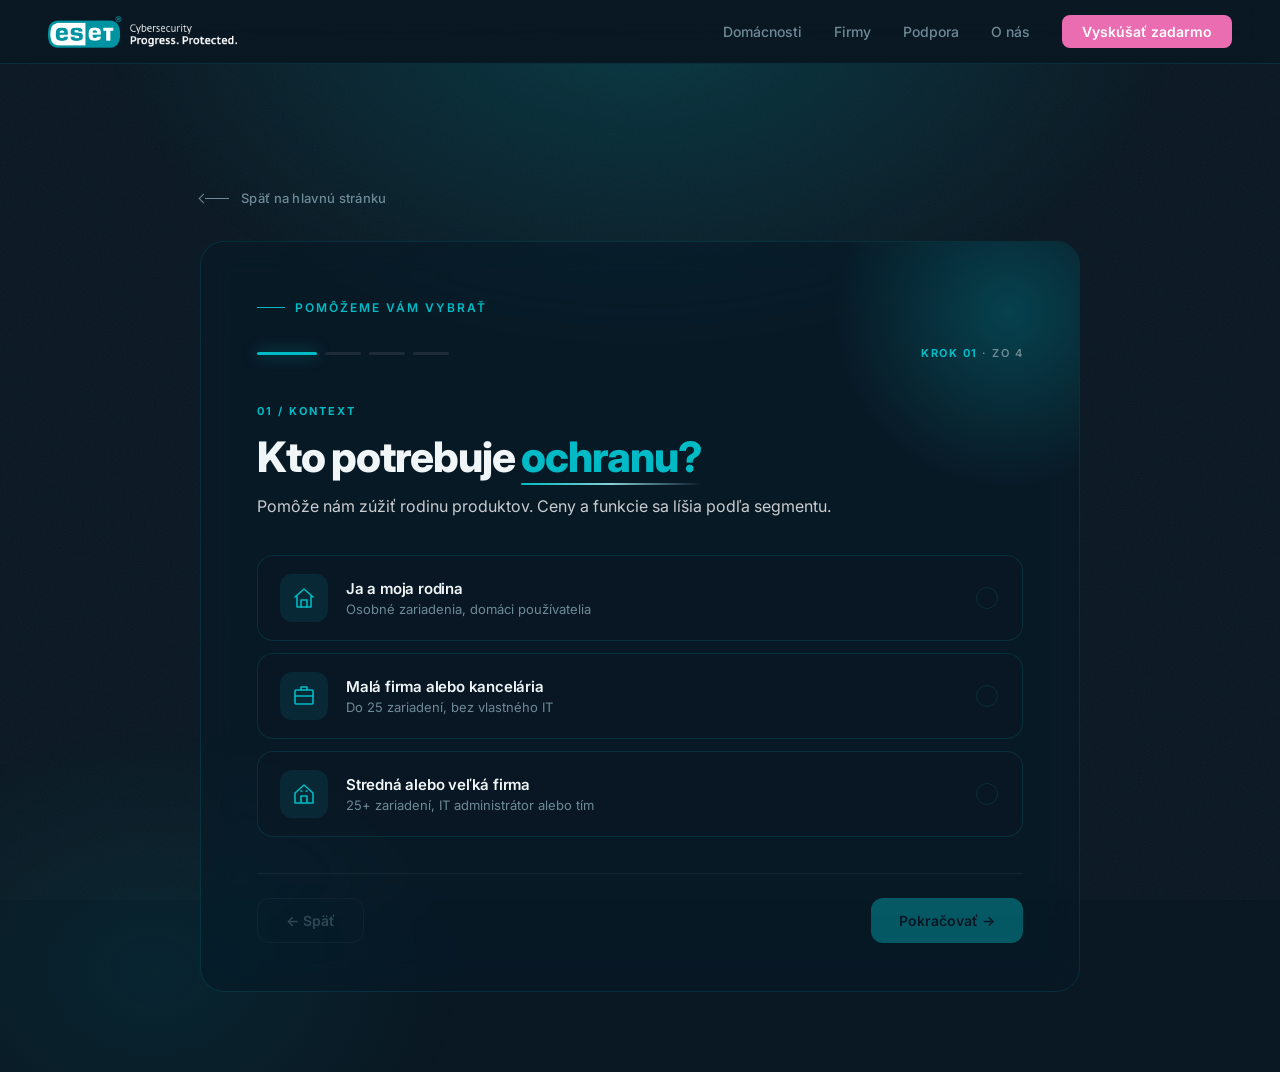
<file: vybrat-plan.html>
<!DOCTYPE html>
<html lang="sk">
<head>
  <meta charset="UTF-8">
  <meta name="viewport" content="width=device-width, initial-scale=1.0">
  <title>ESET — Vybrať plán | 4 otázky → odporúčanie</title>
  <meta name="description" content="Pomôžeme vám vybrať správny ESET balík v 30 sekundách. 4 otázky o vašich potrebách → personalizované odporúčanie.">
  <meta name="theme-color" content="#0A1823">
  <link rel="canonical" href="https://leumasdam.github.io/eset-segmentation/vybrat-plan.html">

  <meta property="og:type" content="website">
  <meta property="og:locale" content="sk_SK">
  <meta property="og:title" content="ESET — Vybrať plán">
  <meta property="og:description" content="4 otázky → odporúčaný ESET balík. Bez registrácie, bez záväzkov.">
  <meta property="og:url" content="https://leumasdam.github.io/eset-segmentation/vybrat-plan.html">
  <meta name="twitter:card" content="summary">

  <link rel="preconnect" href="https://fonts.googleapis.com">
  <link rel="preconnect" href="https://fonts.gstatic.com" crossorigin>
  <link href="https://fonts.googleapis.com/css2?family=Inter:wght@300;400;500;600;700;800&display=swap" rel="stylesheet">
  <link rel="stylesheet" href="eset-redesign.css?v=20260509-a11y">

  <style>
    /* ─── WIZARD-SPECIFIC STYLES (uses tokens from eset-redesign.css) ─── */
    .wizard-page {
      min-height: 100vh;
      padding: 120px 24px 80px;
      position: relative;
      overflow: hidden;
    }
    .wizard-page-bg {
      position: absolute;
      inset: 0;
      z-index: 0;
      background:
        radial-gradient(ellipse 70% 55% at 50% -5%, rgba(0, 187, 197, 0.20) 0%, transparent 60%),
        radial-gradient(ellipse 40% 40% at 12% 90%, rgba(0, 117, 127, 0.15) 0%, transparent 60%);
      pointer-events: none;
    }
    .wizard-container {
      max-width: 880px;
      margin: 0 auto;
      position: relative;
      z-index: 2;
    }
    .wizard-eyebrow {
      display: inline-flex;
      align-items: center;
      gap: 10px;
      font-size: 12px;
      letter-spacing: 2px;
      text-transform: uppercase;
      color: var(--teal-bright);
      font-weight: 600;
      margin-bottom: 28px;
    }
    .wizard-eyebrow::before {
      content: '';
      width: 28px;
      height: 1px;
      background: var(--teal-bright);
    }

    /* Glass panel that holds the steps */
    .wpanel {
      background: rgba(10, 24, 35, 0.55);
      border: 1px solid var(--border);
      border-radius: 24px;
      padding: 48px 56px;
      backdrop-filter: blur(16px) saturate(140%);
      -webkit-backdrop-filter: blur(16px) saturate(140%);
      position: relative;
      overflow: hidden;
    }
    .wpanel::before {
      content: '';
      position: absolute;
      top: -120px; right: -120px;
      width: 380px; height: 380px;
      background: radial-gradient(circle, rgba(0, 187, 197, 0.25), transparent 65%);
      pointer-events: none;
    }
    .wpanel > * { position: relative; z-index: 1; }

    /* Progress */
    .wprogress {
      display: flex;
      align-items: center;
      justify-content: space-between;
      margin-bottom: 40px;
    }
    .wprogress-bars { display: flex; gap: 8px; }
    .wbar {
      width: 36px;
      height: 3px;
      background: rgba(255,255,255,0.08);
      border-radius: 2px;
      transition: width 0.4s, background 0.4s, box-shadow 0.4s;
    }
    .wbar.done { background: var(--teal-mid); }
    .wbar.active {
      background: var(--teal-bright);
      width: 60px;
      box-shadow: 0 0 14px rgba(0, 187, 197, 0.55);
    }
    .wprogress-meta {
      font-size: 11px;
      letter-spacing: 1.5px;
      text-transform: uppercase;
      color: var(--text-muted);
      font-weight: 600;
    }
    .wprogress-meta b { color: var(--teal-bright); font-weight: 700; }

    /* Steps */
    .wstep { display: none; animation: wFade 0.45s cubic-bezier(0.2, 0.7, 0.2, 1); }
    .wstep.active { display: block; }
    @keyframes wFade {
      from { opacity: 0; transform: translateY(14px); }
      to { opacity: 1; transform: translateY(0); }
    }
    .wstep-num {
      font-size: 11px;
      letter-spacing: 2px;
      text-transform: uppercase;
      color: var(--teal-bright);
      font-weight: 700;
      margin-bottom: 14px;
    }
    .wstep-title {
      font-size: clamp(28px, 4.2vw, 42px);
      font-weight: 800;
      letter-spacing: -1.2px;
      line-height: 1.1;
      margin-bottom: 14px;
    }
    .wstep-title em {
      color: var(--teal-bright);
      font-style: normal;
      position: relative;
    }
    .wstep-title em::after {
      content: '';
      position: absolute;
      left: 0; right: 0; bottom: -3px;
      height: 2px;
      background: linear-gradient(90deg, var(--teal-bright), var(--teal-light), transparent);
      border-radius: 2px;
    }
    .wstep-sub {
      font-size: 16px;
      color: rgba(255,255,255,0.78);
      margin-bottom: 36px;
      max-width: 580px;
      line-height: 1.55;
    }

    /* Options */
    .wopts {
      display: grid;
      grid-template-columns: 1fr;
      gap: 12px;
      margin-bottom: 36px;
    }
    .wopts.two { grid-template-columns: repeat(2, 1fr); }

    .wopt {
      display: grid;
      grid-template-columns: 48px 1fr 24px;
      align-items: center;
      gap: 18px;
      width: 100%;
      padding: 18px 22px;
      background: rgba(10, 24, 35, 0.55);
      border: 1px solid var(--border);
      border-radius: 16px;
      cursor: pointer;
      text-align: left;
      color: var(--text);
      font-family: inherit;
      transition: border-color 0.25s, transform 0.25s, background 0.25s, box-shadow 0.25s;
    }
    .wopt:hover {
      border-color: rgba(0, 187, 197, 0.45);
      background: rgba(10, 40, 50, 0.55);
      transform: translateY(-2px);
    }
    .wopt.selected {
      border-color: var(--teal-bright);
      background: rgba(0, 187, 197, 0.10);
      box-shadow: 0 8px 28px rgba(0, 187, 197, 0.18);
    }
    .wopt-icon {
      width: 48px; height: 48px;
      border-radius: 12px;
      background: rgba(0, 187, 197, 0.10);
      display: flex; align-items: center; justify-content: center;
      color: var(--teal-bright);
      transition: background 0.25s, color 0.25s;
    }
    .wopt-icon svg { width: 24px; height: 24px; stroke: currentColor; fill: none; stroke-width: 1.6; stroke-linecap: round; stroke-linejoin: round; }
    .wopt.selected .wopt-icon { background: rgba(0, 187, 197, 0.22); }
    .wopt-title { font-size: 15px; font-weight: 600; margin-bottom: 3px; letter-spacing: -0.2px; }
    .wopt-desc  { font-size: 13px; color: var(--text-muted); }
    .wopt-check {
      width: 22px; height: 22px;
      border-radius: 50%;
      border: 1.5px solid var(--border);
      display: flex; align-items: center; justify-content: center;
      color: transparent;
      font-size: 13px;
      font-weight: 700;
      transition: all 0.25s;
    }
    .wopt.selected .wopt-check {
      background: var(--teal-bright);
      border-color: var(--teal-bright);
      color: var(--dark);
    }

    /* Slider */
    .wslider-block { padding: 24px 0 36px; text-align: center; }
    .wslider-num {
      font-size: 80px;
      font-weight: 800;
      letter-spacing: -3px;
      color: var(--text);
      line-height: 1;
      margin-bottom: 6px;
      font-variant-numeric: tabular-nums;
    }
    .wslider-num span {
      display: block;
      font-size: 13px;
      letter-spacing: 1px;
      color: var(--text-muted);
      font-weight: 500;
      margin-top: 12px;
      text-transform: lowercase;
    }
    .wslider {
      -webkit-appearance: none;
      width: 100%;
      max-width: 520px;
      margin: 28px auto 8px;
      height: 4px;
      background: linear-gradient(to right, var(--teal-bright) 0%, var(--teal-bright) var(--fill, 12%), rgba(255,255,255,0.08) var(--fill, 12%), rgba(255,255,255,0.08) 100%);
      border-radius: 4px;
      outline: none;
      display: block;
    }
    .wslider::-webkit-slider-thumb {
      -webkit-appearance: none;
      width: 22px; height: 22px;
      background: var(--teal-bright);
      border-radius: 50%;
      cursor: pointer;
      box-shadow: 0 0 0 6px rgba(0, 187, 197, 0.18), 0 0 20px rgba(0, 187, 197, 0.5);
      border: none;
    }
    .wslider::-moz-range-thumb {
      width: 22px; height: 22px;
      background: var(--teal-bright);
      border-radius: 50%;
      cursor: pointer;
      box-shadow: 0 0 0 6px rgba(0, 187, 197, 0.18), 0 0 20px rgba(0, 187, 197, 0.5);
      border: none;
    }
    .wslider-marks {
      display: flex;
      justify-content: space-between;
      max-width: 520px;
      margin: 12px auto 0;
      font-size: 11px;
      color: var(--text-muted);
      font-weight: 500;
    }

    /* Actions */
    .wactions {
      display: flex;
      justify-content: space-between;
      gap: 12px;
      padding-top: 24px;
      border-top: 1px solid rgba(255,255,255,0.06);
    }
    .wbtn {
      padding: 13px 28px;
      border: 0;
      border-radius: 12px;
      font-family: inherit;
      font-size: 14px;
      font-weight: 600;
      cursor: pointer;
      transition: background 0.2s, box-shadow 0.2s, color 0.2s, opacity 0.2s, transform 0.2s;
    }
    .wbtn-ghost {
      background: transparent;
      color: var(--text-muted);
      border: 1px solid rgba(255,255,255,0.10);
    }
    .wbtn-ghost:hover:not(:disabled) {
      color: var(--text);
      border-color: rgba(255,255,255,0.25);
    }
    .wbtn-primary {
      background: var(--teal-bright);
      color: var(--dark);
    }
    .wbtn-primary:hover:not(:disabled) {
      background: var(--teal-light);
      box-shadow: 0 8px 28px rgba(0, 187, 197, 0.30);
    }
    .wbtn:disabled { opacity: 0.4; cursor: not-allowed; }

    /* Result screen */
    .wresult { display: none; }
    .wresult.active { display: block; animation: wFade 0.55s cubic-bezier(0.2, 0.7, 0.2, 1); }
    .wresult-tag {
      display: inline-flex;
      align-items: center;
      gap: 8px;
      background: rgba(0, 187, 197, 0.10);
      border: 1px solid rgba(0, 187, 197, 0.30);
      color: var(--teal-bright);
      font-size: 12px;
      font-weight: 600;
      padding: 6px 14px;
      border-radius: 100px;
      margin-bottom: 18px;
      letter-spacing: 0.5px;
    }
    .wresult-tag::before {
      content: '';
      width: 6px; height: 6px;
      border-radius: 50%;
      background: var(--teal-bright);
      box-shadow: 0 0 8px var(--teal-bright);
    }
    .wresult-headline {
      font-size: clamp(32px, 5vw, 52px);
      font-weight: 800;
      letter-spacing: -1.5px;
      line-height: 1.05;
      margin-bottom: 10px;
    }
    .wresult-headline em {
      color: var(--teal-bright);
      font-style: normal;
    }
    .wresult-why {
      font-size: 16px;
      color: var(--text-muted);
      max-width: 600px;
      margin-bottom: 36px;
      line-height: 1.55;
    }
    .wproduct {
      background: rgba(10, 24, 35, 0.55);
      border: 1px solid var(--teal-bright);
      border-radius: 20px;
      padding: 32px;
      margin-bottom: 32px;
      box-shadow: 0 16px 40px -10px rgba(0, 187, 197, 0.20);
    }
    .wproduct-head {
      display: grid;
      grid-template-columns: 1fr auto;
      gap: 24px;
      align-items: end;
      margin-bottom: 28px;
    }
    .wproduct-name { font-size: 22px; font-weight: 800; letter-spacing: -0.5px; margin-bottom: 4px; }
    .wproduct-tag  { font-size: 14px; color: var(--text-muted); }
    .wprice-amount {
      font-size: 38px;
      font-weight: 800;
      letter-spacing: -1.5px;
      color: var(--text);
      line-height: 1;
      font-variant-numeric: tabular-nums;
    }
    .wprice-amount span { font-size: 22px; opacity: 0.7; margin-right: 2px; vertical-align: top; }
    .wprice-period { font-size: 12px; color: var(--text-muted); margin-top: 4px; text-align: right; }

    .wfeatures {
      display: grid;
      grid-template-columns: repeat(2, 1fr);
      gap: 12px 22px;
      padding-top: 24px;
      border-top: 1px solid rgba(255,255,255,0.06);
      margin-bottom: 28px;
    }
    .wfeat { display: flex; align-items: center; gap: 12px; font-size: 13px; color: rgba(255,255,255,0.85); }
    .wfeat-icon {
      width: 22px; height: 22px;
      border-radius: 50%;
      background: rgba(0, 187, 197, 0.18);
      display: flex; align-items: center; justify-content: center;
      flex-shrink: 0;
    }
    .wfeat-icon svg { width: 12px; height: 12px; stroke: var(--teal-bright); fill: none; stroke-width: 2.4; stroke-linecap: round; stroke-linejoin: round; }

    .wcta-row { display: flex; gap: 12px; }
    .wcta-main {
      flex: 1;
      padding: 14px 24px;
      background: var(--teal-bright);
      color: var(--dark);
      border: 0;
      border-radius: 12px;
      font-family: inherit;
      font-size: 15px;
      font-weight: 700;
      cursor: pointer;
      transition: all 0.2s;
    }
    .wcta-main:hover { background: var(--teal-light); box-shadow: 0 10px 30px rgba(0, 187, 197, 0.4); }
    .wcta-ghost {
      flex: 1;
      padding: 14px 24px;
      background: transparent;
      color: var(--teal-bright);
      border: 1px solid rgba(0, 187, 197, 0.40);
      border-radius: 12px;
      font-family: inherit;
      font-size: 15px;
      font-weight: 600;
      cursor: pointer;
      transition: all 0.2s;
    }
    .wcta-ghost:hover {
      background: rgba(0, 187, 197, 0.10);
      border-color: var(--teal-bright);
    }

    .walts-head {
      font-size: 11px;
      letter-spacing: 1.5px;
      text-transform: uppercase;
      color: var(--text-muted);
      font-weight: 600;
      margin-bottom: 14px;
    }
    .walts { display: flex; flex-direction: column; gap: 10px; margin-bottom: 28px; }
    .walt {
      display: flex;
      justify-content: space-between;
      align-items: center;
      padding: 16px 22px;
      background: rgba(10, 24, 35, 0.40);
      border: 1px solid var(--border);
      border-radius: 14px;
      cursor: pointer;
      transition: border-color 0.25s, transform 0.25s, background 0.25s;
    }
    .walt:hover {
      border-color: rgba(0, 187, 197, 0.40);
      background: rgba(10, 40, 50, 0.45);
      transform: translateX(4px);
    }
    .walt-name { font-size: 14px; font-weight: 600; margin-bottom: 2px; }
    .walt-reason { font-size: 12px; color: var(--text-muted); }
    .walt-arrow { font-size: 18px; color: var(--teal-bright); }

    .wrestart {
      text-align: center;
      padding-top: 20px;
      border-top: 1px solid rgba(255,255,255,0.06);
    }
    .wrestart a {
      color: var(--text-muted);
      font-size: 13px;
      text-decoration: none;
      cursor: pointer;
      transition: color 0.2s;
    }
    .wrestart a:hover { color: var(--teal-bright); }

    /* Back button */
    .back-btn {
      display: inline-flex;
      align-items: center;
      gap: 12px;
      text-decoration: none;
      color: var(--text-muted);
      font-size: 13px;
      font-weight: 500;
      letter-spacing: 0.3px;
      margin-bottom: 32px;
      transition: color 0.2s, gap 0.3s;
    }
    .back-btn:hover { color: var(--text); gap: 16px; }
    .back-btn:hover .back-arrow-line { width: 36px; }
    .back-arrow {
      display: flex;
      align-items: center;
      gap: 0;
      flex-shrink: 0;
    }
    .back-arrow-head {
      width: 7px; height: 7px;
      border-left: 1.5px solid currentColor;
      border-bottom: 1.5px solid currentColor;
      transform: rotate(45deg);
      margin-right: -2px;
      flex-shrink: 0;
    }
    .back-arrow-line {
      width: 24px; height: 1.5px;
      background: currentColor;
      transition: width 0.3s cubic-bezier(0.4, 0, 0.2, 1);
      flex-shrink: 0;
    }

    /* Mobile */
    @media (max-width: 768px) {
      .wizard-page { padding: 96px 16px 60px; }
      .wpanel { padding: 32px 22px; border-radius: 18px; }
      .wopts.two { grid-template-columns: 1fr; }
      .wopt { padding: 14px 16px; gap: 14px; grid-template-columns: 40px 1fr 22px; }
      .wopt-icon { width: 40px; height: 40px; }
      .wslider-num { font-size: 64px; }
      .wstep-title { font-size: 26px; letter-spacing: -1px; }
      .wstep-sub { font-size: 14px; margin-bottom: 28px; }
      .wbar { width: 28px; }
      .wbar.active { width: 44px; }
      .wprogress-meta { font-size: 10px; }
      .wproduct { padding: 24px 18px; }
      .wproduct-head { grid-template-columns: 1fr; gap: 14px; }
      .wprice-period { text-align: left; }
      .wfeatures { grid-template-columns: 1fr; gap: 10px; }
      .wcta-row { flex-direction: column; }
      .wactions { flex-direction: column-reverse; }
      .wbtn { width: 100%; }
    }
  </style>
</head>
<body>

  <a href="#main" class="skip-link">Preskočiť na obsah</a>

  <!-- GLOBAL AMBIENT ORB LAYER -->
  <div id="ambient"></div>

  <!-- NAVBAR -->
  <nav>
    <a href="index.html" class="nav-logo">
      <img src="eset-logo2.png" alt="ESET" style="height:32px; width:auto;">
    </a>
    <ul class="nav-links">
      <li><a href="domacnosti.html">Domácnosti</a></li>
      <li><a href="firmy.html">Firmy</a></li>
      <li><a href="podpora.html">Podpora</a></li>
      <li><a href="o-nas.html">O nás</a></li>
      <li><a href="vybrat-plan.html" class="nav-cta">Vyskúšať zadarmo</a></li>
    </ul>
    <button class="nav-burger" id="navBurger" aria-label="Otvoriť menu" aria-expanded="false">
      <span></span><span></span><span></span>
    </button>
  </nav>
  <ul class="mobile-nav" id="mobileNav">
    <li><a href="domacnosti.html">Domácnosti</a></li>
    <li><a href="firmy.html">Firmy</a></li>
    <li><a href="podpora.html">Podpora</a></li>
    <li><a href="o-nas.html">O nás</a></li>
    <li><a href="vybrat-plan.html" class="nav-cta">Vyskúšať zadarmo</a></li>
  </ul>

  <main class="wizard-page" id="main" tabindex="-1">
    <div class="wizard-page-bg" aria-hidden="true"></div>

    <div class="wizard-container">
      <a href="index.html" class="back-btn">
        <span class="back-arrow">
          <span class="back-arrow-head"></span>
          <span class="back-arrow-line"></span>
        </span>
        Späť na hlavnú stránku
      </a>

      <div class="wpanel">
        <span class="wizard-eyebrow">Pomôžeme vám vybrať</span>
        <!-- Progress -->
        <div class="wprogress" id="wprogress">
          <div class="wprogress-bars">
            <div class="wbar active"></div>
            <div class="wbar"></div>
            <div class="wbar"></div>
            <div class="wbar"></div>
          </div>
          <div class="wprogress-meta"><b id="wstepCounter">Krok 01</b> · zo 4</div>
        </div>

        <!-- STEP 1 -->
        <section class="wstep active" data-step="1">
          <div class="wstep-num">01 / Kontext</div>
          <h1 class="wstep-title">Kto potrebuje <em>ochranu?</em></h1>
          <p class="wstep-sub">Pomôže nám zúžiť rodinu produktov. Ceny a funkcie sa líšia podľa segmentu.</p>

          <div class="wopts">
            <button class="wopt" data-value="home">
              <div class="wopt-icon">
                <svg viewBox="0 0 24 24"><path d="M3 11L12 3L21 11M5 9V21H19V9"/><path d="M9 21V14H15V21"/></svg>
              </div>
              <div>
                <div class="wopt-title">Ja a moja rodina</div>
                <div class="wopt-desc">Osobné zariadenia, domáci používatelia</div>
              </div>
              <div class="wopt-check">✓</div>
            </button>

            <button class="wopt" data-value="small-office">
              <div class="wopt-icon">
                <svg viewBox="0 0 24 24"><rect x="3" y="6" width="18" height="14" rx="1"/><path d="M9 6V3H15V6M3 12H21"/></svg>
              </div>
              <div>
                <div class="wopt-title">Malá firma alebo kancelária</div>
                <div class="wopt-desc">Do 25 zariadení, bez vlastného IT</div>
              </div>
              <div class="wopt-check">✓</div>
            </button>

            <button class="wopt" data-value="business">
              <div class="wopt-icon">
                <svg viewBox="0 0 24 24"><path d="M3 21V11L12 3L21 11V21M3 21H21M9 21V14H15V21M9 9H10M14 9H15"/></svg>
              </div>
              <div>
                <div class="wopt-title">Stredná alebo veľká firma</div>
                <div class="wopt-desc">25+ zariadení, IT administrátor alebo tím</div>
              </div>
              <div class="wopt-check">✓</div>
            </button>
          </div>

          <div class="wactions">
            <button class="wbtn wbtn-ghost" disabled>← Späť</button>
            <button class="wbtn wbtn-primary" id="wnext1" disabled>Pokračovať →</button>
          </div>
        </section>

        <!-- STEP 2 -->
        <section class="wstep" data-step="2">
          <div class="wstep-num">02 / Zariadenia</div>
          <h1 class="wstep-title">Koľko <em>zariadení?</em></h1>
          <p class="wstep-sub">Počítajte všetko — počítače, notebooky, telefóny, tablety.</p>

          <div class="wslider-block">
            <div class="wslider-num" id="wdeviceCount">3<span>zariadenia</span></div>
            <input type="range" min="1" max="25" value="3" class="wslider" id="wdeviceSlider" style="--fill: 8%;">
            <div class="wslider-marks">
              <span>1</span><span>5</span><span>10</span><span>15</span><span>20</span><span>25+</span>
            </div>
          </div>

          <div class="wactions">
            <button class="wbtn wbtn-ghost" data-back>← Späť</button>
            <button class="wbtn wbtn-primary" data-next>Pokračovať →</button>
          </div>
        </section>

        <!-- STEP 3 -->
        <section class="wstep" data-step="3">
          <div class="wstep-num">03 / Platformy</div>
          <h1 class="wstep-title">Aké <em>systémy?</em></h1>
          <p class="wstep-sub">Vyberte všetko, čo používate — pomôže nám overiť kompatibilitu.</p>

          <div class="wopts two">
            <button class="wopt" data-value="windows">
              <div class="wopt-icon">
                <svg viewBox="0 0 24 24"><path d="M3 5L11 4V11H3V5ZM13 4L21 3V11H13V4ZM3 13H11V20L3 19V13ZM13 13H21V21L13 20V13Z"/></svg>
              </div>
              <div>
                <div class="wopt-title">Windows</div>
                <div class="wopt-desc">Windows 10, 11</div>
              </div>
              <div class="wopt-check">✓</div>
            </button>
            <button class="wopt" data-value="mac">
              <div class="wopt-icon">
                <svg viewBox="0 0 24 24"><path d="M12 6C12 6 13 3 16 3C16 3 16 5 14 6M8 8C5 8 3 11 3 14C3 19 7 21 8 21C9 21 10 20 12 20C14 20 15 21 16 21C17 21 21 19 21 14C21 11 19 8 16 8C14 8 13 9 12 9C11 9 10 8 8 8Z"/></svg>
              </div>
              <div>
                <div class="wopt-title">macOS</div>
                <div class="wopt-desc">macOS 13+</div>
              </div>
              <div class="wopt-check">✓</div>
            </button>
            <button class="wopt" data-value="android">
              <div class="wopt-icon">
                <svg viewBox="0 0 24 24"><path d="M6 10V17H18V10M6 10H18M6 10C6 7 9 5 12 5C15 5 18 7 18 10M8 7L7 5M16 7L17 5M9 13V15M15 13V15"/></svg>
              </div>
              <div>
                <div class="wopt-title">Android</div>
                <div class="wopt-desc">Android 9.0+</div>
              </div>
              <div class="wopt-check">✓</div>
            </button>
            <button class="wopt" data-value="linux">
              <div class="wopt-icon">
                <svg viewBox="0 0 24 24"><path d="M12 3C9 3 8 6 8 9C8 11 7 13 6 15C5 17 4 19 6 20C8 21 10 20 12 20C14 20 16 21 18 20C20 19 19 17 18 15C17 13 16 11 16 9C16 6 15 3 12 3ZM10 8V9M14 8V9"/></svg>
              </div>
              <div>
                <div class="wopt-title">Linux</div>
                <div class="wopt-desc">Desktop distribúcie</div>
              </div>
              <div class="wopt-check">✓</div>
            </button>
          </div>

          <div class="wactions">
            <button class="wbtn wbtn-ghost" data-back>← Späť</button>
            <button class="wbtn wbtn-primary" id="wnext3" data-next disabled>Pokračovať →</button>
          </div>
        </section>

        <!-- STEP 4 -->
        <section class="wstep" data-step="4">
          <div class="wstep-num">04 / Priority</div>
          <h1 class="wstep-title">Čo je <em>najdôležitejšie?</em></h1>
          <p class="wstep-sub">Vyberte jednu alebo viac oblastí. Podľa toho odporučíme balík.</p>

          <div class="wopts">
            <button class="wopt" data-value="basic">
              <div class="wopt-icon">
                <svg viewBox="0 0 24 24"><path d="M12 3L4 6V12C4 17 8 20 12 21C16 20 20 17 20 12V6L12 3Z"/></svg>
              </div>
              <div>
                <div class="wopt-title">Základná ochrana pred vírusmi</div>
                <div class="wopt-desc">Antivírus, anti-phishing, ransomware shield</div>
              </div>
              <div class="wopt-check">✓</div>
            </button>
            <button class="wopt" data-value="privacy">
              <div class="wopt-icon">
                <svg viewBox="0 0 24 24"><path d="M12 2L3 7V12C3 17 7 21 12 22C17 21 21 17 21 12V7L12 2ZM9 12L11 14L15 10"/></svg>
              </div>
              <div>
                <div class="wopt-title">Súkromie a VPN</div>
                <div class="wopt-desc">Anonymné prehliadanie, neobmedzená VPN</div>
              </div>
              <div class="wopt-check">✓</div>
            </button>
            <button class="wopt" data-value="identity">
              <div class="wopt-icon">
                <svg viewBox="0 0 24 24"><circle cx="12" cy="8" r="4"/><path d="M4 21C4 17 7 15 12 15C17 15 20 17 20 21"/></svg>
              </div>
              <div>
                <div class="wopt-title">Ochrana identity</div>
                <div class="wopt-desc">Monitoring úniku údajov, správca hesiel</div>
              </div>
              <div class="wopt-check">✓</div>
            </button>
            <button class="wopt" data-value="kids">
              <div class="wopt-icon">
                <svg viewBox="0 0 24 24"><circle cx="8" cy="7" r="3"/><circle cx="16" cy="7" r="3"/><path d="M3 21C3 17 5 15 8 15C11 15 13 17 13 21M11 21C11 17 13 15 16 15C19 15 21 17 21 21"/></svg>
              </div>
              <div>
                <div class="wopt-title">Deti a rodičovská kontrola</div>
                <div class="wopt-desc">Filter obsahu, čas pred obrazovkou</div>
              </div>
              <div class="wopt-check">✓</div>
            </button>
            <button class="wopt" data-value="encryption">
              <div class="wopt-icon">
                <svg viewBox="0 0 24 24"><rect x="5" y="11" width="14" height="10" rx="1"/><path d="M8 11V7C8 4 10 3 12 3C14 3 16 4 16 7V11M12 15V17"/></svg>
              </div>
              <div>
                <div class="wopt-title">Šifrovanie súborov</div>
                <div class="wopt-desc">Military-grade šifrovanie dát a USB</div>
              </div>
              <div class="wopt-check">✓</div>
            </button>
          </div>

          <div class="wactions">
            <button class="wbtn wbtn-ghost" data-back>← Späť</button>
            <button class="wbtn wbtn-primary" id="wnext4" disabled>Zobraziť odporúčanie →</button>
          </div>
        </section>

        <!-- RESULT -->
        <section class="wresult" id="wresultScreen">
          <div class="wresult-tag">Najlepšia voľba pre vás</div>
          <h1 class="wresult-headline" id="wresultTitle">ESET HOME Security <em>Premium</em></h1>
          <p class="wresult-why" id="wresultReason">Na základe vašich odpovedí pokrýva tento balík všetko potrebné.</p>

          <div class="wproduct">
            <div class="wproduct-head">
              <div>
                <div class="wproduct-name" id="wproductName">ESET HOME Security Premium</div>
                <div class="wproduct-tag" id="wproductTagline">Pokročilá ochrana + súkromie + správca hesiel</div>
              </div>
              <div>
                <div class="wprice-amount" id="wpriceAmount"><span>€</span>59.99</div>
                <div class="wprice-period" id="wpricePeriod">za rok, pre 3 zariadenia</div>
              </div>
            </div>

            <div class="wfeatures" id="wfeaturesGrid"></div>

            <div class="wcta-row">
              <button class="wcta-main">Začať 30-dňovú skúšku zdarma</button>
              <button class="wcta-ghost">Pridať do košíka</button>
            </div>
          </div>

          <div class="walts-head">— Iné možnosti</div>
          <div class="walts" id="waltList"></div>

          <div class="wrestart">
            <a id="wrestartBtn">↺ Začať odznova</a>
          </div>
        </section>
      </div>
    </div>
  </main>

  <script>
    /* Analytics stub — pozri index.html pre dokumentáciu */
    window.track = function (name, props) {
      const p = props || {};
      if (window.dataLayer) window.dataLayer.push({ event: name, ...p });
      if (typeof window.plausible === 'function') window.plausible(name, { props: p });
      if (location.hostname === 'localhost' || location.hostname.startsWith('127.') || location.protocol === 'file:') console.log('[track]', name, p);
    };
    document.addEventListener('click', (e) => {
      const el = e.target.closest('[data-track]');
      if (el) window.track(el.dataset.track, { href: el.getAttribute('href') || null, text: (el.textContent || '').trim().slice(0, 60) });
    });

    /* Burger toggle */
    (function () {
      var burger = document.getElementById('navBurger');
      var menu   = document.getElementById('mobileNav');
      if (!burger || !menu) return;
      burger.addEventListener('click', function () {
        var open = menu.classList.toggle('open');
        burger.setAttribute('aria-expanded', open ? 'true' : 'false');
      });
      menu.querySelectorAll('a').forEach(function (a) {
        a.addEventListener('click', function () {
          menu.classList.remove('open');
          burger.setAttribute('aria-expanded', 'false');
        });
      });
      document.addEventListener('click', function (e) {
        if (!burger.contains(e.target) && !menu.contains(e.target)) {
          menu.classList.remove('open');
          burger.setAttribute('aria-expanded', 'false');
        }
      });
    })();

    /* WIZARD logic */
    (function () {
      const state = {
        step: 1, audience: null, devices: 3,
        platforms: new Set(), concerns: new Set(),
      };

      function updateProgress() {
        const bars = document.querySelectorAll('.wbar');
        bars.forEach((b, i) => {
          b.classList.remove('active', 'done');
          if (i + 1 < state.step) b.classList.add('done');
          else if (i + 1 === state.step) b.classList.add('active');
        });
        document.getElementById('wstepCounter').textContent = `Krok 0${state.step}`;
      }

      function goToStep(n) {
        document.querySelectorAll('.wstep').forEach(s => s.classList.remove('active'));
        const target = document.querySelector(`.wstep[data-step="${n}"]`);
        if (target) target.classList.add('active');
        document.getElementById('wresultScreen').classList.remove('active');
        document.getElementById('wprogress').style.display = 'flex';
        state.step = n;
        updateProgress();
        window.scrollTo({ top: 0, behavior: 'smooth' });
        if (window.track) window.track('wizard:step', { step: n });
      }

      // Step 1 (single-select)
      document.querySelectorAll('[data-step="1"] .wopt').forEach(btn => {
        btn.addEventListener('click', () => {
          document.querySelectorAll('[data-step="1"] .wopt').forEach(b => b.classList.remove('selected'));
          btn.classList.add('selected');
          state.audience = btn.dataset.value;
          document.getElementById('wnext1').disabled = false;
        });
      });
      document.getElementById('wnext1').addEventListener('click', () => goToStep(2));

      // Step 2 (slider)
      const slider = document.getElementById('wdeviceSlider');
      const deviceCount = document.getElementById('wdeviceCount');
      function updateSlider() {
        const val = parseInt(slider.value);
        state.devices = val;
        const display = val >= 25 ? '25+' : val;
        const label = val === 1 ? 'zariadenie' : (val < 5 ? 'zariadenia' : 'zariadení');
        deviceCount.innerHTML = `${display}<span>${label}</span>`;
        const pct = ((val - 1) / 24) * 100;
        slider.style.setProperty('--fill', pct + '%');
      }
      slider.addEventListener('input', updateSlider);
      updateSlider();

      // Steps 3 & 4 (multi-select)
      function setupMulti(stepNum, storeKey, nextBtnId) {
        document.querySelectorAll(`[data-step="${stepNum}"] .wopt`).forEach(btn => {
          btn.addEventListener('click', () => {
            btn.classList.toggle('selected');
            const v = btn.dataset.value;
            if (state[storeKey].has(v)) state[storeKey].delete(v);
            else state[storeKey].add(v);
            document.getElementById(nextBtnId).disabled = state[storeKey].size === 0;
          });
        });
      }
      setupMulti(3, 'platforms', 'wnext3');
      setupMulti(4, 'concerns', 'wnext4');

      // Back / Next
      document.querySelectorAll('[data-back]').forEach(b => b.addEventListener('click', () => goToStep(state.step - 1)));
      document.querySelectorAll('[data-next]').forEach(b => b.addEventListener('click', () => goToStep(state.step + 1)));
      document.getElementById('wnext4').addEventListener('click', showResult);

      function compute() {
        const c = state.concerns;
        const needsAdvanced = c.has('identity') || c.has('encryption') || (c.has('privacy') && c.has('kids'));
        const needsPrivacy  = c.has('privacy') || c.has('identity');

        if (state.audience === 'business') return {
          name: 'ESET PROTECT', em: 'Entry',
          tagline: 'AI-native ochrana endpointov s centrálnou správou',
          priceDisplay: 'na vyžiadanie', priceSymbol: '',
          period: `riešenie pre ${state.devices}+ zariadení`,
          reason: 'Pre firmy s IT administrátorom odporúčame centrálne spravovateľný balík.',
          features: ['Endpoint Protection', 'Centrálna konzola', 'Ransomware Shield', 'Anti-Phishing', 'Device Control', 'Prioritná podpora'],
          alts: [
            { name: 'ESET PROTECT Advanced', reason: 'pridáva cloud sandboxing' },
            { name: 'ESET PROTECT Complete', reason: 'pridáva mail & cloud security' },
          ]
        };
        if (state.audience === 'small-office') return {
          name: 'ESET Small Business', em: 'Security',
          tagline: 'Ochrana šitá na mieru malým firmám bez IT oddelenia',
          priceDisplay: (state.devices * 29.99).toFixed(2), priceSymbol: '€',
          period: `za rok, pre ${state.devices} zariadení`,
          reason: 'Ľahká správa cez ESET HOME portál, žiadne zložité nastavenia.',
          features: ['Antivírus & Anti-Malware', 'Ransomware Remediation', 'Server Security', 'VPN zahrnuté', 'Centrálna správa', 'Zdieľanie s kolegami'],
          alts: [
            { name: 'ESET PROTECT Entry', reason: 'ak plánujete rásť nad 25 zariadení' },
            { name: 'HOME Security Ultimate', reason: 'ak ste freelancer / 1 človek' },
          ]
        };
        if (needsAdvanced) return {
          name: 'ESET HOME Security', em: 'Ultimate',
          tagline: 'Maximálna ochrana: antivírus + VPN + identita + šifrovanie',
          priceDisplay: (84.99 + Math.max(0, state.devices - 5) * 10).toFixed(2), priceSymbol: '€',
          period: `za rok, pre ${state.devices} zariadení`,
          reason: 'Vybrali ste viac pokročilých funkcií — tento balík ich pokrýva všetky naraz.',
          features: ['Antivírus & Firewall', 'Neobmedzená VPN', 'Ochrana identity', 'Správca hesiel', 'Šifrovanie dát', 'Ransomware Remediation'],
          alts: [
            { name: 'HOME Security Premium', reason: 'lacnejšia alternatíva bez šifrovania' },
            { name: 'HOME Security Essential', reason: 'iba základný antivírus' },
          ]
        };
        if (needsPrivacy || c.has('kids')) return {
          name: 'ESET HOME Security', em: 'Premium',
          tagline: 'Pokročilá ochrana + VPN + rodičovská kontrola',
          priceDisplay: (59.99 + Math.max(0, state.devices - 3) * 10).toFixed(2), priceSymbol: '€',
          period: `za rok, pre ${state.devices} zariadení`,
          reason: 'Najlepšia rovnováha medzi cenou a funkciami pre rodinu.',
          features: ['Antivírus & Firewall', 'VPN (obmedzená)', 'Parental Control', 'Anti-Phishing', 'Správca hesiel', 'Banking Protection'],
          alts: [
            { name: 'HOME Security Ultimate', reason: 'ak potrebujete aj šifrovanie a identitu' },
            { name: 'HOME Security Essential', reason: 'ak stačí základ' },
          ]
        };
        return {
          name: 'ESET HOME Security', em: 'Essential',
          tagline: 'Rýchly a spoľahlivý antivírus — bez zbytočností',
          priceDisplay: (39.99 + Math.max(0, state.devices - 1) * 10).toFixed(2), priceSymbol: '€',
          period: `za rok, pre ${state.devices} zariadení`,
          reason: 'Pre základnú ochranu pred vírusmi a phishingom je toto optimálna voľba.',
          features: ['Antivírus & Anti-Malware', 'Anti-Phishing', 'Ransomware Shield', 'Banking Protection', 'Nízka záťaž systému', 'Windows, Mac, Android'],
          alts: [
            { name: 'HOME Security Premium', reason: 'ak chcete aj VPN a parental control' },
            { name: 'NOD32 Antivirus', reason: 'len pre Windows, najlacnejšia možnosť' },
          ]
        };
      }

      function showResult() {
        const rec = compute();
        document.getElementById('wresultTitle').innerHTML = `${rec.name} <em>${rec.em}</em>`;
        document.getElementById('wproductName').textContent = `${rec.name} ${rec.em}`;
        document.getElementById('wproductTagline').textContent = rec.tagline;
        document.getElementById('wresultReason').textContent = rec.reason;
        if (rec.priceSymbol) {
          document.getElementById('wpriceAmount').innerHTML = `<span>${rec.priceSymbol}</span>${rec.priceDisplay}`;
        } else {
          document.getElementById('wpriceAmount').innerHTML = rec.priceDisplay;
        }
        document.getElementById('wpricePeriod').textContent = rec.period;

        const checkSvg = '<svg viewBox="0 0 24 24"><path d="M4 12L10 18L20 6"/></svg>';
        document.getElementById('wfeaturesGrid').innerHTML = rec.features.map(f =>
          `<div class="wfeat"><div class="wfeat-icon">${checkSvg}</div><div>${f}</div></div>`
        ).join('');

        document.getElementById('waltList').innerHTML = rec.alts.map(a =>
          `<div class="walt"><div><div class="walt-name">${a.name}</div><div class="walt-reason">${a.reason}</div></div><div class="walt-arrow">→</div></div>`
        ).join('');

        document.querySelectorAll('.wstep').forEach(s => s.classList.remove('active'));
        document.getElementById('wprogress').style.display = 'none';
        document.getElementById('wresultScreen').classList.add('active');
        window.scrollTo({ top: 0, behavior: 'smooth' });
        if (window.track) window.track('wizard:result', {
          product: rec.name + ' ' + rec.em,
          audience: state.audience,
          devices: state.devices,
          platforms: [...state.platforms].join('+'),
          concerns: [...state.concerns].join('+')
        });
      }

      document.getElementById('wrestartBtn').addEventListener('click', () => {
        state.audience = null;
        state.devices = 3;
        state.platforms.clear();
        state.concerns.clear();
        slider.value = 3;
        updateSlider();
        document.querySelectorAll('.wopt.selected').forEach(o => o.classList.remove('selected'));
        document.getElementById('wnext1').disabled = true;
        document.getElementById('wnext3').disabled = true;
        document.getElementById('wnext4').disabled = true;
        goToStep(1);
      });
    })();
  </script>

</body>
</html>
</file>
<file: eset-redesign.css>
/* =============================================================================
   ESET REDESIGN — Hlavný stylesheet
   Súbor: eset-redesign.css
   Prepojený s: eset-redesign.html cez <link rel="stylesheet" href="eset-redesign.css">
   ============================================================================= */


/* =============================================================================
   1. RESET & BOX MODEL
   -----------------------------------------------------------------------------
   ČO ROBÍ: Odstraňuje predvolené margin/padding všetkých prvkov a nastavuje
   box-sizing: border-box — čo znamená, že padding a border sa počítajú DO šírky
   prvku, nie navyše. Toto je štandardná základňa pre každý moderný projekt.

   ČO MÔŽEŠ MENIŤ:
   - Nič tu zvyčajne meniť nechceš, ide o nulový základ.

   PREPOJENÉ PRVKY: Každý HTML element (*), vrátane pseudo-elementov ::before a ::after
   ============================================================================= */
*, *::before, *::after {
  box-sizing: border-box;
  margin: 0;
  padding: 0;
}


/* =============================================================================
   2. DESIGN TOKENS — CSS CUSTOM PROPERTIES (premenné)
   -----------------------------------------------------------------------------
   ČO ROBÍ: Definuje globálne farebné premenné (tokeny) z oficiálnej ESET Brand
   palety 2023. Všetky farby na stránke sa odvolávajú na tieto premenné —
   stačí zmeniť jednu hodnotu tu a zmení sa všade.

   ČO MÔŽEŠ MENIŤ:
   - --teal-bright (#00BBC5): hlavná tyrkysová farba, CTA tlačidlá, linky, akcenty
   - --crimson (#D80B55): červená, používa sa na badge "Najobľúbenejší"
   - --crimson-light (#EA6CB1): ružová, sekundárne CTA, akcentový kontrast
   - --orange (#FEAA3A): hodnotenie hviezdičkami (★)
   - --dark (#0A1823): farba pozadia celej stránky
   - --text (#F0F6F8): farba základného textu
   - --text-muted (#6E8A96): šedivý/tlmený text (popisky, taglines)
   - --border: polopriesvitná tyrkysová linka — oddeľovače, okraje kariet
   - --card-bg: veľmi jemné tyrkysové pozadie kariet

   PREPOJENÉ PRVKY: :root (globálny selektor, dostupný všade)
   ============================================================================= */
:root {
  /* ESET Brand Turquoise škála */
  --teal-heavy:  #004B55;
  --teal-dark:   #00717F;
  --teal-mid:    #0095A1;
  --teal-bright: #00BBC5;
  --teal-light:  #87CFD3;

  /* ESET akcentové farby */
  --crimson:       #D80B55;
  --crimson-light: #EA6CB1;
  --orange:        #FEAA3A;
  --blue:          #00C0F2;

  /* ESET neutrálne tóny */
  --dark:       #0A1823;
  --dark-2:     #0d1e2b;
  --dark-3:     #122432;
  --blue-grey:  #414D55;
  --mid-grey:   #939BA1;
  --sky-grey:   #BDCFD7;
  --text:       #F0F6F8;
  --text-muted: #6E8A96;

  /* Sémantické aliasy — používaj tieto v komponentoch */
  --primary:      var(--teal-bright);
  --primary-dark: var(--teal-mid);
  --border:       rgba(0, 187, 197, 0.14);
  --card-bg:      rgba(0, 187, 197, 0.03);
  --glow:         rgba(0, 187, 197, 0.15);
}


/* =============================================================================
   3. GLOBÁLNE ŠTÝLY — html a body
   -----------------------------------------------------------------------------
   ČO ROBÍ: Nastavuje základný font, tmavé pozadie, svetlý text a plynné
   scrollovanie. overflow-x: hidden zabraňuje horizontálnemu scrollu,
   ktorý by mohli spôsobiť dekoratívne SVG progress shapes.

   ČO MÔŽEŠ MENIŤ:
   - font-family: prepni na iný Google font (napr. 'Syne' alebo 'Space Grotesk')
   - background (var(--dark)): farba pozadia celej stránky
   - line-height (1.6): výška riadku — väčšie číslo = vzduchy text

   PREPOJENÉ PRVKY: <html>, <body>
   ============================================================================= */
html {
  scroll-behavior: smooth;
  overflow-x: hidden;
}

body {
  font-family: 'Inter', sans-serif;
  background: var(--dark);
  color: var(--text);
  line-height: 1.6;
  overflow-x: hidden;
  width: 100%;
}


/* =============================================================================
   4. NAVIGÁCIA (NAVBAR)
   -----------------------------------------------------------------------------
   ČO ROBÍ: Fixa navigáciu na vrch obrazovky (position: fixed). Má
   polopriesvitné tmavé pozadie s blur efektom (glassmorphism) — obsah stránky
   pod ňou sa rozmaže. Vždy viditeľná aj pri scrollovaní.

   ČO MÔŽEŠ MENIŤ:
   - height (64px): výška navbaru — ak zmeníš, treba aj .scan-hud top: hodnotu
   - padding (0 48px): horizontálny odstup obsahu od okrajov
   - background rgba(10,24,35, 0.85): priehľadnosť navbaru (0.85 = 85% nepriehľadný)
   - backdrop-filter blur(16px): intenzita rozmazania pozadia pod navbarom
   - z-index (101): navbar musí byť nad všetkým ostatným

   PREPOJENÉ PRVKY: <nav> v HTML
   ============================================================================= */
nav {
  position: fixed;
  top: 0; left: 0; right: 0;
  z-index: 101;
  display: flex;
  align-items: center;
  justify-content: space-between;
  padding: 0 48px;
  height: 64px;
  background: rgba(10, 24, 35, 0.85);
  backdrop-filter: blur(16px);
  border-bottom: 1px solid var(--border);
  overflow: visible;
}

/* Logo wrapper odkaz */
.nav-logo {
  display: flex;
  align-items: center;
  gap: 10px;
  text-decoration: none;
}

/* Ikonka vedľa loga (fallback — používa sa len ak nie je obrázok) */
.nav-logo-icon {
  width: 32px;
  height: 32px;
  background: var(--primary);
  border-radius: 8px;
  display: flex;
  align-items: center;
  justify-content: center;
  font-weight: 800;
  font-size: 14px;
  color: white;
  letter-spacing: -0.5px;
}

/* Textový názov vedľa loga */
.nav-logo-text {
  font-weight: 700;
  font-size: 18px;
  color: var(--text);
  letter-spacing: 0.5px;
}

/* Zoznam odkazov v strede/pravo navbaru */
.nav-links {
  display: flex;
  align-items: center;
  gap: 32px;       /* vzdialenosť medzi položkami */
  list-style: none;
}

.nav-links a {
  color: var(--text-muted);
  text-decoration: none;
  font-size: 14px;
  font-weight: 500;
  transition: color 0.2s;
}

.nav-links a:hover { color: var(--text); }

/* CTA tlačidlo v navbare ("Vyskúšať zadarmo") */
.nav-cta {
  background: var(--crimson-light);
  color: white !important;
  padding: 8px 20px;
  border-radius: 8px;
  font-weight: 600 !important;
  transition: background 0.2s, box-shadow 0.2s !important;
}

.nav-cta:hover {
  background: #d45a9e !important;
  box-shadow: 0 4px 16px rgba(234, 108, 177, 0.3) !important;
}

/* Burger — visible only on mobile */
.nav-burger {
  display: none;
  background: transparent;
  border: 0;
  cursor: pointer;
  width: 40px;
  height: 40px;
  padding: 8px;
  position: relative;
}
.nav-burger span {
  display: block;
  width: 22px;
  height: 2px;
  margin: 4px auto;
  background: var(--text);
  border-radius: 2px;
  transition: transform 0.25s, opacity 0.25s;
}
.nav-burger[aria-expanded="true"] span:nth-child(1) {
  transform: translateY(6px) rotate(45deg);
}
.nav-burger[aria-expanded="true"] span:nth-child(2) {
  opacity: 0;
}
.nav-burger[aria-expanded="true"] span:nth-child(3) {
  transform: translateY(-6px) rotate(-45deg);
}

@media (max-width: 768px) {
  nav {
    padding: 0 20px;
  }
  .nav-links { display: none; }
  .nav-burger { display: block; }

  /* ── HERO mobile ── */
  .hero {
    padding: 100px 20px 60px;
  }
  .hero h1 {
    font-size: clamp(34px, 9vw, 46px);
    letter-spacing: -1.5px;
    line-height: 1.08;
  }
  .hero-sub {
    font-size: 15px;
    line-height: 1.55;
    margin-bottom: 28px;
    padding: 0 4px;
  }

  /* Badge ticker — fluid width, smaller text */
  .hero-badge {
    width: auto;
    max-width: 96vw;
    font-size: 11px;
    padding: 5px 14px;
    perspective: 380px;
  }
  .ticker-status { font-size: 10px; }
  .ticker-text {
    width: 200px;
    font-size: 11px;
  }

  /* CTAs stack vertically */
  .hero-ctas {
    flex-direction: column;
    width: 100%;
    max-width: 320px;
    gap: 10px;
    margin-bottom: 36px;
  }
  .btn-hero-primary,
  .btn-hero-secondary {
    width: 100%;
    text-align: center;
    padding: 13px 20px;
    font-size: 14px;
  }

  /* Awards image — tighter spacing on mobile */
  .hero-badges {
    margin-top: 24px;
    margin-bottom: 22px;
  }
  .hero-badges-img {
    max-width: 82vw;
    max-height: 60px;
  }

  /* Stats: drop divider, tighter layout */
  .hero-stats {
    gap: 16px;
    width: 100%;
    justify-content: space-around;
    margin-bottom: 0;
  }
  .stat { flex: 1; max-width: 110px; min-width: 0; }
  .stat-num {
    font-size: 19px;
    letter-spacing: -0.5px;
    font-variant-numeric: tabular-nums;
  }
  .stat-label {
    font-size: 10px;
    line-height: 1.3;
    white-space: normal;
  }
  .stat-divider { display: none; }

  /* Hero render on mobile — transparent PNG (rembg cut), no blend mode,
     subtle teal drop-shadow for atmosphere */
  .hero-render {
    opacity: 0.40;
    mix-blend-mode: normal;
    object-position: 35% 50%;
    animation: heroRenderZoomMobile 50s ease-in-out infinite;
    -webkit-mask-image: none;
            mask-image: none;
    filter:
      drop-shadow(0 0 24px rgba(0, 187, 197, 0.40))
      drop-shadow(0 0 60px rgba(0, 187, 197, 0.20));
  }

  /* Scan HUD on mobile — fixed INSIDE navbar (between logo and burger), can't collide with hero pill */
  .scan-hud {
    position: fixed;
    top: 18px;
    right: 60px;          /* leave space for burger (burger ~40px wide at right:20px) */
    left: auto;
    bottom: auto;
    gap: 2px;
    z-index: 110;         /* above navbar's z-index 101 */
    align-items: flex-end;
  }
  .hud-label { font-size: 8px; letter-spacing: 1.5px; }
  .hud-val   { font-size: 10px; }
  .hud-bar   { width: 50px; height: 1.5px; }
  .hud-dot   { width: 4px; height: 4px; }

  /* Main content (ticker, headline, sub, CTAs) — nudged UP */
  .hero-badge,
  .hero h1,
  .hero-sub,
  .hero-ctas {
    position: relative;
    top: 30px;
  }
  /* Awards + stats — downward nudge */
  .hero-badges,
  .hero-stats {
    position: relative;
    top: 60px;
  }
}

/* Mobile — no horizontal translate; tight Y motion within safe bounds.
   Pill curve stays fully inside viewport at all times. */
@keyframes heroRenderZoomMobile {
  0%, 100% { transform: scale(1.40); }
  50%      { transform: translate(0, -30px) scale(1.55); }
}

/* ── Small phones (≤430px) ── */
@media (max-width: 430px) {
  .hero h1  { font-size: clamp(30px, 8.5vw, 40px); }
  .hero-sub { font-size: 14px; }
  .ticker-text { width: 170px; font-size: 10px; }
  .ticker-status { font-size: 9px; letter-spacing: 0.6px; }
  .hero-badge { padding: 4px 12px; }
  .stat-num { font-size: 20px; }
  .stat-label { font-size: 10px; }
  .hero-stats { gap: 12px; }
}

/* ── Very small (≤360px) ── */
@media (max-width: 360px) {
  .hero { padding: 96px 16px 56px; }
  .hero h1 { font-size: 28px; }
  .ticker-text { width: 145px; font-size: 9px; }
  .stat-num { font-size: 18px; }
  .stat-label { font-size: 9px; }
}


/* =============================================================================
   5. HERO SEKCIA — kontajner
   -----------------------------------------------------------------------------
   ČO ROBÍ: Nastavuje hero na celú výšku okna (100vh), centruje obsah
   vertikálne aj horizontálne. overflow: hidden orezáva dekoratívne elementy
   (SVG shield, canvas), aby nevyčnievali von.

   ČO MÔŽEŠ MENIŤ:
   - min-height (100vh): zmenši na 85vh ak chceš kratší hero
   - padding-top (120px): priestor nad obsahom (navbar má 64px, takže 120px je bezpečné)
   - padding-bottom (80px): priestor pod obsahom hero pred ďalšou sekciou

   PREPOJENÉ PRVKY: <section class="hero"> v HTML
   ============================================================================= */
.hero {
  min-height: 100vh;
  display: flex;
  flex-direction: column;
  align-items: center;
  justify-content: center;
  text-align: center;
  padding: 120px 24px 80px;
  position: relative;
  overflow: visible;
  /* clip top + sides hard, but allow bottom overflow ~30vh into next section */
  clip-path: inset(0 0 -30vh 0);
  cursor: pointer;
}



/* Gradientové pozadie hero — vrstvené radiálne gradienty */
/* ČO ROBÍ: Vytvára farebné svietiace oblasti v hero — tyrkys hore, ružová dole-vľavo */
/* ČO MÔŽEŠ MENIŤ: opacity (0.28, 0.12, 0.18) — intenzita svitu každej oblasti */
.hero-bg {
  position: absolute;
  inset: 0;
  background:
    radial-gradient(ellipse 70% 55% at 50% -5%, rgba(0, 149, 161, 0.28) 0%, transparent 60%),
    radial-gradient(ellipse 40% 40% at 15% 85%, rgba(216, 11, 85, 0.12) 0%, transparent 60%),
    radial-gradient(ellipse 50% 50% at 90% 70%, rgba(0, 75, 85, 0.18) 0%, transparent 60%);
}

/* Transparent-bg cyber render — slow ken-burns zoom.
   Pozn: na ultra-wide (≥1800px) sa height + transform-origin
   prepíše v @media bloku vyššie pri .hero. */
.hero-render {
  position: absolute;
  inset: 0;
  width: 100%;
  height: 100%;
  object-fit: cover;
  object-position: 50% 40%;
  opacity: 0.38;
  pointer-events: none;
  z-index: 0;
  transform-origin: 50% 40%;
  animation: heroRenderZoom 50s ease-in-out infinite;
  filter:
    drop-shadow(0 0 60px rgba(0, 187, 197, 0.40))
    drop-shadow(0 0 140px rgba(0, 187, 197, 0.22));
}

@keyframes heroRenderZoom {
  0%, 100% { transform: scale(1.30); }
  50%      { transform: translate(0, -40px) scale(1.50); }
}

/* Ultra-wide (≥1800px): image je position:fixed — drží sa v viewport
   ako kontinuálny backdrop. Vďaka tomu môže byť MENŠÍ (scale 0.95→1.10)
   v hero a SÚČASNE viditeľný za .how-section / kartami (extension rieši
   fixed position, nie scale).

   Trade-off: image je viditeľný aj v ďalších sekciách (trust, products...)
   keď naň user scrollne. Subtílne (opacity 0.38). Ak je to rušivé, dá sa
   pridať scroll-driven fade-out. */
@media (min-width: 1800px) {
  .hero { clip-path: none; }
  .hero-render {
    position: fixed !important;
    top: 0 !important;
    left: 0 !important;
    bottom: auto !important;
    right: auto !important;
    width: 100vw !important;
    height: 100vh !important;
    z-index: 0;
    animation: heroRenderZoomLarge 50s ease-in-out infinite;
  }
  @keyframes heroRenderZoomLarge {
    0%, 100% { transform: scale(1.00); }
    50%      { transform: translate(0, -30px) scale(1.15); }
  }
}


/* =============================================================================
   6. HERO CANVAS — particle network
   -----------------------------------------------------------------------------
   ČO ROBÍ: Fullscreen canvas element pre animovanú sieť bodov (particles)
   a scan líniu. Celá animácia beží v JavaScripte na konci HTML súboru.

   ČO MÔŽEŠ MENIŤ (v JS sekcii v HTML, nie tu):
   - COUNT (68): počet bodov v sieti — viac = hustejšia sieť, ale náročnejšie
   - LINK_DIST (128): maximálna vzdialenosť pre spojenie bodov líniou
   - SPEED (0.26): rýchlosť pohybu bodov
   - SCAN_DUR (6500): trvanie jedného scanu v ms (6.5 sekundy)
   - HOLD_DUR (1800): pauza na konci scanu pred reštartom

   PREPOJENÉ PRVKY: <canvas id="hero-canvas"> v HTML
   ============================================================================= */
#hero-canvas {
  position: absolute;
  inset: 0;
  width: 100%;
  height: 100%;
}


/* =============================================================================
   7. SCAN HUD — bezpečnostný status displej
   -----------------------------------------------------------------------------
   ČO ROBÍ: Malý UI prvok v pravom hornom rohu hero sekcie, ktorý zobrazuje
   stav skenovania (INICIALIZÁCIA → SKENUJE → BEZPEČNÉ). Animuje sa synchrónne
   s canvas scan líniou. pointer-events: none zabraňuje blokovaniu kliknutí.

   ČO MÔŽEŠ MENIŤ:
   - top (88px): vzdialenosť od vrchu okna — musí byť aspoň 64px (výška navbaru)
   - right (32px): vzdialenosť od pravého okraja
   - Farby v .hud-label.safe (#4ade80): zelená farba pri "BEZPEČNÉ" stave

   PREPOJENÉ PRVKY: <div class="scan-hud" id="scan-hud"> a jeho potomkovia
   ============================================================================= */
.scan-hud {
  position: absolute;
  top: 88px;
  right: 32px;
  display: flex;
  flex-direction: column;
  align-items: flex-end;
  gap: 4px;
  z-index: 2;
  pointer-events: none;
  font-family: 'Inter', monospace;
}

.hud-row {
  display: flex;
  align-items: center;
  gap: 8px;
}

/* Štítok stavu (INICIALIZÁCIA / SKENUJE / BEZPEČNÉ) */
.hud-label {
  font-size: 9px;
  font-weight: 700;
  letter-spacing: 2px;
  text-transform: uppercase;
  color: var(--teal-bright);
  opacity: 0.7;
}

/* Zelená verzia pri dokončenom skene */
.hud-label.safe { color: #4ade80; }

/* Percentuálna hodnota / "0 HROZIEB" */
.hud-val {
  font-size: 11px;
  font-weight: 700;
  color: var(--text);
  letter-spacing: 1px;
  font-variant-numeric: tabular-nums;
}

/* Progress bar kontajner */
.hud-bar {
  width: 80px;
  height: 2px;
  background: rgba(0, 187, 197, 0.15);
  border-radius: 2px;
  overflow: hidden;
}

/* Výplň progress baru — animuje sa cez JS (style.width) */
.hud-bar-fill {
  height: 100%;
  background: linear-gradient(90deg, #00BBC5, #EA6CB1);
  border-radius: 2px;
  transition: width 0.1s linear;
}

/* Pulzujúci indikátor bodka */
.hud-dot {
  width: 5px;
  height: 5px;
  border-radius: 50%;
  background: var(--teal-bright);
  animation: pulse 1.2s infinite;
}

/* Zelená statická bodka pri "BEZPEČNÉ" */
.hud-dot.safe { background: #4ade80; animation: none; }


/* =============================================================================
   9. HERO — mriežka pozadia (grid)
   -----------------------------------------------------------------------------
   ČO ROBÍ: Jemná tyrkysová čiarkovaná mriežka v hero pozadí, viditeľná len
   v strede (mask-image ju fadeuje pri okrajoch). Čisto dekoratívna.

   ČO MÔŽEŠ MENIŤ:
   - background-size (56px 56px): veľkosť bunky mriežky
   - rgba opacity (0.05): viditeľnosť mriežky — viac = výraznejšia
   - mask-image elipsa: zmeň % hodnoty pre väčšiu/menšiu viditeľnú oblasť

   PREPOJENÉ PRVKY: <div class="hero-grid"> vnútri .hero
   ============================================================================= */
.hero-grid {
  position: absolute;
  inset: 0;
  background-image:
    linear-gradient(rgba(0, 187, 197, 0.05) 1px, transparent 1px),
    linear-gradient(90deg, rgba(0, 187, 197, 0.05) 1px, transparent 1px);
  background-size: 56px 56px;
  mask-image: radial-gradient(ellipse 90% 90% at 50% 50%, black 20%, transparent 80%);
}


/* =============================================================================
   10. HERO — shield watermark
   -----------------------------------------------------------------------------
   ČO ROBÍ: Veľký polopriesvitný SVG štít za textom hero sekcie. Pôsobí ako
   vodotlač / brand element. opacity: 0.055 ho robí sotva viditeľným — zámerné.

   ČO MÔŽEŠ MENIŤ:
   - opacity (0.055): zvýš na 0.10 pre viditeľnejší štít
   - width/height (520px / 580px): veľkosť štítu
   - right (-60px): posun vpravo — záporné vyčnieva mimo container
   - top / translateY: vertikálne zarovnanie

   PREPOJENÉ PRVKY: <svg class="hero-shield"> v HTML
   ============================================================================= */
.hero-shield {
  display: none;
}


/* =============================================================================
   11. HERO — badge, animácia pulse
   -----------------------------------------------------------------------------
   ČO ROBÍ: Malá pilulka nad nadpisom ("30 rokov na čele kybernetickej...").
   Obsahuje pulzujúcu bodku (animácia pulse). Z-index 2 zabezpečuje, že je
   nad canvas a grid vrstvami.

   ČO MÔŽEŠ MENIŤ:
   - background rgba opacity: priehľadnosť pilulky
   - font-size (13px): veľkosť textu v badge
   - margin-bottom (32px): vzdialenosť pod badge pred nadpisom

   PREPOJENÉ PRVKY: <div class="hero-badge"> a <span class="hero-badge-dot">
   ============================================================================= */
.hero-badge {
  display: inline-flex;
  align-items: center;
  gap: 8px;
  background: rgba(0, 187, 197, 0.1);
  border: 1px solid rgba(0, 187, 197, 0.3);
  color: var(--teal-light);
  font-size: 13px;
  font-weight: 500;
  padding: 6px 16px;
  border-radius: 100px;
  margin-bottom: 32px;
  position: relative;
}

.hero-badge-dot {
  width: 6px;
  height: 6px;
  background: var(--crimson-light);
  border-radius: 50%;
  animation: pulse 2s infinite;
}

/* Keyframe animácia — zdieľaná s .hud-dot */
@keyframes pulse {
  0%, 100% { opacity: 1; transform: scale(1); }
  50% { opacity: 0.5; transform: scale(1.3); }
}

/* Všetky obsahové elementy hero musia byť nad canvas (z-index: 2) */
.hero-badge, .hero h1, .hero-sub, .hero-ctas, .hero-badges, .hero-stats {
  position: relative;
  z-index: 2;
}

/* =============================================================================
   11b. HERO — security award badges
   -----------------------------------------------------------------------------
   ČO ROBÍ: Pás s oceneniami (AV-TEST, SE Labs AAA, AV-Comparatives, Canalys)
   medzi CTA tlačidlami a štatistikami. Obrázok je PNG s transparentným
   pozadím — odtiene šedej sa na tmavom pozadí javia ako biele/svetlosivé.

   ČO MÔŽEŠ MENIŤ:
   - .hero-badges-img max-width (560px): max šírka pásu odznakov
   - .hero-badges-img max-height (90px): cap výšky, aby sa pás nikdy
     nezväčšil ak by parent zúril
   - aspect-ratio (1298/192): tvrdá ochrana pred deformáciou

   PREPOJENÉ PRVKY: <div class="hero-badges"> a <img class="hero-badges-img">
   ============================================================================= */
/* Ghost spacer — preserves the height that badges+stats used to take
   in flex flow, so main-content centering doesn't shift down */
.hero-flex-spacer {
  height: 230px;
  pointer-events: none;
  flex-shrink: 0;
}

/* Awards + stats — absolute, lower in hero
   (doesn't grow hero, doesn't move centered main) */
.hero-bottom-bar {
  position: absolute;
  left: 0; right: 0;
  bottom: 200px;
  display: flex;
  flex-direction: column;
  align-items: center;
  gap: 24px;
  padding: 0 24px;
  z-index: 5;
  pointer-events: none;
}
.hero-bottom-bar > * { pointer-events: auto; }

.hero-badges {
  display: flex;
  justify-content: center;
  margin-bottom: 0;
  width: 100%;
  max-width: 100%;
}

.hero-badges-img {
  display: block;
  width: auto;
  height: auto;
  max-width: min(560px, 90vw);
  max-height: 90px;
  object-fit: contain;
  aspect-ratio: 1298 / 192;
}


/* =============================================================================
   12. HERO — nadpis h1
   -----------------------------------------------------------------------------
   ČO ROBÍ: Hlavný nadpis hero sekcie. clamp() zabezpečuje fluid typography —
   automaticky sa zmenšuje na mobiloch a rastie na veľkých displejoch.
   .accent trieda zvýrazní slovo tyrkysovou farbou s podčiarknutím gradientom.

   ČO MÔŽEŠ MENIŤ:
   - clamp(42px, 6vw, 82px): min/preferovaná/max veľkosť písma
   - letter-spacing (-2.5px): záporná medzera — tesný moderný look; zmeň na 0 pre normálny
   - .accent::after gradient: farby podčiarkovania — ľavá farba (crimson), pravá (teal)

   PREPOJENÉ PRVKY: <h1> v .hero, <span class="accent"> vnútri h1
   ============================================================================= */
.hero h1 {
  font-size: clamp(42px, 6vw, 82px);
  font-weight: 800;
  line-height: 1.05;
  letter-spacing: -2.5px;
  margin-bottom: 24px;
  position: relative;
  text-shadow:
    0 2px 30px rgba(10, 24, 35, 0.85),
    0 0 70px rgba(10, 24, 35, 0.65),
    0 0 100px rgba(0, 187, 197, 0.22);
}

.hero-sub {
  text-shadow:
    0 1px 14px rgba(10, 24, 35, 0.8),
    0 0 40px rgba(10, 24, 35, 0.55);
}

.hero h1 .accent {
  color: var(--teal-bright);
  position: relative;
}

/* Gradientová podčiara pod akcentovaným textom */
.hero h1 .accent::after {
  content: '';
  position: absolute;
  bottom: -4px;
  left: 0; right: 0;
  height: 3px;
  background: linear-gradient(90deg, var(--crimson), var(--teal-bright), transparent);
  border-radius: 2px;
}


/* =============================================================================
   13. HERO — podnadpis, CTA tlačidlá, štatistiky
   -----------------------------------------------------------------------------
   ČO ROBÍ: Popis pod nadpisom, dve akčné tlačidlá, a tri štatistiky
   (99.9%, 11 R&D centier, 4.6★) oddelené vertikálnymi čiarkami.

   ČO MÔŽEŠ MENIŤ:
   - .hero-sub max-width (560px): šírka textu popisu — užšie = kratšie riadky
   - .btn-hero-primary background (var(--primary)): farba hlavného CTA
   - .btn-hero-secondary border-color: farba rámčeka sekundárneho CTA
   - .hero-stats gap (48px): vzdialenosť medzi štatistikami
   - .stat-num font-size (28px): veľkosť čísla v štatistike

   PREPOJENÉ PRVKY:
   - <p class="hero-sub">
   - <div class="hero-ctas"> obsahujúci .btn-hero-primary a .btn-hero-secondary
   - <div class="hero-stats"> obsahujúci .stat-num, .stat-label, .stat-divider
   ============================================================================= */
.hero-sub {
  font-size: clamp(16px, 2vw, 20px);
  color: var(--text-muted);
  max-width: 560px;
  margin-bottom: 48px;
  font-weight: 400;
  position: relative;
}

.hero-ctas {
  display: flex;
  gap: 12px;
  margin-bottom: 48px;
  position: relative;
}

/* Primárne CTA tlačidlo — tyrkysové, celé zafarbené */
.btn-hero-primary {
  padding: 14px 32px;
  background: var(--primary);
  color: white;
  border-radius: 12px;
  font-size: 15px;
  font-weight: 600;
  text-decoration: none;
  transition: background 0.2s, box-shadow 0.2s;
}

.btn-hero-primary:hover {
  background: var(--primary-dark);
  box-shadow: 0 8px 28px rgba(0, 187, 197, 0.3);
}

/* Sekundárne CTA tlačidlo — outline ružové */
.btn-hero-secondary {
  padding: 14px 32px;
  background: transparent;
  color: var(--text);
  border: 1.5px solid rgba(234, 108, 177, 1);
  border-radius: 12px;
  font-size: 15px;
  font-weight: 600;
  text-decoration: none;
  transition: all 0.2s;
  box-shadow: 0 0 16px rgba(234, 108, 177, 0.18);
}

.btn-hero-secondary:hover {
  background: rgba(234, 108, 177, 0.10);
  border-color: #f090c8;
  color: #fff;
  box-shadow: 0 4px 24px rgba(234, 108, 177, 0.32);
}

/* Štatistiky pod tlačidlami */
.hero-stats {
  display: flex;
  gap: 48px;
  margin-bottom: 0;
  position: relative;
}

.stat { text-align: center; }

.stat-num {
  font-size: 28px;
  font-weight: 800;
  color: var(--text);
  letter-spacing: -1px;
  line-height: 1;
}

.stat-label {
  font-size: 12px;
  color: var(--text-muted);
  margin-top: 2px;
}

/* Zvislá čiara medzi štatistikami */
.stat-divider {
  width: 1px;
  background: var(--border);
  align-self: stretch;
}


/* =============================================================================
   14. PILL SWITCHER SEKCIA — "Pre domácnosti / Pre firmy"
   -----------------------------------------------------------------------------
   ČO ROBÍ: Sekcia s prepínačom (pilulkové tlačidlá). Kliknutím na tlačidlo
   sa prepína obsah medzi kartami produktov (domácnosti) a sprievodcom pre firmy.
   Logika prepínania je v JS v HTML súbore (funkcia switchTab).

   ČO MÔŽEŠ MENIŤ:
   - .pill-switcher background (var(--dark-3)): pozadie kontajnera prepínača
   - .pill-btn.active background (var(--primary)): farba aktívneho stavu pilulky
   - gap (32px) v nav-links: medzery medzi prepínačmi
   - .section-label color (var(--crimson-light)): farba malého nadpisu sekcie

   PREPOJENÉ PRVKY:
   - <section id="plans" class="switcher-section">
   - <div class="pill-switcher"> s <button class="pill-btn">
   - .section-label, .section-title, .section-sub
   ============================================================================= */
.switcher-section {
  position: relative;
  padding: 80px 24px 0;
  display: flex;
  flex-direction: column;
  align-items: center;
}

.section-label {
  font-size: 12px;
  font-weight: 600;
  letter-spacing: 2px;
  text-transform: uppercase;
  color: var(--crimson-light);
  margin-bottom: 16px;
}

.section-title {
  font-size: clamp(28px, 4vw, 48px);
  font-weight: 700;
  letter-spacing: -1.5px;
  margin-bottom: 8px;
  text-align: center;
}

.section-sub {
  color: var(--text-muted);
  font-size: 16px;
  margin-bottom: 40px;
  text-align: center;
}

.pill-switcher {
  display: inline-flex;
  background: var(--dark-3);
  border: 1px solid var(--border);
  border-radius: 100px;
  padding: 4px;
  gap: 4px;
  margin-bottom: 64px;
}

.pill-btn {
  padding: 10px 28px;
  border-radius: 100px;
  border: none;
  cursor: pointer;
  font-family: 'Inter', sans-serif;
  font-size: 14px;
  font-weight: 600;
  transition: all 0.25s ease;
  color: var(--text-muted);
  background: transparent;
}

.pill-btn.active {
  background: var(--primary);
  color: white;
  box-shadow: 0 0 20px rgba(0, 187, 197, 0.3);
}

.pill-btn:not(.active):hover {
  color: var(--text);
  background: rgba(255, 255, 255, 0.05);
}


/* =============================================================================
   15. PRODUKTOVÉ KARTY — sekcia a grid
   -----------------------------------------------------------------------------
   ČO ROBÍ: Tab systém s dvoma obsahmi — domácnosti (3 karty) a firmy (sprievodca).
   Len jedna .tab-content má triedu .active a je zobrazená. Zmena prebieha cez JS.
   Karty sú v gridu s automatickým prispôsobením počtu stĺpcov.

   ČO MÔŽEŠ MENIŤ:
   - .cards-grid grid-template-columns minmax(280px, 1fr): minimálna šírka karty
   - .cards-grid gap (16px): medzera medzi kartami
   - .cards-grid max-width (1000px): maximálna šírka celého gridu
   - @keyframes fadeUp: animácia pri prepnutí tabu — zmeň translateY pre väčší efekt

   PREPOJENÉ PRVKY:
   - <section class="products-section">
   - <div id="tab-domacnosti" class="tab-content active">
   - <div id="tab-firmy" class="tab-content">
   - <div class="cards-grid">
   ============================================================================= */
.products-section {
  padding: 0 24px 100px;
}

.tab-content {
  display: none;
  animation: fadeUp 0.4s ease;
}

.tab-content.active { display: block; }

@keyframes fadeUp {
  from { opacity: 0; transform: translateY(16px); }
  to   { opacity: 1; transform: translateY(0); }
}

.cards-grid {
  display: grid;
  grid-template-columns: repeat(3, minmax(0, 1fr));
  gap: 16px;
  max-width: 1000px;
  margin: 0 auto;
}
@media (max-width: 768px) {
  .cards-grid { grid-template-columns: 1fr; }
}


/* =============================================================================
   16. PRODUKT KARTA — základná karta
   -----------------------------------------------------------------------------
   ČO ROBÍ: Štýl jednotlivej produktovej karty. Má jemné tyrkysové pozadie,
   zaoblené rohy a okraj. Pri hover sa mierne zdvihne (transform: translateY).

   ČO MÔŽEŠ MENIŤ:
   - border-radius (20px): zaoblenie rohov karty
   - padding (32px): vnútorný priestor karty
   - .card:hover transform translateY(-4px): zdvihnutie pri hover — väčšie číslo = výraznejší efekt

   PREPOJENÉ PRVKY: <div class="card"> v .cards-grid
   ============================================================================= */
.card {
  background: var(--card-bg);
  border: 1px solid var(--border);
  border-radius: 20px;
  padding: 32px;
  position: relative;
  transition: border-color 0.3s, transform 0.3s;
}

.card:hover {
  border-color: rgba(0, 187, 197, 0.4);
  transform: translateY(-4px);
}

/* Featured (stredná) karta — tyrkysový okraj a jemnejšie pozadie */
.card.featured {
  border-color: var(--primary);
  background: linear-gradient(135deg, rgba(0, 187, 197, 0.08), rgba(0, 187, 197, 0.02));
}

/* Červená pilulka "NAJOBĽÚBENEJŠÍ" nad kartou */
.card-badge {
  position: absolute;
  top: -12px;
  left: 50%;
  transform: translateX(-50%);
  background: var(--crimson);
  color: white;
  font-size: 11px;
  font-weight: 700;
  padding: 4px 14px;
  border-radius: 100px;
  letter-spacing: 0.5px;
  white-space: nowrap;
}

/* Box image (produktová krabica) na vrchu karty
   NOTE: drop-shadow filter úmyselne neprítomný — bol perf-heavy pri hover/tilt
   animáciách (re-rasterizácia každý frame). Tieň simulujeme cez ::after
   pod boxom, aby sa nezapojil do compositing layer-u boxu. */
.card-box {
  display: block;
  height: 170px;
  width: auto;
  max-width: 100%;
  margin: 0 auto 18px;
  object-fit: contain;
  pointer-events: none;
}

/* Texty v karte */
.card-name {
  font-size: 13px;
  font-weight: 600;
  letter-spacing: 1.5px;
  text-transform: uppercase;
  color: var(--text-muted);
  margin-bottom: 6px;
}

.card-product {
  font-size: 22px;
  font-weight: 700;
  margin-bottom: 4px;
}

.card-tagline {
  font-size: 13px;
  color: var(--text-muted);
  margin-bottom: 24px;
}

/* Cenová oblasť */
.card-price { margin-bottom: 24px; }

.price-label {
  font-size: 12px;
  color: var(--text-muted);
  margin-bottom: 2px;
}

.price-amount {
  font-size: 36px;
  font-weight: 800;
  letter-spacing: -1.5px;
  color: var(--text);
}

.price-period {
  font-size: 14px;
  color: var(--text-muted);
  font-weight: 400;
}

/* Vodorovná čiara v karte */
.card-divider {
  height: 1px;
  background: var(--border);
  margin-bottom: 24px;
}

/* Zoznam vlastností */
.feature-list {
  list-style: none;
  margin-bottom: 32px;
  display: flex;
  flex-direction: column;
  gap: 10px;
}

.feature-list li {
  display: flex;
  align-items: flex-start;
  gap: 10px;
  font-size: 14px;
  color: var(--text-muted);
}

/* Kruhová ikona zaškrtnutia */
.feature-list li .check {
  width: 18px;
  height: 18px;
  min-width: 18px;
  background: rgba(0, 187, 197, 0.15);
  border-radius: 50%;
  display: flex;
  align-items: center;
  justify-content: center;
  margin-top: 1px;
}

.feature-list li .check svg {
  width: 10px;
  height: 10px;
}

/* Zvýraznená vlastnosť (plná biela farba textu) */
.feature-list li.highlight { color: var(--text); }


/* =============================================================================
   17. TLAČIDLÁ — primárne a sekundárne (v kartách)
   -----------------------------------------------------------------------------
   ČO ROBÍ: Dve varianty tlačidiel používaných v produktových kartách.
   - .btn-primary: tyrkysové, zafarbené, pre "Kúpiť teraz"
   - .btn-secondary: outline ružové, pre "Vyskúšať zadarmo"

   ČO MÔŽEŠ MENIŤ:
   - background (var(--primary)): farba primárneho tlačidla
   - border-color rgba(234,108,177,0.35): sila ružového orámovania
   - border-radius (12px): zaoblenie rohov tlačidiel
   - padding (14px): výška tlačidla

   PREPOJENÉ PRVKY:
   - <a class="btn-primary"> v produktových kartách
   - <a class="btn-secondary"> v produktových kartách
   - aj v .guide-ctas (business sekcia) a .trial-banner
   ============================================================================= */
.btn-primary {
  display: block;
  width: 100%;
  padding: 14px;
  background: var(--primary);
  color: white;
  border: none;
  border-radius: 12px;
  font-family: 'Inter', sans-serif;
  font-size: 15px;
  font-weight: 600;
  cursor: pointer;
  text-align: center;
  text-decoration: none;
  transition: background 0.2s, box-shadow 0.2s;
}

.btn-primary:hover {
  background: var(--primary-dark);
  box-shadow: 0 8px 24px rgba(0, 187, 197, 0.25);
}

.btn-secondary {
  display: block;
  width: 100%;
  padding: 14px;
  background: transparent;
  color: var(--text);
  border: 1.5px solid rgba(234, 108, 177, 1);
  border-radius: 12px;
  font-family: 'Inter', sans-serif;
  font-size: 15px;
  font-weight: 600;
  cursor: pointer;
  text-align: center;
  text-decoration: none;
  transition: all 0.2s;
  margin-top: 10px;
  box-shadow: 0 0 14px rgba(234, 108, 177, 0.16);
}

.btn-secondary:hover {
  background: rgba(234, 108, 177, 0.10);
  border-color: #f090c8;
  color: #fff;
  box-shadow: 0 4px 20px rgba(234, 108, 177, 0.30);
}

/* Info text pod tlačidlami "1 zariadenie · Windows..." */
.devices-info {
  font-size: 12px;
  color: var(--text-muted);
  text-align: center;
  margin-top: 12px;
}


/* =============================================================================
   18. BUSINESS GUIDE — sprievodca pre firemných zákazníkov
   -----------------------------------------------------------------------------
   ČO ROBÍ: Zobrazí sa po kliknutí na "Pre firmy" v pill switcheri. Namiesto
   kariet s cenami zobrazuje 4-krokový sprievodca a dve CTA tlačidlá.

   ČO MÔŽEŠ MENIŤ:
   - .guide-steps grid-template-columns (1fr 1fr): dve stĺpce — zmeň na 1fr pre jeden stĺpec
   - .step-num color (var(--crimson-light)): farba čísla kroku
   - .guide-header h3 font-size (32px): veľkosť nadpisu sprievodcu
   - .guide-ctas justify-content (center): zarovnanie tlačidiel

   PREPOJENÉ PRVKY:
   - <div id="tab-firmy" class="tab-content">
   - <div class="business-guide">
   - <div class="guide-steps"> s <div class="guide-step">
   - .step-num, .step-title, .step-desc
   ============================================================================= */
.business-guide {
  max-width: 860px;
  margin: 0 auto;
  padding: 0 24px;
}

.guide-header {
  text-align: center;
  margin-bottom: 48px;
}

.guide-header h3 {
  font-size: 32px;
  font-weight: 700;
  letter-spacing: -1px;
  margin-bottom: 12px;
}

.guide-header p {
  color: var(--text-muted);
  font-size: 16px;
}

.guide-steps {
  display: grid;
  grid-template-columns: 1fr 1fr;
  gap: 16px;
  margin-bottom: 40px;
}

.guide-step {
  background: var(--card-bg);
  border: 1px solid var(--border);
  border-radius: 16px;
  padding: 28px;
  transition: border-color 0.3s;
}

.guide-step:hover { border-color: rgba(0, 187, 197, 0.4); }

.step-num {
  font-size: 12px;
  font-weight: 700;
  color: var(--crimson-light);
  letter-spacing: 1px;
  margin-bottom: 12px;
}

.step-title {
  font-size: 17px;
  font-weight: 600;
  margin-bottom: 8px;
}

.step-desc {
  font-size: 14px;
  color: var(--text-muted);
  line-height: 1.6;
}

.guide-ctas {
  display: flex;
  gap: 12px;
  justify-content: center;
}

/* Override šírky tlačidiel v sprievodcovi (nie fullwidth ako v kartách) */
.guide-ctas .btn-primary  { width: auto; padding: 14px 36px; }
.guide-ctas .btn-secondary { width: auto; padding: 14px 36px; margin-top: 0; }


/* =============================================================================
   19. TRUST SEKCIA — štatistiky a recenzie
   -----------------------------------------------------------------------------
   ČO ROBÍ: Sekcia s dôveryhodnými číslami (99.9%, 30+, 100+, 4.6★) v mriežke
   a troma recenziami zákazníkov. Má horný aj dolný border pre oddelenie.

   ČO MÔŽEŠ MENIŤ:
   - .trust-grid grid-template-columns (repeat(4, 1fr)): počet stĺpcov v číselnej mriežke
   - .trust-num color (var(--primary)): farba čísla — zmeň na --orange pre teplý look
   - .review-cards grid-template-columns (repeat(3, 1fr)): počet recenzií vedľa seba
   - .review-stars color (var(--orange)): farba hviezdičiek

   PREPOJENÉ PRVKY:
   - <section class="trust-section">
   - <div class="trust-grid"> s <div class="trust-item">
   - <div class="review-cards"> s <div class="review-card">
   ============================================================================= */
.trust-section {
  padding: 80px 24px;
  border-top: 1px solid var(--border);
  border-bottom: 1px solid var(--border);
  margin: 80px 0;
}

.trust-inner {
  max-width: 1000px;
  margin: 0 auto;
  text-align: center;
}

.trust-label {
  font-size: 12px;
  font-weight: 600;
  letter-spacing: 2px;
  text-transform: uppercase;
  color: var(--text-muted);
  margin-bottom: 40px;
}

.trust-grid {
  display: grid;
  grid-template-columns: repeat(4, 1fr);
  gap: 1px;
  background: var(--border);
  border: 1px solid var(--border);
  border-radius: 16px;
  overflow: hidden;
  margin-bottom: 48px;
}

.trust-item {
  background: var(--dark);
  padding: 32px 24px;
  text-align: center;
}

.trust-num {
  font-size: 36px;
  font-weight: 800;
  letter-spacing: -1.5px;
  color: var(--primary);
  margin-bottom: 4px;
}

.trust-desc {
  font-size: 13px;
  color: var(--text-muted);
  line-height: 1.5;
}

/* Mriežka recenzií */
.review-cards {
  display: grid;
  grid-template-columns: repeat(3, 1fr);
  gap: 16px;
}

.review-card {
  background: var(--card-bg);
  border: 1px solid var(--border);
  border-radius: 16px;
  padding: 24px;
  text-align: left;
}

.review-stars {
  color: var(--orange);
  font-size: 14px;
  margin-bottom: 12px;
  letter-spacing: 2px;
}

.review-text {
  font-size: 14px;
  color: var(--text-muted);
  line-height: 1.7;
  margin-bottom: 16px;
}

.review-author {
  font-size: 13px;
  font-weight: 600;
  color: var(--text);
}

.review-role {
  font-size: 12px;
  color: var(--text-muted);
}


/* =============================================================================
   20. FOOTER
   -----------------------------------------------------------------------------
   ČO ROBÍ: Päta stránky so štyrmi stĺpcami (brand + 3 navigačné). Horná časť
   má grid layout, dolná časť (copyright + legal linky) je flex riadok.

   ČO MÔŽEŠ MENIŤ:
   - .footer-top grid-template-columns (2fr 1fr 1fr 1fr): šírky stĺpcov; prvý je brand
   - padding (48px 48px 32px): vonkajší priestor päty
   - .footer-brand p max-width (260px): šírka popisného textu pod logom

   PREPOJENÉ PRVKY:
   - <footer>
   - <div class="footer-top"> s <div class="footer-brand"> a <div class="footer-col">
   - <div class="footer-bottom">
   ============================================================================= */
footer {
  padding: 48px 48px 32px;
  border-top: 1px solid var(--border);
}

.footer-top {
  display: grid;
  grid-template-columns: 2fr 1fr 1fr 1fr;
  gap: 48px;
  margin-bottom: 48px;
}

.footer-brand p {
  font-size: 14px;
  color: var(--text-muted);
  margin-top: 16px;
  max-width: 260px;
  line-height: 1.7;
}

.footer-col h4 {
  font-size: 13px;
  font-weight: 600;
  color: var(--text);
  margin-bottom: 16px;
}

.footer-col ul {
  list-style: none;
  display: flex;
  flex-direction: column;
  gap: 10px;
}

.footer-col ul a {
  font-size: 13px;
  color: var(--text-muted);
  text-decoration: none;
  transition: color 0.2s;
}

.footer-col ul a:hover { color: var(--text); }

.footer-bottom {
  display: flex;
  justify-content: space-between;
  align-items: center;
  padding-top: 24px;
  border-top: 1px solid var(--border);
  font-size: 13px;
  color: var(--text-muted);
}

.footer-bottom a {
  color: var(--text-muted);
  text-decoration: none;
}

.footer-bottom a:hover { color: var(--text); }


/* =============================================================================
   21. FREE TRIAL BANNER
   -----------------------------------------------------------------------------
   ČO ROBÍ: Karta "Vyskúšajte ESET zadarmo" nad pätou. Má gradient pozadie
   (tyrkysová variácia) a tyrkysový border. .trial-wrap je obalujúci div
   ktorý umožňuje umiestniť progress shape (kapsulu) za bannerom.

   ČO MÔŽEŠ MENIŤ:
   - .trial-banner max-width (680px): šírka bannera
   - .trial-banner border-radius (24px): zaoblenie bannera
   - padding (48px): vnútorný priestor bannera
   - gradient farby v background: zmeň intenzitu tyrkysovej

   PREPOJENÉ PRVKY:
   - <div class="trial-wrap">
   - <div class="trial-banner">
   - <div class="trial-note"> (malý text pod tlačidlom)
   ============================================================================= */
.trial-banner {
  background: linear-gradient(135deg, rgba(0, 187, 197, 0.12), rgba(0, 187, 197, 0.04));
  border: 1px solid rgba(0, 187, 197, 0.25);
  border-radius: 24px;
  padding: 48px;
  text-align: center;
  max-width: 680px;
  margin: 0 auto 100px;
}

.trial-banner h3 {
  font-size: 28px;
  font-weight: 700;
  letter-spacing: -0.5px;
  margin-bottom: 8px;
}

.trial-banner p {
  color: var(--text-muted);
  margin-bottom: 24px;
}

.trial-banner .btn-primary {
  width: auto;
  display: inline-block;
  padding: 14px 40px;
}

.trial-note {
  font-size: 12px;
  color: var(--text-muted);
  margin-top: 12px;
}

.trial-wrap { padding: 0 24px; }


/* =============================================================================
   22. NOISE TEXTURE — filmový šum
   -----------------------------------------------------------------------------
   ČO ROBÍ: Polopriesvitná vrstva šumu (noise) cez celú stránku pomocou
   body::before pseudo-elementu. Šum je generovaný inline SVG filter
   (feTurbulence) ako data URI. Pridáva organický, filmový pocit.
   Z-index 2 ho umiestňuje nad ambient orbs, ale pod obsah (z-index 3).

   ČO MÔŽEŠ MENIŤ:
   - opacity (0.045): intenzita šumu — 0 = žiadny, 0.10 = výrazný
   - baseFrequency (0.75) v SVG: hustota šumu — vyššie = jemnejší
   - background-size (300px 300px): veľkosť dlaždice — menšie = jemnejší vzor

   PREPOJENÉ PRVKY: pseudo-element body::before (nie je v HTML, len v CSS)
   ============================================================================= */
body::before {
  content: '';
  position: fixed;
  inset: 0;
  z-index: 2;
  pointer-events: none;
  opacity: 0.045;
  background-image: url("data:image/svg+xml,%3Csvg xmlns='http://www.w3.org/2000/svg' width='300' height='300'%3E%3Cfilter id='n'%3E%3CfeTurbulence type='fractalNoise' baseFrequency='0.75' numOctaves='4' stitchTiles='stitch'/%3E%3C/filter%3E%3Crect width='300' height='300' filter='url(%23n)'/%3E%3C/svg%3E");
  background-repeat: repeat;
  background-size: 300px 300px;
}


/* =============================================================================
   23. AMBIENT ORB VRSTVA — svietiace gule v pozadí
   -----------------------------------------------------------------------------
   ČO ROBÍ: Fixná vrstva (#ambient) s farebnými rozmazanými guľami (orbs) ktorá
   je natrvalo "prilepená" na obrazovku (position: fixed). Leží pod všetkým
   ostatným (z-index: 0). Orbs sú pridávané cez JavaScript (nie sú v HTML).

   PREČO FIXED A NIE ABSOLUTE:
   backdrop-filter (glassmorphism) potrebuje vidieť obsah ZA elementom.
   Ak by orbs boli absolute vnútri sekcií s overflow:hidden, boli by orezané
   a glass elementy by nemali čo rozmazávať. Fixed vrstva je vždy viditeľná.

   ČO MÔŽEŠ MENIŤ (v JS v HTML súbore, kde sa orbs vytvárajú):
   - orb farby a veľkosti
   - pozície jednotlivých orbs
   - filter: blur() hodnoty pre intenzitu rozmazania

   PREPOJENÉ PRVKY: <div id="ambient"> v HTML (orbs sa vkladajú cez JS)
   ============================================================================= */
#ambient {
  position: fixed;
  inset: 0;
  z-index: 0;
  pointer-events: none;
  overflow: hidden;
}

.orb {
  position: absolute;
  border-radius: 50%;
  pointer-events: none;
}

/* Všetok hlavný obsah musí byť nad ambient vrstvou (z-index: 3) */
/* DÔVOD: glass efekty (backdrop-filter) vzorkujú z-index 0 vrstvu */
nav, .hero, #plans, .products-section,
.trust-section, footer, .trial-banner,
.section-glow-divider, .trial-wrap {
  position: relative;
  z-index: 3;
}


/* =============================================================================
   24. GLASSMORPHISM — sklenený efekt
   -----------------------------------------------------------------------------
   ČO ROBÍ: backdrop-filter: blur() rozmazáva pozadie ZA elementom — vytvára
   efekt mliečneho skla. Funguje len ak je za elementom nejaký farebný obsah
   (ambient orbs). saturate() zvyšuje sýtosť farieb v rozmazanej oblasti.

   DÔLEŽITÉ: Funguje len ak:
   1. Element má polopriesvitné pozadie (rgba s alpha < 1)
   2. Za elementom je nejaký obsah (ambient orbs v #ambient)
   3. Element má z-index vyšší ako pozadie

   ČO MÔŽEŠ MENIŤ:
   - blur(20px): intenzita rozmazania — viac = silnejší glass efekt
   - saturate(180%): sýtosť — viac = živšie farby v skle
   - background rgba alpha: priehľadnosť elementu — menej = viac glass

   PREPOJENÉ PRVKY:
   - <div class="trust-item"> — jednotlivé bunky štatistík
   - <div class="review-card"> — recenzie zákazníkov
   - <div class="guide-step"> — kroky sprievodcu pre firmy
   ============================================================================= */
.trust-item {
  background: rgba(10, 24, 35, 0.55) !important;
  backdrop-filter: blur(20px) saturate(180%);
  -webkit-backdrop-filter: blur(20px) saturate(180%);
  transition: background 0.3s;
}

.trust-item:hover {
  background: rgba(0, 75, 85, 0.6) !important;
}

.review-card {
  backdrop-filter: blur(20px) saturate(160%);
  -webkit-backdrop-filter: blur(20px) saturate(160%);
  background: rgba(10, 24, 35, 0.45) !important;
  border: 1px solid rgba(0, 187, 197, 0.15) !important;
  transition: border-color 0.3s, transform 0.3s;
}

.review-card:hover {
  border-color: rgba(0, 187, 197, 0.35) !important;
  transform: translateY(-4px);
}

.guide-step {
  backdrop-filter: blur(20px) saturate(160%);
  -webkit-backdrop-filter: blur(20px) saturate(160%);
  background: rgba(10, 24, 35, 0.45) !important;
  transition: border-color 0.3s, background 0.3s;
}

.guide-step:hover {
  background: rgba(0, 75, 85, 0.5) !important;
}


/* =============================================================================
   25. ANIMOVANÝ BORDER FEATURED KARTY
   -----------------------------------------------------------------------------
   ČO ROBÍ: Stredná karta ("ESET Premium") má rotujúci conic-gradient border.
   Technika: karta má position:relative a z-index:0. Pseudo-element ::before
   je o 1.5px väčší na každej strane (inset: -1.5px) a obsahuje conic-gradient.
   Pseudo-element ::after je o 1.5px menší a zakryje vnútro — viditeľný zostane
   len 1.5px lem.

   @property --angle je potrebný pre animáciu CSS custom property —
   štandardný @keyframes nedokáže animovať custom properties bez @property.

   ČO MÔŽEŠ MENIŤ:
   - #00BBC5 a #D80B55: farby v conic-gradient (tyrkys → krimson)
   - 60deg a 130deg: pozícia a šírka farebných stop v gradiente
   - animation spin-border 4s: rýchlosť rotácie — menej sekúnd = rýchlejší
   - inset (-1.5px): hrúbka výsledného borderu — zápornejšie číslo = hrubší

   PREPOJENÉ PRVKY: <div class="card featured"> (iba stredná karta)
   ============================================================================= */

/* CSS Houdini @property — umožňuje animovať --angle */
@property --angle {
  syntax: '<angle>';
  initial-value: 0deg;
  inherits: false;
}

.card.featured {
  position: relative;
  z-index: 0;
  border: none !important;
  background: rgba(10, 24, 35, 0.6) !important;
  backdrop-filter: blur(20px) saturate(160%);
  -webkit-backdrop-filter: blur(20px) saturate(160%);
}

/* Rotujúci gradient border (vonkajší pseudo-element) */
.card.featured::before {
  content: '';
  position: absolute;
  inset: -1.5px;
  border-radius: 21px;  /* o 1px väčší ako border-radius karty (20px) */
  background: conic-gradient(
    from var(--angle, 0deg),
    transparent 0deg,
    #00BBC5 60deg,
    #D80B55 130deg,
    transparent 200deg
  );
  z-index: -1;
  animation: spin-border 4s linear infinite;
}

@keyframes spin-border {
  to { --angle: 360deg; }
}

/* Vnútorný kryt (zakrýva stred, viditeľný len okraj) */
.card.featured::after {
  content: '';
  position: absolute;
  inset: 1.5px;
  border-radius: 19px;  /* o 1px menší ako border-radius karty */
  background: #0d1e2b;
  z-index: -1;
}


/* =============================================================================
   26. TRUST SEKCIA — doplňujúce z-index a blur
   -----------------------------------------------------------------------------
   ČO ROBÍ: Zaručuje správne vrstvy pre trust sekciu. z-index: 3 !important
   je nutný, lebo trust-section má aj border-top/bottom a musí byť nad
   ambient orb vrstvou (z-index: 0). trust-grid dostáva backdrop-filter
   pre globálne rozmazanie celej mriežky (nie len jednotlivých buniek).

   ČO MÔŽEŠ MENIŤ:
   - blur(12px) v .trust-grid: celkový blur celej mriežky štatistík

   PREPOJENÉ PRVKY: <section class="trust-section">, <div class="trust-grid">
   ============================================================================= */
.trust-section {
  position: relative;
  z-index: 3 !important;
}

.trust-grid {
  backdrop-filter: blur(12px);
  -webkit-backdrop-filter: blur(12px);
}


/* =============================================================================
   27. SECTION SEPARÁTORY — glow dividers
   -----------------------------------------------------------------------------
   ČO ROBÍ: Tenké 1px čiary medzi sekciami s gradientom (tyrkys + ružová).
   Namiesto nudnej rovnomernej čiary vytvára efekt svetelného odlesku.
   Používajú sa medzi hero a plans, plans a trust, trust a trial sekciou.

   ČO MÔŽEŠ MENIŤ:
   - rgba opacity hodnoty v gradient: intenzita žiary na každej farbe
   - height (1px): hrúbka čiary — 2px pre výraznejší efekt

   PREPOJENÉ PRVKY: <div class="section-glow-divider"> (3x v HTML)
   ============================================================================= */
.section-glow-divider {
  display: none;
}


/* =============================================================================
   28. SCROLL REVEAL ANIMATIONS
   -----------------------------------------------------------------------------
   ČO ROBÍ: Prvky s triedou .reveal sú pri load skryté (opacity 0, posunuté dole).
   IntersectionObserver pridá triedu .in keď prvok vojde do viewportu, čo
   spustí prechod na viditeľný stav. Stagger via --reveal-delay.
   ============================================================================= */
.reveal {
  opacity: 0;
  transform: translateY(24px);
  transition:
    opacity 0.7s cubic-bezier(0.2, 0.7, 0.2, 1),
    transform 0.7s cubic-bezier(0.2, 0.7, 0.2, 1);
  transition-delay: var(--reveal-delay, 0s);
}
.reveal.in {
  opacity: 1;
  transform: translateY(0);
}
@media (prefers-reduced-motion: reduce) {
  .reveal { opacity: 1; transform: none; transition: none; }
}


/* =============================================================================
   29. LIVE THREAT TICKER (hero badge)
   -----------------------------------------------------------------------------
   ČO ROBÍ: Hero badge sa rotuje cez aktuálne "blokované hrozby" — fade-out
   starého textu, fade-in nového. Štruktúra: status pill + threat name + city.
   ============================================================================= */
.hero-badge {
  width: 460px;
  justify-content: center;
  perspective: 480px;
}

@media (max-width: 540px) {
  .hero-badge {
    width: 92%;
    max-width: 460px;
  }
}
.ticker-status {
  font-weight: 700;
  letter-spacing: 1px;
  color: var(--teal-bright);
  font-size: 11px;
  text-transform: uppercase;
}
.ticker-sep {
  opacity: 0.45;
}
.ticker-text {
  display: inline-block;
  width: 280px;
  text-align: center;
  white-space: nowrap;
  overflow: hidden;
  transform-origin: center center;
  backface-visibility: hidden;
  will-change: transform;
}


/* =============================================================================
   30. HOW IT PROTECTS — 3-step explainer section
   ============================================================================= */
.how-section {
  position: relative;
  z-index: 3;
  padding: 96px 24px 80px;
  display: flex;
  flex-direction: column;
  align-items: center;
  text-align: center;
}


.how-steps {
  display: flex;
  align-items: stretch;
  justify-content: center;
  gap: 18px;
  max-width: 1100px;
  margin: 56px auto 0;
}

.how-step {
  flex: 1;
  max-width: 320px;
  background: rgba(10, 24, 35, 0.55);
  border: 1px solid var(--border);
  border-radius: 20px;
  padding: 32px 28px;
  position: relative;
  transition: border-color 0.3s, transform 0.3s, box-shadow 0.3s;
  backdrop-filter: blur(12px);
  -webkit-backdrop-filter: blur(12px);
  text-align: left;
}
.how-step:hover {
  border-color: rgba(0, 187, 197, 0.4);
  transform: translateY(-6px);
  box-shadow: 0 14px 40px rgba(0, 187, 197, 0.15);
}

.how-step-num {
  font-size: 12px;
  font-weight: 700;
  letter-spacing: 2px;
  color: var(--teal-bright);
  margin-bottom: 16px;
}
.how-step-icon {
  width: 44px;
  height: 44px;
  color: var(--teal-bright);
  margin-bottom: 18px;
  filter: drop-shadow(0 0 16px rgba(0, 187, 197, 0.35));
}
.how-step-title {
  font-size: 19px;
  font-weight: 700;
  margin-bottom: 8px;
  letter-spacing: -0.3px;
}
.how-step-desc {
  font-size: 14px;
  color: var(--text-muted);
  line-height: 1.6;
}

.how-step-arrow {
  display: flex;
  align-items: center;
  justify-content: center;
  flex: 0 0 60px;
  color: var(--teal-mid);
  opacity: 0.6;
}
.how-step-arrow svg { width: 60px; height: 12px; }

@media (max-width: 768px) {
  .how-section { padding: 72px 20px 60px; }
  .how-steps {
    flex-direction: column;
    gap: 14px;
    margin-top: 36px;
  }
  .how-step { max-width: 100%; padding: 24px 22px; }
  .how-step-arrow {
    flex: 0 0 24px;
    transform: rotate(90deg);
  }
  .how-step-arrow svg { width: 36px; height: 10px; }
}


/* =============================================================================
   31. PRICING CARDS — micro-interaction + better hover
   NOTE: perspective + transform-style: preserve-3d odstránené — drahé
   compositing-wise. Tilt JS si dáva svoj perspective inline v transform.
   ============================================================================= */
.card {
  transition:
    border-color 0.3s,
    transform 0.4s cubic-bezier(0.2, 0.7, 0.2, 1),
    box-shadow 0.3s;
}
.card:hover {
  transform: translateY(-6px) scale(1.01);
  box-shadow: 0 22px 60px -12px rgba(0, 187, 197, 0.25);
}
.card.tilt-active {
  will-change: transform;
  transition: transform 0.08s linear, border-color 0.3s, box-shadow 0.3s;
}


/* =============================================================================
   32. MOBILE — horizontal snap carousels for review-cards + trust-grid
   ============================================================================= */
@media (max-width: 768px) {
  .review-cards {
    display: flex;
    grid-template-columns: none;
    overflow-x: auto;
    overflow-y: hidden;
    scroll-snap-type: x mandatory;
    scroll-padding-left: 20px;
    -webkit-overflow-scrolling: touch;
    gap: 14px;
    padding: 4px 20px 18px;
    margin: 0 -20px;
    scrollbar-width: none;
  }
  .review-cards::-webkit-scrollbar { display: none; }
  .review-cards .review-card {
    flex: 0 0 82%;
    scroll-snap-align: start;
    min-width: 0;
  }
  .review-cards .review-card:last-child {
    scroll-snap-align: end;
  }

  .trust-grid {
    display: flex !important;
    grid-template-columns: none;
    overflow-x: auto;
    overflow-y: hidden;
    scroll-snap-type: x mandatory;
    -webkit-overflow-scrolling: touch;
    gap: 1px;
    background: transparent;
    border: 0;
    border-radius: 0;
    padding: 0 20px 16px;
    margin: 0 -20px;
    scrollbar-width: none;
  }
  .trust-grid::-webkit-scrollbar { display: none; }
  .trust-grid .trust-item {
    flex: 0 0 80%;
    scroll-snap-align: center;
    border-radius: 16px;
    border: 1px solid var(--border);
    background: rgba(10, 24, 35, 0.55) !important;
  }
}

/* ── MOBILE NAV OVERLAY ─────────────────────────────────────────────────────
   Umiestnené MIMO <nav> aby sa predišlo iOS Safari stacking context bugu
   (position:fixed vnútri backdrop-filter rodiča sa správa ako absolute).
   ─────────────────────────────────────────────────────────────────────────── */
.mobile-nav {
  display: none;
  position: fixed;
  top: 64px;
  left: 0;
  right: 0;
  z-index: 9999;
  list-style: none;
  background: #0a1823;
  border-bottom: 1px solid rgba(0, 187, 197, 0.20);
  box-shadow: 0 16px 48px rgba(0, 0, 0, 0.90);
  max-height: 0;
  overflow: hidden;
  padding: 0 24px;
  pointer-events: none;
  transition: max-height 0.35s cubic-bezier(0.4, 0, 0.2, 1);
}
@media (max-width: 768px) {
  .mobile-nav { display: block; }
}
.mobile-nav.open {
  max-height: 520px;
  pointer-events: auto;
}
.mobile-nav li { border-bottom: 1px solid rgba(0, 187, 197, 0.07); }
.mobile-nav li:last-child { border-bottom: 0; }
.mobile-nav a {
  display: block;
  padding: 14px 4px;
  color: rgba(240, 246, 248, 0.72);
  text-decoration: none;
  font-family: 'Inter', sans-serif;
  font-size: 15px;
  font-weight: 500;
  transition: color 0.2s;
}
.mobile-nav a:active { color: var(--teal-bright); }
.mobile-nav .nav-cta {
  display: block;
  margin: 12px 0 8px;
  padding: 13px 20px;
  background: var(--teal-bright);
  color: var(--dark) !important;
  border-radius: 10px;
  font-weight: 700;
  text-align: center;
  font-size: 14px;
  border: 0;
}

/* ── PAGE HERO (subpages — bez particle canvas) ────────────────────────── */
.page-hero {
  padding: 140px 24px 80px;
  text-align: center;
  position: relative;
  overflow: hidden;
}
.page-hero-bg {
  position: absolute;
  inset: 0;
  background:
    radial-gradient(ellipse 60% 50% at 50% -10%, rgba(0, 187, 197, 0.22) 0%, transparent 60%),
    radial-gradient(ellipse 40% 40% at 85% 85%,  rgba(234, 108, 177, 0.10) 0%, transparent 60%);
  pointer-events: none;
  z-index: 0;
}
.page-hero-inner {
  position: relative;
  z-index: 2;
  max-width: 780px;
  margin: 0 auto;
}
.page-hero-title {
  font-size: clamp(36px, 5.5vw, 62px);
  font-weight: 800;
  letter-spacing: -2px;
  line-height: 1.06;
  margin: 12px 0 18px;
}
.page-hero-title em { color: var(--teal-bright); font-style: normal; }
.page-hero-sub {
  font-size: 17px;
  color: var(--text-muted);
  max-width: 540px;
  margin: 0 auto 36px;
  line-height: 1.6;
}
@media (max-width: 768px) {
  .page-hero { padding: 110px 20px 60px; }
  .page-hero-title { letter-spacing: -1px; }
}

/* =============================================================================
   33. BIZ SELECTOR — interaktívny wizard pre Pre-firmy
   -----------------------------------------------------------------------------
   ČO ROBÍ: 3-krokový selector (veľkosť → ochrana → IT) → odporúčaný balík.
   Logika v JS (v index.html). Rozhranie: .bs-option click = single-select,
   .bs-chip click = multi-select, .bs-dot navigácia, .bs-step.is-active visible.

   ČO MÔŽEŠ MENIŤ:
   - .bs-options-3 grid-template-columns: počet stĺpcov (default 3)
   - .bs-option border-color hover/selected: stav farby
   - .bs-result background: pozadie výsledkovej karty
   - .bs-progress max-width: šírka progress baru
   ============================================================================= */
.biz-selector {
  max-width: 760px;
  margin: 0 auto;
  padding: 0 8px;
}

/* Progress dots */
.bs-progress {
  display: grid;
  grid-template-columns: auto 1fr auto 1fr auto 1fr auto;
  align-items: center;
  max-width: 480px;
  margin: 0 auto 6px;
}
.bs-dot {
  width: 32px; height: 32px;
  border-radius: 50%;
  border: 1.5px solid var(--border);
  background: rgba(10, 24, 35, 0.6);
  color: var(--text-muted);
  font: 600 13px/1 'Inter', sans-serif;
  display: flex; align-items: center; justify-content: center;
  cursor: pointer;
  transition: border-color 0.25s, background 0.25s, color 0.25s, transform 0.25s;
}
.bs-dot:hover { border-color: rgba(0, 187, 197, 0.5); }
.bs-dot.is-active {
  border-color: var(--teal-bright);
  color: var(--teal-bright);
  background: rgba(0, 187, 197, 0.12);
  transform: scale(1.08);
  box-shadow: 0 0 0 4px rgba(0, 187, 197, 0.12);
}
.bs-dot.is-done {
  border-color: var(--teal-bright);
  background: var(--teal-bright);
  color: var(--dark);
}
.bs-dot.is-done span { font-size: 0; }
.bs-dot.is-done span::before {
  content: "✓";
  font-size: 14px;
}
.bs-dot-result.is-active { color: var(--orange); border-color: var(--orange); background: rgba(254, 170, 58, 0.12); box-shadow: 0 0 0 4px rgba(254,170,58,0.12); }
.bs-line {
  height: 1.5px;
  background: var(--border);
  margin: 0 6px;
  transition: background 0.25s;
}
.bs-progress-labels {
  display: grid;
  grid-template-columns: repeat(4, 1fr);
  max-width: 480px;
  margin: 0 auto 32px;
  font: 500 11px/1 'Inter', sans-serif;
  color: var(--text-muted);
  letter-spacing: 0.04em;
  text-transform: uppercase;
  text-align: center;
}

/* Step container */
.bs-step {
  display: none;
  animation: bs-fade 0.35s ease-out;
}
.bs-step.is-active { display: block; }
@keyframes bs-fade {
  from { opacity: 0; transform: translateY(6px); }
  to   { opacity: 1; transform: none; }
}

.bs-eyebrow {
  font: 700 11px/1 'Inter', sans-serif;
  letter-spacing: 0.12em;
  color: var(--crimson-light);
  text-align: center;
  margin-bottom: 10px;
}
.bs-title {
  text-align: center;
  font-size: 26px;
  font-weight: 700;
  letter-spacing: -0.5px;
  margin: 0 0 8px;
}
.bs-hint {
  text-align: center;
  color: var(--text-muted);
  font-size: 14px;
  margin: 0 0 28px;
}

/* Options grid (single-select cards) */
.bs-options {
  display: grid;
  gap: 12px;
}
.bs-options-3 { grid-template-columns: repeat(3, 1fr); }

.bs-option {
  background: rgba(10, 24, 35, 0.55);
  backdrop-filter: blur(20px) saturate(160%);
  -webkit-backdrop-filter: blur(20px) saturate(160%);
  border: 1.5px solid var(--border);
  border-radius: 14px;
  padding: 22px 16px;
  text-align: center;
  cursor: pointer;
  display: flex;
  flex-direction: column;
  gap: 4px;
  transition: border-color 0.25s, background 0.25s, transform 0.2s;
  font-family: 'Inter', sans-serif;
  color: var(--text);
  position: relative;
}
.bs-option:hover {
  border-color: rgba(0, 187, 197, 0.5);
  background: rgba(0, 75, 85, 0.4);
  transform: translateY(-2px);
}
.bs-option.is-selected {
  border-color: var(--teal-bright);
  background: rgba(0, 187, 197, 0.14);
  box-shadow: 0 0 0 1.5px var(--teal-bright) inset;
}
.bs-option.is-selected::after {
  content: "✓";
  position: absolute;
  top: 8px; right: 10px;
  width: 20px; height: 20px;
  border-radius: 50%;
  background: var(--teal-bright);
  color: var(--dark);
  font-size: 12px;
  font-weight: 700;
  display: flex; align-items: center; justify-content: center;
}
.bs-opt-head {
  font-size: 22px;
  font-weight: 700;
  letter-spacing: -0.5px;
}
.bs-opt-sub {
  font-size: 12px;
  color: var(--text-muted);
  font-weight: 500;
}
.bs-opt-desc {
  font-size: 13px;
  color: var(--text-muted);
  margin-top: 6px;
}

/* Chips (multi-select) */
.bs-chips {
  display: flex;
  flex-wrap: wrap;
  gap: 10px;
  justify-content: center;
  margin-bottom: 28px;
}
.bs-chip {
  background: rgba(10, 24, 35, 0.55);
  border: 1.5px solid var(--border);
  border-radius: 999px;
  padding: 10px 18px;
  font: 500 14px/1.2 'Inter', sans-serif;
  color: var(--text);
  cursor: pointer;
  transition: border-color 0.25s, background 0.25s, transform 0.2s;
  display: inline-flex;
  align-items: center;
  gap: 8px;
}
.bs-chip:hover { border-color: rgba(0, 187, 197, 0.5); transform: translateY(-1px); }
.bs-chip.is-selected {
  border-color: var(--teal-bright);
  background: rgba(0, 187, 197, 0.16);
  color: #fff;
}
.bs-chip.is-selected::before {
  content: "✓";
  width: 16px; height: 16px;
  border-radius: 50%;
  background: var(--teal-bright);
  color: var(--dark);
  font-size: 10px;
  font-weight: 700;
  display: flex; align-items: center; justify-content: center;
}
.bs-chip.is-locked {
  cursor: default;
  opacity: 0.85;
}
.bs-chip-meta {
  font-size: 11px;
  color: var(--text-muted);
  text-transform: uppercase;
  letter-spacing: 0.06em;
  margin-left: 4px;
}

/* Step actions (back / next) */
.bs-actions {
  display: flex;
  justify-content: center;
  gap: 12px;
  margin-top: 8px;
}
.bs-back, .bs-next {
  font-family: 'Inter', sans-serif;
  font-weight: 600;
  font-size: 14px;
  border-radius: 10px;
  padding: 12px 22px;
  cursor: pointer;
  transition: background 0.25s, border-color 0.25s, transform 0.2s;
}
.bs-back {
  background: transparent;
  color: var(--text-muted);
  border: 1px solid var(--border);
}
.bs-back:hover { border-color: var(--text-muted); color: var(--text); }
.bs-next {
  background: var(--teal-bright);
  color: var(--dark);
  border: 1px solid var(--teal-bright);
}
.bs-next:hover { transform: translateY(-1px); box-shadow: 0 8px 20px rgba(0, 187, 197, 0.35); }

/* Result card */
.bs-step-result.is-active { display: block; }
.bs-result {
  position: relative;
  background: linear-gradient(180deg, rgba(0, 187, 197, 0.10) 0%, rgba(10, 24, 35, 0.7) 100%);
  border: 1.5px solid rgba(0, 187, 197, 0.4);
  border-radius: 20px;
  padding: 36px 32px 28px;
  backdrop-filter: blur(20px) saturate(160%);
  -webkit-backdrop-filter: blur(20px) saturate(160%);
  text-align: center;
  box-shadow: 0 20px 60px rgba(0, 0, 0, 0.35), 0 0 0 1px rgba(0,187,197,0.15) inset;
}
.bs-result-eyebrow {
  font: 700 12px/1 'Inter', sans-serif;
  letter-spacing: 0.16em;
  color: var(--orange);
  margin-bottom: 14px;
  text-transform: uppercase;
}
.bs-result-title {
  font-size: 30px;
  font-weight: 800;
  letter-spacing: -1px;
  margin: 0 0 10px;
}
.bs-result-price {
  font-size: 15px;
  color: var(--text-muted);
  margin-bottom: 16px;
}
.bs-result-price strong {
  color: var(--teal-bright);
  font-weight: 700;
  font-size: 18px;
}
.bs-result-desc {
  color: var(--text-muted);
  max-width: 500px;
  margin: 0 auto 20px;
  font-size: 15px;
  line-height: 1.6;
}
.bs-result-features {
  list-style: none;
  padding: 0;
  margin: 0 auto 24px;
  max-width: 460px;
  display: grid;
  gap: 8px;
  text-align: left;
}
.bs-result-features li {
  position: relative;
  padding-left: 26px;
  font-size: 14px;
  color: var(--text);
}
.bs-result-features li::before {
  content: "";
  position: absolute;
  left: 0; top: 4px;
  width: 16px; height: 16px;
  border-radius: 50%;
  background: var(--teal-bright);
  -webkit-mask: url("data:image/svg+xml;utf8,<svg xmlns='http://www.w3.org/2000/svg' viewBox='0 0 16 16'><path fill='black' d='M6.5 11L3 7.5l1-1 2.5 2.5L12 3.5l1 1z'/></svg>") center/12px no-repeat;
          mask: url("data:image/svg+xml;utf8,<svg xmlns='http://www.w3.org/2000/svg' viewBox='0 0 16 16'><path fill='black' d='M6.5 11L3 7.5l1-1 2.5 2.5L12 3.5l1 1z'/></svg>") center/12px no-repeat;
}
.bs-result-ctas {
  display: flex;
  gap: 12px;
  justify-content: center;
  margin-bottom: 22px;
}
.bs-result-ctas .btn-primary,
.bs-result-ctas .btn-secondary {
  width: auto;
  padding: 14px 28px;
  margin-top: 0;
}
.bs-result-alts {
  font-size: 13px;
  color: var(--text-muted);
  display: flex;
  gap: 8px;
  align-items: center;
  justify-content: center;
  flex-wrap: wrap;
  padding-top: 18px;
  border-top: 1px solid var(--border);
}
.bs-alts-label { font-weight: 600; }
.bs-compare-link {
  color: var(--teal-bright);
  text-decoration: none;
  font-weight: 600;
  margin-left: 6px;
}
.bs-compare-link:hover { text-decoration: underline; }
.bs-restart {
  display: block;
  margin: 18px auto 0;
  background: transparent;
  border: none;
  color: var(--text-muted);
  font-family: 'Inter', sans-serif;
  font-size: 13px;
  cursor: pointer;
  padding: 6px 12px;
}
.bs-restart:hover { color: var(--text); }

/* Mobile */
@media (max-width: 720px) {
  .bs-options-3 { grid-template-columns: 1fr; }
  .bs-title { font-size: 22px; }
  .bs-result { padding: 28px 18px 22px; }
  .bs-result-title { font-size: 24px; }
  .bs-result-ctas { flex-direction: column; }
  .bs-result-ctas .btn-primary,
  .bs-result-ctas .btn-secondary { width: 100%; }
  .bs-progress { max-width: 360px; }
  .bs-progress-labels { font-size: 10px; }
}

/* =============================================================================
   33b. A11Y — skip-link + focus-visible ringy
   ============================================================================= */
.skip-link {
  position: absolute;
  top: -40px;
  left: 12px;
  z-index: 9999;
  background: var(--teal-bright);
  color: var(--dark);
  padding: 10px 16px;
  border-radius: 8px;
  font: 700 14px/1 'Inter', sans-serif;
  text-decoration: none;
  transition: top 0.2s ease-out;
}
.skip-link:focus {
  top: 12px;
  outline: 3px solid var(--orange);
  outline-offset: 2px;
}

/* Globálny focus-visible ring — viditeľný len pri keyboard navigácii.
   Nikdy nepriraďujem border-radius (zmenil by tvar elementu) — outline
   v moderných prehliadačoch automaticky kopíruje radius elementu. */
*:focus { outline: none; }
:focus-visible {
  outline: 2px solid var(--teal-bright);
  outline-offset: 2px;
}
input:focus-visible,
select:focus-visible,
textarea:focus-visible { outline-offset: 0; }

/* Hidden but readable for screen readers */
.sr-only {
  position: absolute;
  width: 1px; height: 1px;
  padding: 0; margin: -1px;
  overflow: hidden;
  clip: rect(0,0,0,0);
  white-space: nowrap;
  border: 0;
}

/* =============================================================================
   34. MODAL — kontaktný modal (zdieľaný cez data-open-contact)
   ============================================================================= */
.modal-backdrop {
  position: fixed;
  inset: 0;
  z-index: 1000;
  background: rgba(5, 12, 20, 0.72);
  backdrop-filter: blur(8px);
  -webkit-backdrop-filter: blur(8px);
  display: flex;
  align-items: center;
  justify-content: center;
  padding: 20px;
  animation: modalFadeIn 0.2s ease-out;
}
.modal-backdrop[hidden] { display: none; }
@keyframes modalFadeIn { from { opacity: 0; } to { opacity: 1; } }

.modal {
  width: 100%;
  max-width: 540px;
  background: linear-gradient(180deg, rgba(0, 187, 197, 0.06) 0%, rgba(10, 24, 35, 0.96) 100%);
  border: 1px solid rgba(0, 187, 197, 0.3);
  border-radius: 20px;
  padding: 36px 32px 28px;
  position: relative;
  max-height: 90vh;
  overflow-y: auto;
  box-shadow: 0 30px 80px rgba(0, 0, 0, 0.5);
  animation: modalSlideIn 0.25s ease-out;
}
@keyframes modalSlideIn {
  from { transform: translateY(20px); opacity: 0; }
  to   { transform: none; opacity: 1; }
}
.modal-close {
  position: absolute;
  top: 14px; right: 14px;
  width: 32px; height: 32px;
  border-radius: 50%;
  background: rgba(255, 255, 255, 0.05);
  border: 1px solid var(--border);
  color: var(--text-muted);
  font-size: 20px;
  line-height: 1;
  cursor: pointer;
  transition: background 0.2s, color 0.2s;
}
.modal-close:hover { background: rgba(255, 255, 255, 0.1); color: var(--text); }

.modal-eyebrow {
  font: 700 11px/1 'Inter', sans-serif;
  letter-spacing: 0.16em;
  color: var(--teal-bright);
  text-transform: uppercase;
  margin-bottom: 10px;
}
.modal h3 {
  font-size: 24px;
  font-weight: 700;
  letter-spacing: -0.5px;
  margin: 0 0 8px;
}
.modal-lead {
  color: var(--text-muted);
  font-size: 14px;
  margin: 0 0 24px;
  line-height: 1.55;
}

.modal-form {
  display: grid;
  gap: 14px;
}
.mf-row {
  display: grid;
  grid-template-columns: 1fr 1fr;
  gap: 14px;
}
.mf-field { display: flex; flex-direction: column; gap: 6px; }
.mf-label {
  font: 600 12px/1 'Inter', sans-serif;
  color: var(--text-muted);
  letter-spacing: 0.02em;
}
.mf-field input,
.mf-field select,
.mf-field textarea {
  background: rgba(10, 24, 35, 0.6);
  border: 1px solid var(--border);
  border-radius: 10px;
  padding: 11px 14px;
  color: var(--text);
  font: 400 14px/1.4 'Inter', sans-serif;
  transition: border-color 0.2s, background 0.2s;
}
.mf-field input:focus,
.mf-field select:focus,
.mf-field textarea:focus {
  outline: none;
  border-color: var(--teal-bright);
  background: rgba(0, 187, 197, 0.06);
}
.mf-field textarea { resize: vertical; min-height: 70px; font-family: inherit; }

.modal-form.is-validated input:invalid,
.modal-form.is-validated select:invalid,
.modal-form.is-validated textarea:invalid {
  border-color: var(--crimson);
  background: rgba(216, 11, 85, 0.06);
}

.mf-submit {
  background: var(--teal-bright);
  color: var(--dark);
  border: 0;
  border-radius: 10px;
  padding: 13px 20px;
  font: 700 14px/1 'Inter', sans-serif;
  cursor: pointer;
  transition: background 0.2s, transform 0.2s, box-shadow 0.2s;
  margin-top: 4px;
}
.mf-submit:hover {
  background: var(--teal-light);
  transform: translateY(-1px);
  box-shadow: 0 8px 22px rgba(0, 187, 197, 0.32);
}
.mf-disclaimer {
  font-size: 11px;
  color: var(--text-muted);
  text-align: center;
  margin: 8px 0 0;
  line-height: 1.5;
}

.modal-success {
  text-align: center;
  padding: 16px 0 8px;
}
.modal-success[hidden] { display: none; }
.ms-icon {
  width: 56px; height: 56px;
  border-radius: 50%;
  background: var(--teal-bright);
  color: var(--dark);
  font-size: 30px;
  font-weight: 800;
  display: flex; align-items: center; justify-content: center;
  margin: 0 auto 18px;
  box-shadow: 0 0 0 6px rgba(0, 187, 197, 0.15);
}
.modal-success h4 {
  font-size: 22px;
  font-weight: 700;
  margin: 0 0 8px;
  letter-spacing: -0.4px;
}
.modal-success p {
  color: var(--text-muted);
  font-size: 14px;
  margin: 0 0 20px;
  line-height: 1.55;
}

@media (max-width: 540px) {
  .mf-row { grid-template-columns: 1fr; }
  .modal { padding: 28px 22px 22px; }
}

/* =============================================================================
   35. DEBUG — yellow outline + class label on containers
   Použitie: pridaj triedu "debug-outline" na <body> v index.html.
   Vypnutie: odstráň triedu z <body>. Celá sekcia sa dá bezpečne zmazať.
   ============================================================================= */
body.debug-outline .navbar,
body.debug-outline .hero,
body.debug-outline .hero-inner,
body.debug-outline .hero-bottom-bar,
body.debug-outline .how-section,
body.debug-outline .switcher-section,
body.debug-outline .products-section,
body.debug-outline .cards-grid,
body.debug-outline .product-card,
body.debug-outline .business-guide,
body.debug-outline .guide-header,
body.debug-outline .guide-steps,
body.debug-outline .guide-step,
body.debug-outline .guide-ctas,
body.debug-outline .trust-section,
body.debug-outline .trust-inner,
body.debug-outline .trust-grid,
body.debug-outline .trust-item,
body.debug-outline .review-cards,
body.debug-outline .review-card,
body.debug-outline .trial-section,
body.debug-outline .footer {
  outline: 2px dashed #ffd400 !important;
  outline-offset: -2px;
  position: relative;
}

body.debug-outline .navbar::after,
body.debug-outline .hero::after,
body.debug-outline .hero-inner::after,
body.debug-outline .hero-bottom-bar::after,
body.debug-outline .how-section::after,
body.debug-outline .switcher-section::after,
body.debug-outline .products-section::after,
body.debug-outline .cards-grid::after,
body.debug-outline .product-card::after,
body.debug-outline .business-guide::after,
body.debug-outline .guide-header::after,
body.debug-outline .guide-steps::after,
body.debug-outline .guide-step::after,
body.debug-outline .guide-ctas::after,
body.debug-outline .trust-section::after,
body.debug-outline .trust-inner::after,
body.debug-outline .trust-grid::after,
body.debug-outline .trust-item::after,
body.debug-outline .review-cards::after,
body.debug-outline .review-card::after,
body.debug-outline .trial-section::after,
body.debug-outline .footer::after {
  position: absolute;
  top: 0;
  left: 0;
  padding: 2px 6px;
  font: 600 10px/1.2 "Inter", system-ui, sans-serif;
  letter-spacing: 0.04em;
  color: #1a1300;
  background: #ffd400;
  z-index: 9999;
  pointer-events: none;
  border-radius: 0 0 4px 0;
  white-space: nowrap;
}

body.debug-outline .navbar::after          { content: ".navbar"; }
body.debug-outline .hero::after            { content: ".hero"; }
body.debug-outline .hero-inner::after      { content: ".hero-inner"; }
body.debug-outline .hero-bottom-bar::after { content: ".hero-bottom-bar"; }
body.debug-outline .how-section::after     { content: ".how-section"; }
body.debug-outline .switcher-section::after{ content: ".switcher-section"; }
body.debug-outline .products-section::after{ content: ".products-section"; }
body.debug-outline .cards-grid::after      { content: ".cards-grid"; }
body.debug-outline .product-card::after    { content: ".product-card"; }
body.debug-outline .business-guide::after  { content: ".business-guide"; }
body.debug-outline .guide-header::after    { content: ".guide-header"; }
body.debug-outline .guide-steps::after     { content: ".guide-steps"; }
body.debug-outline .guide-step::after      { content: ".guide-step"; }
body.debug-outline .guide-ctas::after      { content: ".guide-ctas"; }
body.debug-outline .trust-section::after   { content: ".trust-section"; }
body.debug-outline .trust-inner::after     { content: ".trust-inner"; }
body.debug-outline .trust-grid::after      { content: ".trust-grid"; }
body.debug-outline .trust-item::after      { content: ".trust-item"; }
body.debug-outline .review-cards::after    { content: ".review-cards"; }
body.debug-outline .review-card::after     { content: ".review-card"; }
body.debug-outline .trial-section::after   { content: ".trial-section"; }
body.debug-outline .footer::after          { content: ".footer"; }
</file>
